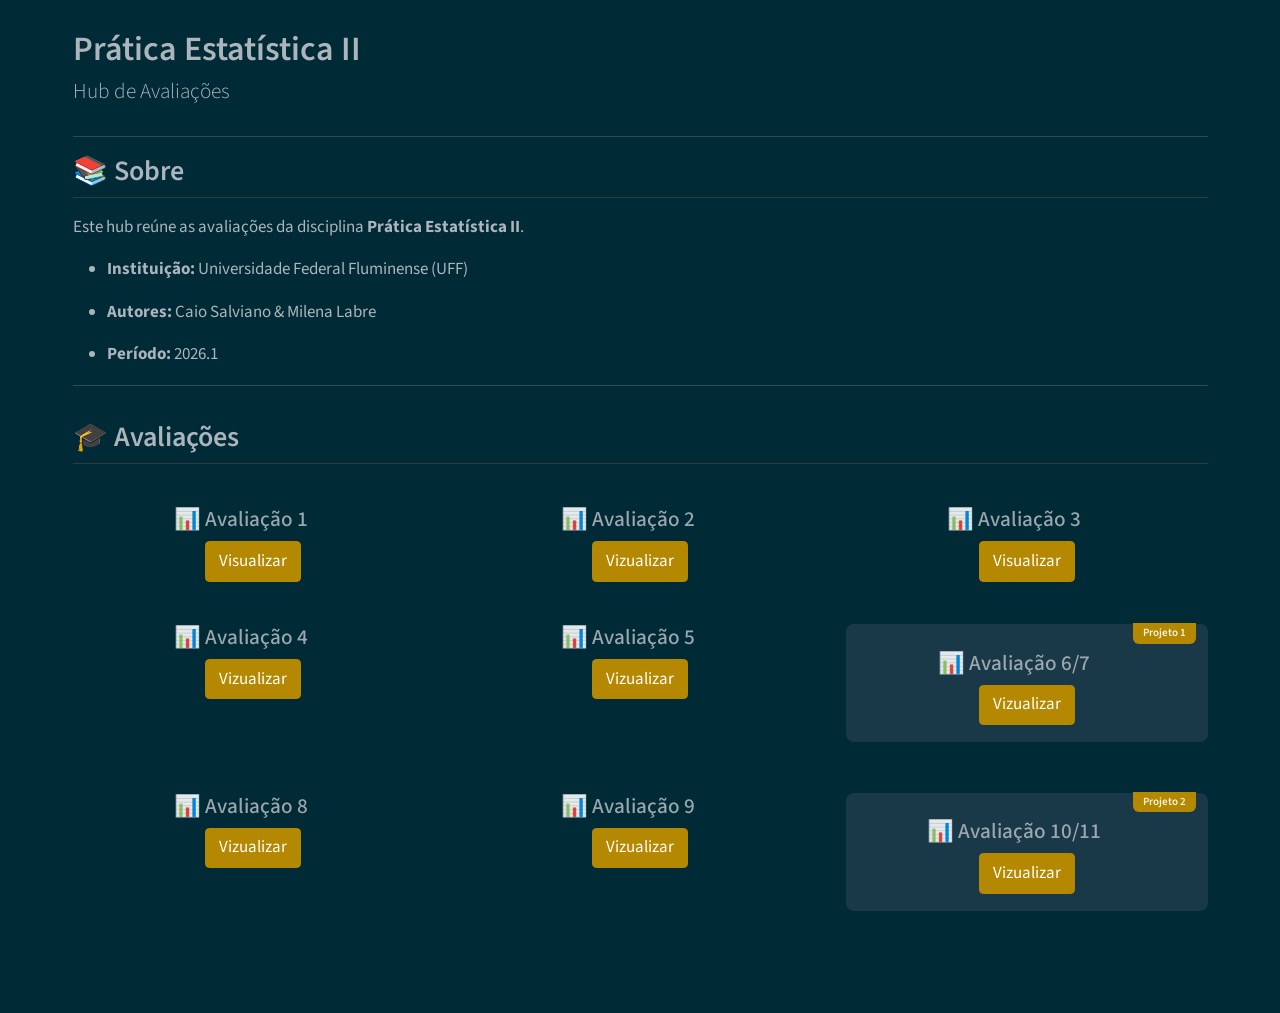
<file: docs/index.html>
<!DOCTYPE html>
<html xmlns="http://www.w3.org/1999/xhtml" lang="en" xml:lang="en"><head>

<meta charset="utf-8">
<meta name="generator" content="quarto-1.9.32">

<meta name="viewport" content="width=device-width, initial-scale=1.0, user-scalable=yes">


<title>Prática Estatística II</title>
<style>
/* Default styles provided by pandoc.
** See https://pandoc.org/MANUAL.html#variables-for-html for config info.
*/
code{white-space: pre-wrap;}
span.smallcaps{font-variant: small-caps;}
div.columns{display: flex; gap: min(4vw, 1.5em);}
div.column{flex: auto; overflow-x: auto;}
div.hanging-indent{margin-left: 1.5em; text-indent: -1.5em;}
ul.task-list{list-style: none;}
ul.task-list li input[type="checkbox"] {
  width: 0.8em;
  margin: 0 0.8em 0.2em -1em; /* quarto-specific, see https://github.com/quarto-dev/quarto-cli/issues/4556 */ 
  vertical-align: middle;
}
</style>


<script src="site_libs/quarto-nav/quarto-nav.js"></script>
<script src="site_libs/clipboard/clipboard.min.js"></script>
<script src="site_libs/quarto-search/autocomplete.umd.js"></script>
<script src="site_libs/quarto-search/fuse.min.js"></script>
<script src="site_libs/quarto-search/quarto-search.js"></script>
<meta name="quarto:offset" content="./">
<script src="site_libs/quarto-html/quarto.js" type="module"></script>
<script src="site_libs/quarto-html/tabsets/tabsets.js" type="module"></script>
<script src="site_libs/quarto-html/popper.min.js"></script>
<script src="site_libs/quarto-html/tippy.umd.min.js"></script>
<script src="site_libs/quarto-html/anchor.min.js"></script>
<link href="site_libs/quarto-html/tippy.css" rel="stylesheet">
<link href="site_libs/quarto-html/quarto-syntax-highlighting-dark-ca1cb3032aa6b9181247695f27e2facc.css" rel="stylesheet" id="quarto-text-highlighting-styles">
<script src="site_libs/bootstrap/bootstrap.min.js"></script>
<link href="site_libs/bootstrap/bootstrap-icons.css" rel="stylesheet">
<link href="site_libs/bootstrap/bootstrap-25594543a0b82430c9b0b047752f0dde.min.css" rel="stylesheet" append-hash="true" id="quarto-bootstrap" data-mode="dark">
<script id="quarto-search-options" type="application/json">{
  "location": "sidebar",
  "copy-button": false,
  "collapse-after": 3,
  "panel-placement": "start",
  "type": "textbox",
  "limit": 50,
  "keyboard-shortcut": [
    "f",
    "/",
    "s"
  ],
  "show-item-context": false,
  "language": {
    "search-no-results-text": "No results",
    "search-matching-documents-text": "matching documents",
    "search-copy-link-title": "Copy link to search",
    "search-hide-matches-text": "Hide additional matches",
    "search-more-match-text": "more match in this document",
    "search-more-matches-text": "more matches in this document",
    "search-clear-button-title": "Clear",
    "search-text-placeholder": "",
    "search-detached-cancel-button-title": "Cancel",
    "search-submit-button-title": "Submit",
    "search-label": "Search"
  }
}</script>


</head>

<body class="quarto-light">

<div id="quarto-search-results"></div>
<!-- content -->
<div id="quarto-content" class="quarto-container page-columns page-rows-contents page-layout-full">
<!-- sidebar -->
<!-- margin-sidebar -->
    
<!-- main -->
<main class="content column-page" id="quarto-document-content">

<header id="title-block-header" class="quarto-title-block default">
<div class="quarto-title">
<h1 class="title">Prática Estatística II</h1>
<p class="subtitle lead">Hub de Avaliações</p>
</div>



<div class="quarto-title-meta column-page">

    
  
    
  </div>
  


</header>


<style>
.g-col-4 {
  text-align: center;
}
.av-destaque,
.av-destaque-2 {
  position: relative;
  border-radius: 8px;
  background-color: #1a3a4a;
  margin: 1.5rem 0;
}
.av-destaque::before,
.av-destaque-2::before {
  position: absolute;
  top: -1px;
  right: 12px;
  background: #b58900;
  color: #fdf6e3;
  font-size: 0.65rem;
  font-weight: 600;
  padding: 2px 10px;
  border-radius: 0 0 6px 6px;
  z-index: 1;
}
.av-destaque::before  { content: "Projeto 1"; }
.av-destaque-2::before { content: "Projeto 2"; }
</style>
<hr>
<section id="sobre" class="level2">
<h2 class="anchored" data-anchor-id="sobre">📚 Sobre</h2>
<p>Este hub reúne as avaliações da disciplina <strong>Prática Estatística II</strong>.</p>
<ul>
<li><p><strong>Instituição:</strong> Universidade Federal Fluminense (UFF)</p></li>
<li><p><strong>Autores:</strong> Caio Salviano &amp; Milena Labre</p></li>
<li><p><strong>Período:</strong> 2026.1</p></li>
</ul>
<hr>
</section>
<section id="avaliações" class="level2">
<h2 class="anchored" data-anchor-id="avaliações">🎓 Avaliações</h2>
<div class="grid">
<section id="avaliação-1" class="level4 g-col-4">
<h4 class="anchored" data-anchor-id="avaliação-1">📊 Avaliação 1</h4>
<p><a href="Avaliacao_1/" class="btn btn-primary">Visualizar</a></p>
</section>
<section id="avaliação-2" class="level4 g-col-4">
<h4 class="anchored" data-anchor-id="avaliação-2">📊 Avaliação 2</h4>
<p><a href="Avaliacao_2/" class="btn btn-primary">Vizualizar</a></p>
</section>
<section id="avaliação-3" class="level4 g-col-4">
<h4 class="anchored" data-anchor-id="avaliação-3">📊 Avaliação 3</h4>
<p><a href="Avaliacao_3/Gabarito_AV3.pdf" class="btn btn-primary">Visualizar</a></p>
</section>
</div>
<div class="grid">
<section id="avaliação-4" class="level4 g-col-4">
<h4 class="anchored" data-anchor-id="avaliação-4">📊 Avaliação 4</h4>
<p><a href="Avaliacao_4/" class="btn btn-primary">Vizualizar</a></p>
</section>
<section id="avaliação-5" class="level4 g-col-4">
<h4 class="anchored" data-anchor-id="avaliação-5">📊 Avaliação 5</h4>
<p><a href="Avaliacao_5/" class="btn btn-primary">Vizualizar</a></p>
</section>
<section id="avaliação-67" class="level4 g-col-4 av-destaque">
<h4 class="anchored" data-anchor-id="avaliação-67">📊 Avaliação 6/7</h4>
<p><a href="Avaliacao_6/" class="btn btn-primary">Vizualizar</a></p>
</section>
</div>
<div class="grid">
<section id="avaliação-8" class="level4 g-col-4">
<h4 class="anchored" data-anchor-id="avaliação-8">📊 Avaliação 8</h4>
<p><a href="Avaliacao_8/Gabarito_AV_8.pdf" class="btn btn-primary">Vizualizar</a></p>
</section>
<section id="avaliação-9" class="level4 g-col-4">
<h4 class="anchored" data-anchor-id="avaliação-9">📊 Avaliação 9</h4>
<p><a href="Avaliacao_9/" class="btn btn-primary">Vizualizar</a></p>
</section>
<section id="avaliação-1011" class="level4 g-col-4 av-destaque-2">
<h4 class="anchored" data-anchor-id="avaliação-1011">📊 Avaliação 10/11</h4>
<p><a href="https://caiovaos-cancer-de-estomago.share.connect.posit.cloud/" class="btn btn-primary">Vizualizar</a></p>
</section>
</div>


</section>

</main> <!-- /main -->
<script id="quarto-html-after-body" type="application/javascript">
  window.document.addEventListener("DOMContentLoaded", function (event) {
    const icon = "";
    const anchorJS = new window.AnchorJS();
    anchorJS.options = {
      placement: 'right',
      icon: icon
    };
    anchorJS.add('.anchored');
    const isCodeAnnotation = (el) => {
      for (const clz of el.classList) {
        if (clz.startsWith('code-annotation-')) {                     
          return true;
        }
      }
      return false;
    }
    const onCopySuccess = function(e) {
      // button target
      const button = e.trigger;
      // don't keep focus
      button.blur();
      // flash "checked"
      button.classList.add('code-copy-button-checked');
      var currentTitle = button.getAttribute("title");
      button.setAttribute("title", "Copied!");
      let tooltip;
      if (window.bootstrap) {
        button.setAttribute("data-bs-toggle", "tooltip");
        button.setAttribute("data-bs-placement", "left");
        button.setAttribute("data-bs-title", "Copied!");
        tooltip = new bootstrap.Tooltip(button, 
          { trigger: "manual", 
            customClass: "code-copy-button-tooltip",
            offset: [0, -8]});
        tooltip.show();    
      }
      setTimeout(function() {
        if (tooltip) {
          tooltip.hide();
          button.removeAttribute("data-bs-title");
          button.removeAttribute("data-bs-toggle");
          button.removeAttribute("data-bs-placement");
        }
        button.setAttribute("title", currentTitle);
        button.classList.remove('code-copy-button-checked');
      }, 1000);
      // clear code selection
      e.clearSelection();
    }
    const getTextToCopy = function(trigger) {
      const outerScaffold = trigger.parentElement.cloneNode(true);
      const codeEl = outerScaffold.querySelector('code');
      for (const childEl of codeEl.children) {
        if (isCodeAnnotation(childEl)) {
          childEl.remove();
        }
      }
      return codeEl.innerText;
    }
    const clipboard = new window.ClipboardJS('.code-copy-button:not([data-in-quarto-modal])', {
      text: getTextToCopy
    });
    clipboard.on('success', onCopySuccess);
    if (window.document.getElementById('quarto-embedded-source-code-modal')) {
      const clipboardModal = new window.ClipboardJS('.code-copy-button[data-in-quarto-modal]', {
        text: getTextToCopy,
        container: window.document.getElementById('quarto-embedded-source-code-modal')
      });
      clipboardModal.on('success', onCopySuccess);
    }
      var localhostRegex = new RegExp(/^(?:http|https):\/\/localhost\:?[0-9]*\//);
      var mailtoRegex = new RegExp(/^mailto:/);
        var filterRegex = new RegExp('/' + window.location.host + '/');
      var isInternal = (href) => {
          return filterRegex.test(href) || localhostRegex.test(href) || mailtoRegex.test(href);
      }
      // Inspect non-navigation links and adorn them if external
     var links = window.document.querySelectorAll('a[href]:not(.nav-link):not(.navbar-brand):not(.toc-action):not(.sidebar-link):not(.sidebar-item-toggle):not(.pagination-link):not(.no-external):not([aria-hidden]):not(.dropdown-item):not(.quarto-navigation-tool):not(.about-link)');
      for (var i=0; i<links.length; i++) {
        const link = links[i];
        if (!isInternal(link.href)) {
          // undo the damage that might have been done by quarto-nav.js in the case of
          // links that we want to consider external
          if (link.dataset.originalHref !== undefined) {
            link.href = link.dataset.originalHref;
          }
        }
      }
    function tippyHover(el, contentFn, onTriggerFn, onUntriggerFn) {
      const config = {
        allowHTML: true,
        maxWidth: 500,
        delay: 100,
        arrow: false,
        appendTo: function(el) {
            return el.parentElement;
        },
        interactive: true,
        interactiveBorder: 10,
        theme: 'quarto',
        placement: 'bottom-start',
      };
      if (contentFn) {
        config.content = contentFn;
      }
      if (onTriggerFn) {
        config.onTrigger = onTriggerFn;
      }
      if (onUntriggerFn) {
        config.onUntrigger = onUntriggerFn;
      }
      window.tippy(el, config); 
    }
    const noterefs = window.document.querySelectorAll('a[role="doc-noteref"]');
    for (var i=0; i<noterefs.length; i++) {
      const ref = noterefs[i];
      tippyHover(ref, function() {
        // use id or data attribute instead here
        let href = ref.getAttribute('data-footnote-href') || ref.getAttribute('href');
        try { href = new URL(href).hash; } catch {}
        const id = href.replace(/^#\/?/, "");
        const note = window.document.getElementById(id);
        if (note) {
          return note.innerHTML;
        } else {
          return "";
        }
      });
    }
    const xrefs = window.document.querySelectorAll('a.quarto-xref');
    const processXRef = (id, note) => {
      // Strip column container classes
      const stripColumnClz = (el) => {
        el.classList.remove("page-full", "page-columns");
        if (el.children) {
          for (const child of el.children) {
            stripColumnClz(child);
          }
        }
      }
      stripColumnClz(note)
      if (id === null || id.startsWith('sec-')) {
        // Special case sections, only their first couple elements
        const container = document.createElement("div");
        if (note.children && note.children.length > 2) {
          container.appendChild(note.children[0].cloneNode(true));
          for (let i = 1; i < note.children.length; i++) {
            const child = note.children[i];
            if (child.tagName === "P" && child.innerText === "") {
              continue;
            } else {
              container.appendChild(child.cloneNode(true));
              break;
            }
          }
          if (window.Quarto?.typesetMath) {
            window.Quarto.typesetMath(container);
          }
          return container.innerHTML
        } else {
          if (window.Quarto?.typesetMath) {
            window.Quarto.typesetMath(note);
          }
          return note.innerHTML;
        }
      } else {
        // Remove any anchor links if they are present
        const anchorLink = note.querySelector('a.anchorjs-link');
        if (anchorLink) {
          anchorLink.remove();
        }
        if (window.Quarto?.typesetMath) {
          window.Quarto.typesetMath(note);
        }
        if (note.classList.contains("callout")) {
          return note.outerHTML;
        } else {
          return note.innerHTML;
        }
      }
    }
    for (var i=0; i<xrefs.length; i++) {
      const xref = xrefs[i];
      tippyHover(xref, undefined, function(instance) {
        instance.disable();
        let url = xref.getAttribute('href');
        let hash = undefined; 
        if (url.startsWith('#')) {
          hash = url;
        } else {
          try { hash = new URL(url).hash; } catch {}
        }
        if (hash) {
          const id = hash.replace(/^#\/?/, "");
          const note = window.document.getElementById(id);
          if (note !== null) {
            try {
              const html = processXRef(id, note.cloneNode(true));
              instance.setContent(html);
            } finally {
              instance.enable();
              instance.show();
            }
          } else {
            // See if we can fetch this
            fetch(url.split('#')[0])
            .then(res => res.text())
            .then(html => {
              const parser = new DOMParser();
              const htmlDoc = parser.parseFromString(html, "text/html");
              const note = htmlDoc.getElementById(id);
              if (note !== null) {
                const html = processXRef(id, note);
                instance.setContent(html);
              } 
            }).finally(() => {
              instance.enable();
              instance.show();
            });
          }
        } else {
          // See if we can fetch a full url (with no hash to target)
          // This is a special case and we should probably do some content thinning / targeting
          fetch(url)
          .then(res => res.text())
          .then(html => {
            const parser = new DOMParser();
            const htmlDoc = parser.parseFromString(html, "text/html");
            const note = htmlDoc.querySelector('main.content');
            if (note !== null) {
              // This should only happen for chapter cross references
              // (since there is no id in the URL)
              // remove the first header
              if (note.children.length > 0 && note.children[0].tagName === "HEADER") {
                note.children[0].remove();
              }
              const html = processXRef(null, note);
              instance.setContent(html);
            } 
          }).finally(() => {
            instance.enable();
            instance.show();
          });
        }
      }, function(instance) {
      });
    }
        let selectedAnnoteEl;
        const selectorForAnnotation = ( cell, annotation) => {
          let cellAttr = 'data-code-cell="' + cell + '"';
          let lineAttr = 'data-code-annotation="' +  annotation + '"';
          const selector = 'span[' + cellAttr + '][' + lineAttr + ']';
          return selector;
        }
        const selectCodeLines = (annoteEl) => {
          const doc = window.document;
          const targetCell = annoteEl.getAttribute("data-target-cell");
          const targetAnnotation = annoteEl.getAttribute("data-target-annotation");
          const annoteSpan = window.document.querySelector(selectorForAnnotation(targetCell, targetAnnotation));
          const lines = annoteSpan.getAttribute("data-code-lines").split(",");
          const lineIds = lines.map((line) => {
            return targetCell + "-" + line;
          })
          let top = null;
          let height = null;
          let parent = null;
          if (lineIds.length > 0) {
              //compute the position of the single el (top and bottom and make a div)
              const el = window.document.getElementById(lineIds[0]);
              top = el.offsetTop;
              height = el.offsetHeight;
              parent = el.parentElement.parentElement;
            if (lineIds.length > 1) {
              const lastEl = window.document.getElementById(lineIds[lineIds.length - 1]);
              const bottom = lastEl.offsetTop + lastEl.offsetHeight;
              height = bottom - top;
            }
            if (top !== null && height !== null && parent !== null) {
              // cook up a div (if necessary) and position it 
              let div = window.document.getElementById("code-annotation-line-highlight");
              if (div === null) {
                div = window.document.createElement("div");
                div.setAttribute("id", "code-annotation-line-highlight");
                div.style.position = 'absolute';
                parent.appendChild(div);
              }
              div.style.top = top - 2 + "px";
              div.style.height = height + 4 + "px";
              div.style.left = 0;
              let gutterDiv = window.document.getElementById("code-annotation-line-highlight-gutter");
              if (gutterDiv === null) {
                gutterDiv = window.document.createElement("div");
                gutterDiv.setAttribute("id", "code-annotation-line-highlight-gutter");
                gutterDiv.style.position = 'absolute';
                const codeCell = window.document.getElementById(targetCell);
                const gutter = codeCell.querySelector('.code-annotation-gutter');
                gutter.appendChild(gutterDiv);
              }
              gutterDiv.style.top = top - 2 + "px";
              gutterDiv.style.height = height + 4 + "px";
            }
            selectedAnnoteEl = annoteEl;
          }
        };
        const unselectCodeLines = () => {
          const elementsIds = ["code-annotation-line-highlight", "code-annotation-line-highlight-gutter"];
          elementsIds.forEach((elId) => {
            const div = window.document.getElementById(elId);
            if (div) {
              div.remove();
            }
          });
          selectedAnnoteEl = undefined;
        };
          // Handle positioning of the toggle
      window.addEventListener(
        "resize",
        throttle(() => {
          elRect = undefined;
          if (selectedAnnoteEl) {
            selectCodeLines(selectedAnnoteEl);
          }
        }, 10)
      );
      function throttle(fn, ms) {
      let throttle = false;
      let timer;
        return (...args) => {
          if(!throttle) { // first call gets through
              fn.apply(this, args);
              throttle = true;
          } else { // all the others get throttled
              if(timer) clearTimeout(timer); // cancel #2
              timer = setTimeout(() => {
                fn.apply(this, args);
                timer = throttle = false;
              }, ms);
          }
        };
      }
        // Attach click handler to the DT
        const annoteDls = window.document.querySelectorAll('dt[data-target-cell]');
        for (const annoteDlNode of annoteDls) {
          annoteDlNode.addEventListener('click', (event) => {
            const clickedEl = event.target;
            if (clickedEl !== selectedAnnoteEl) {
              unselectCodeLines();
              const activeEl = window.document.querySelector('dt[data-target-cell].code-annotation-active');
              if (activeEl) {
                activeEl.classList.remove('code-annotation-active');
              }
              selectCodeLines(clickedEl);
              clickedEl.classList.add('code-annotation-active');
            } else {
              // Unselect the line
              unselectCodeLines();
              clickedEl.classList.remove('code-annotation-active');
            }
          });
        }
    const findCites = (el) => {
      const parentEl = el.parentElement;
      if (parentEl) {
        const cites = parentEl.dataset.cites;
        if (cites) {
          return {
            el,
            cites: cites.split(' ')
          };
        } else {
          return findCites(el.parentElement)
        }
      } else {
        return undefined;
      }
    };
    var bibliorefs = window.document.querySelectorAll('a[role="doc-biblioref"]');
    for (var i=0; i<bibliorefs.length; i++) {
      const ref = bibliorefs[i];
      const citeInfo = findCites(ref);
      if (citeInfo) {
        tippyHover(citeInfo.el, function() {
          var popup = window.document.createElement('div');
          citeInfo.cites.forEach(function(cite) {
            var citeDiv = window.document.createElement('div');
            citeDiv.classList.add('hanging-indent');
            citeDiv.classList.add('csl-entry');
            var biblioDiv = window.document.getElementById('ref-' + cite);
            if (biblioDiv) {
              citeDiv.innerHTML = biblioDiv.innerHTML;
            }
            popup.appendChild(citeDiv);
          });
          return popup.innerHTML;
        });
      }
    }
  });
  </script>
</div> <!-- /content -->




</body></html>
</file>
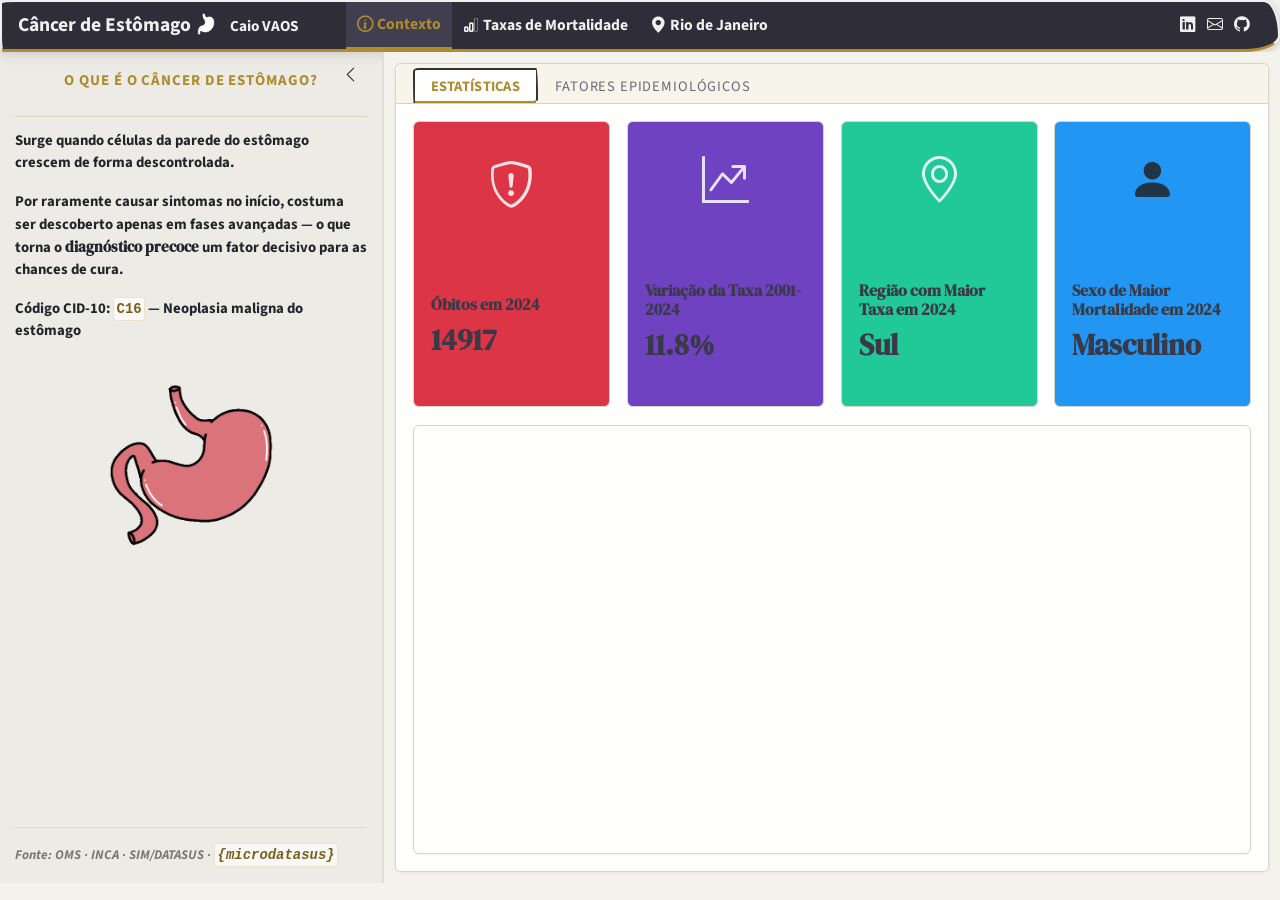
<file: Dashboard/Dashboard.html>
<!DOCTYPE html>
<html xmlns="http://www.w3.org/1999/xhtml" lang="en" xml:lang="en"><head>

<meta charset="utf-8">
<meta name="generator" content="quarto-1.9.32">

<meta name="viewport" content="width=device-width, initial-scale=1.0, user-scalable=yes">

<meta name="author" content="Caio VAOS">

<title>Câncer de Estômago </title>
<style>
/* Default styles provided by pandoc.
** See https://pandoc.org/MANUAL.html#variables-for-html for config info.
*/
code{white-space: pre-wrap;}
span.smallcaps{font-variant: small-caps;}
div.columns{display: flex; gap: min(4vw, 1.5em);}
div.column{flex: auto; overflow-x: auto;}
div.hanging-indent{margin-left: 1.5em; text-indent: -1.5em;}
ul.task-list{list-style: none;}
ul.task-list li input[type="checkbox"] {
  width: 0.8em;
  margin: 0 0.8em 0.2em -1em; /* quarto-specific, see https://github.com/quarto-dev/quarto-cli/issues/4556 */ 
  vertical-align: middle;
}
</style>


<script src="Dashboard_files/libs/clipboard/clipboard.min.js"></script>
<script src="Dashboard_files/libs/quarto-html/quarto.js" type="module"></script>
<script src="Dashboard_files/libs/quarto-html/tabsets/tabsets.js" type="module"></script>
<script src="Dashboard_files/libs/quarto-html/popper.min.js"></script>
<script src="Dashboard_files/libs/quarto-html/tippy.umd.min.js"></script>
<script src="Dashboard_files/libs/quarto-html/anchor.min.js"></script>
<link href="Dashboard_files/libs/quarto-html/tippy.css" rel="stylesheet">
<link href="Dashboard_files/libs/quarto-html/quarto-syntax-highlighting-067f8ab80d092ae3595f7402c2c9b667.css" rel="stylesheet" class="quarto-color-scheme" id="quarto-text-highlighting-styles">
<link href="Dashboard_files/libs/quarto-html/quarto-syntax-highlighting-dark-ca1cb3032aa6b9181247695f27e2facc.css" rel="stylesheet" class="quarto-color-scheme quarto-color-alternate" id="quarto-text-highlighting-styles">
<link href="Dashboard_files/libs/quarto-html/quarto-syntax-highlighting-067f8ab80d092ae3595f7402c2c9b667.css" rel="stylesheet" class="quarto-color-scheme-extra" id="quarto-text-highlighting-styles">
<script src="Dashboard_files/libs/bootstrap/bootstrap.min.js"></script>
<link href="Dashboard_files/libs/bootstrap/bootstrap-icons.css" rel="stylesheet">
<link href="Dashboard_files/libs/bootstrap/bootstrap-9334a28db1dec2f47e37dc3e45262247.min.css" rel="stylesheet" append-hash="true" class="quarto-color-scheme" id="quarto-bootstrap" data-mode="light">
<link href="Dashboard_files/libs/bootstrap/bootstrap-dark-9334a28db1dec2f47e37dc3e45262247.min.css" rel="stylesheet" append-hash="true" class="quarto-color-scheme quarto-color-alternate" id="quarto-bootstrap" data-mode="light">
<link href="Dashboard_files/libs/bootstrap/bootstrap-9334a28db1dec2f47e37dc3e45262247.min.css" rel="stylesheet" append-hash="true" class="quarto-color-scheme-extra" id="quarto-bootstrap" data-mode="light">
<script src="Dashboard_files/libs/quarto-dashboard/quarto-dashboard.js"></script>
<script src="Dashboard_files/libs/quarto-dashboard/stickythead.js"></script>



<script src="Dashboard_files/libs/quarto-dashboard/web-components.js" type="module"></script>
<script src="Dashboard_files/libs/quarto-dashboard/components.js"></script>



</head>

<body class="quarto-dashboard dashboard-fill dashboard-sidebar fullcontent quarto-light">

<header id="quarto-dashboard-header">
<nav class="navbar navbar-expand-md slim" data-bs-theme="dark">
  <div class="navbar-container container-fluid">
    <button class="navbar-toggler" type="button" data-bs-toggle="collapse" data-bs-target="#dashboard-collapse" aria-controls="dashboard-collapse" aria-expanded="false" aria-label="Toggle navigation">
      <span class="navbar-toggler-icon"></span>
    </button>    


    <div class="navbar-brand-container">


      <div class="navbar-title">
        <div class="navbar-title-text"><a href="#">Câncer de Estômago <img src="media/stomach-icon.png" height="22px" style="vertical-align:middle; margin-right:6px; margin-bottom:3px;"></a></div>
        
        <div class="navbar-author">Caio VAOS</div>
      </div>
    </div>
<div id="dashboard-collapse" class="navbar-collapse collapse"><ul class="navbar-nav navbar-nav-scroll me-auto" role="tablist"><li class="nav-item" role="presentation"><a id="tab-contexto" class="nav-link active" data-bs-toggle="tab" role="tab" data-bs-target="#contexto" data-scrolling="false" href="#contexto" aria-controls="contexto" aria-selected="true"><span class="nav-link-text">Contexto</span></a></li><li class="nav-item" role="presentation"><a id="tab-taxas-de-mortalidade" class="nav-link" data-bs-toggle="tab" role="tab" data-bs-target="#taxas-de-mortalidade" data-scrolling="false" href="#taxas-de-mortalidade" aria-controls="taxas-de-mortalidade" aria-selected="false"><span class="nav-link-text">Taxas de Mortalidade</span></a></li><li class="nav-item" role="presentation"><a id="tab-rio-de-janeiro" class="nav-link" data-bs-toggle="tab" role="tab" data-bs-target="#rio-de-janeiro" data-scrolling="false" href="#rio-de-janeiro" aria-controls="rio-de-janeiro" aria-selected="false"><span class="nav-link-text">Rio de Janeiro</span></a></li></ul><div class="quarto-dashboard-links"><a class="quarto-dashboard-link" href="https://www.linkedin.com/in/caio-salviano-310403265/"><i class="bi bi-linkedin"></i></a><a class="quarto-dashboard-link" href="mailto:caiosalviano@id.uff.br"><i class="bi bi-envelope"></i></a><a class="quarto-dashboard-link" href="https://github.com/CaioVaos"><i class="bi bi-github"></i></a></div></div></div>
</nav>
</header>
<div class="page-layout-custom quarto-dashboard-content bslib-gap-spacing html-fill-container bslib-page-fill quarto-dashboard-pages">  

<div class="bslib-grid-item html-fill-item tab-content bslib-grid" data-layout="fill" style="display: grid; grid-template-columns: minmax(3em, 1fr);
grid-auto-rows: minmax(0, 1fr);">
<div id="contexto" class="dashboard-page tab-pane show active html-fill-item html-fill-container dashboard-sidebar-container" data-orientation="columns" aria-labelledby="tab-contexto">
<div class="bslib-sidebar-layout html-fill-item html-fill-container" data-bslib-sidebar-open="desktop" data-bslib-sidebar-init="true" style=" --bslib-sidebar-width: 30%" data-bslib-sidebar-border="false" data-bslib-sidebar-border-radius="false"><div class="main html-fill-container html-fill-item"><div class="sidebar-content html-fill-item html-fill-container">
<div class="html-fill-item html-fill-container bslib-grid" style="display: grid; grid-template-columns: minmax(3em, 1fr);
grid-auto-rows: minmax(0, 1fr);">
<div class="card tabset html-fill-item html-fill-container bslib-card" data-bslib-card-init="" data-require-bs-caller="card()">
<div class="card-header dashboard-card-no-title bslib-navs-card-title">

<ul class="nav nav-tabs card-header-tabs" role="tablist" data-tabsetid="card-tabset-1"><li class="nav-item" role="presentation"><a href="#card-tabset-1-1" role="tab" data-toggle="tab" data-bs-toggle="tab" data-value="Estatísticas" aria-selected="true" class="nav-link active">Estatísticas</a></li><li class="nav-item" role="presentation"><a href="#card-tabset-1-2" role="tab" data-toggle="tab" data-bs-toggle="tab" data-value="Fatores Epidemiológicos" aria-selected="false" class="nav-link">Fatores Epidemiológicos</a></li></ul></div>


<div class="tab-content html-fill-item html-fill-container" data-tabset-id="card-tabset-1"><div class="tab-pane active show html-fill-item html-fill-container" role="tabpanel" id="card-tabset-1-1"><div class="card-body html-fill-item html-fill-container" data-title="Estatísticas">
<div class="html-fill-item html-fill-container bslib-grid" style="display: grid; grid-template-rows: minmax(3em, 40fr) minmax(3em, 60fr); grid-auto-columns: minmax(0, 1fr);">
<div class="html-fill-item html-fill-container bslib-grid" style="display: grid; grid-template-columns: minmax(3em, 1fr) minmax(3em, 1fr) minmax(3em, 1fr) minmax(3em, 1fr);
grid-auto-rows: minmax(0, 1fr);">
<div class="card valuebox cell html-fill-item html-fill-container bslib-card bslib-value-box bg-red showcase-left-center" data-bslib-card-init="" data-require-bs-caller="card()">
<div class="card-body html-fill-item html-fill-container">
<div data-icon="shield-exclamation" class="html-fill-item html-fill-container value-box-grid">
<div class="value-box-showcase html-fill-item html-fill-container">

<i class="bi bi-shield-exclamation"></i></div>
<div class="value-box-area">
<p class="value-box-title">
Óbitos em 2024
</p>
<p class="value-box-value">
14917
</p>
</div>
</div>
</div>
<script data-bslib-card-init="">bslib.Card.initializeAllCards();</script></div><div class="card valuebox cell html-fill-item html-fill-container bslib-card bslib-value-box bg-purple showcase-left-center" data-bslib-card-init="" data-require-bs-caller="card()">
<div class="card-body html-fill-item html-fill-container">
<div data-icon="graph-up-arrow" class="html-fill-item html-fill-container value-box-grid">
<div class="value-box-showcase html-fill-item html-fill-container">

<i class="bi bi-graph-up-arrow"></i></div>
<div class="value-box-area">
<p class="value-box-title">
Variação da Taxa 2001-2024
</p>
<p class="value-box-value">
11.8%
</p>
</div>
</div>
</div>
<script data-bslib-card-init="">bslib.Card.initializeAllCards();</script></div><div class="card valuebox cell html-fill-item html-fill-container bslib-card bslib-value-box bg-teal showcase-left-center" data-bslib-card-init="" data-require-bs-caller="card()">
<div class="card-body html-fill-item html-fill-container">
<div data-icon="geo-alt" class="html-fill-item html-fill-container value-box-grid">
<div class="value-box-showcase html-fill-item html-fill-container">

<i class="bi bi-geo-alt"></i></div>
<div class="value-box-area">
<p class="value-box-title">
Região com Maior Taxa em 2024
</p>
<p class="value-box-value">
Sul
</p>
</div>
</div>
</div>
<script data-bslib-card-init="">bslib.Card.initializeAllCards();</script></div><div class="card valuebox cell html-fill-item html-fill-container bslib-card bslib-value-box showcase-left-center" data-bslib-card-init="" data-require-bs-caller="card()" style=" background: #2196F3;">
<div class="card-body html-fill-item html-fill-container">
<div data-icon="person-fill" class="html-fill-item html-fill-container value-box-grid">
<div class="value-box-showcase html-fill-item html-fill-container">

<i class="bi bi-person-fill"></i></div>
<div class="value-box-area">
<p class="value-box-title">
Sexo de Maior Mortalidade em 2024
</p>
<p class="value-box-value">
Masculino
</p>
</div>
</div>
</div>
<script data-bslib-card-init="">bslib.Card.initializeAllCards();</script></div>
</div>
<div class="html-fill-item html-fill-container bslib-grid" style="display: grid; grid-template-columns: minmax(3em, 1fr);
grid-auto-rows: minmax(0, 1fr);">
<div class="card cell html-fill-item html-fill-container bslib-card" data-bslib-card-init="" data-require-bs-caller="card()" data-full-screen="false">
<div class="card-body html-fill-item html-fill-container">
<div class="cell-output-display html-fill-item html-fill-container">
<div class="shiny-plot-output html-fill-item html-fill-container" id="serie_br" style="width:100%;height:400px;"></div>
</div>
</div>
<bslib-tooltip placement="auto" bsoptions="[]" data-require-bs-version="5" data-require-bs-caller="tooltip()">
    <template>Expand</template>
    <span class="bslib-full-screen-enter badge rounded-pill">
        <svg xmlns="http://www.w3.org/2000/svg" viewbox="0 0 24 24" style="height:1em;width:1em;" aria-hidden="true" role="img"><path d="M20 5C20 4.4 19.6 4 19 4H13C12.4 4 12 3.6 12 3C12 2.4 12.4 2 13 2H21C21.6 2 22 2.4 22 3V11C22 11.6 21.6 12 21 12C20.4 12 20 11.6 20 11V5ZM4 19C4 19.6 4.4 20 5 20H11C11.6 20 12 20.4 12 21C12 21.6 11.6 22 11 22H3C2.4 22 2 21.6 2 21V13C2 12.4 2.4 12 3 12C3.6 12 4 12.4 4 13V19Z"></path></svg>
    </span>
</bslib-tooltip><script data-bslib-card-init="">bslib.Card.initializeAllCards();</script></div>
</div>
</div>
</div></div><div class="tab-pane html-fill-item html-fill-container" role="tabpanel" id="card-tabset-1-2"><div class="card-body html-fill-item html-fill-container" data-title="Fatores Epidemiológicos">
<div class="html-fill-item html-fill-container bslib-grid" style="display: grid; grid-template-rows: minmax(3em, 40fr) minmax(3em, 60fr); grid-auto-columns: minmax(0, 1fr);">
<div class="html-fill-item html-fill-container bslib-grid" style="display: grid; grid-template-columns: minmax(3em, 50fr) minmax(3em, 50fr);
grid-auto-rows: minmax(0, 1fr);">
<div class="html-fill-item html-fill-container bslib-grid" style="display: grid; grid-template-rows: minmax(3em, max-content); grid-auto-columns: minmax(0, 1fr);">
<div class="card html-fill-item html-fill-container bslib-card" data-fill="false" data-bslib-card-init="" data-require-bs-caller="card()">
<div class="card-body html-fill-item html-fill-container">
<div style="text-align: center; border-bottom: 1px solid #ae8b2d44; padding-bottom: 0.4rem; margin-bottom: 0.75rem;" class="html-fill-item html-fill-container">
<span style="font-size: 0.78rem; font-weight: 700; text-transform: uppercase; letter-spacing: 0.08em; color: #ae8b2d !important;">Onde o tumor se desenvolve</span>
</div>
<div style="border-left: 3px solid #ae8b2d; padding-left: 0.75rem; margin-bottom: 0.5rem; font-size: 0.86rem;" class="html-fill-item html-fill-container">
<p><strong>Parede interna do estômago</strong> — onde o tumor tem origem</p>
</div>
<div style="border-left: 3px solid #c0392b; padding-left: 0.75rem; margin-bottom: 0.5rem; font-size: 0.86rem;" class="html-fill-item html-fill-container">
<p><strong>Gânglios linfáticos</strong> — primeira via de espalhamento</p>
</div>
<div style="border-left: 3px solid #52515e; padding-left: 0.75rem; margin-bottom: 0.5rem; font-size: 0.86rem;" class="html-fill-item html-fill-container">
<p><strong>Fígado · Peritônio · Pulmões</strong> — órgãos atingidos em estágios avançados</p>
</div>
</div>
<script data-bslib-card-init="">bslib.Card.initializeAllCards();</script></div>
</div><div class="html-fill-item html-fill-container bslib-grid" style="display: grid; grid-template-rows: minmax(3em, max-content); grid-auto-columns: minmax(0, 1fr);">
<div class="card html-fill-item html-fill-container bslib-card" data-fill="false" data-bslib-card-init="" data-require-bs-caller="card()">
<div class="card-body html-fill-item html-fill-container">
<div style="text-align: center; border-bottom: 1px solid #ae8b2d44; padding-bottom: 0.4rem; margin-bottom: 0.75rem;" class="html-fill-item html-fill-container">
<span style="font-size: 0.78rem; font-weight: 700; text-transform: uppercase; letter-spacing: 0.08em; color: #ae8b2d !important;">Sinais de alerta</span>
</div>
<div style="display: grid; grid-template-columns: 1fr 1fr; gap: 0.4rem;" class="html-fill-item html-fill-container">
<div style="background: #f7f6f2; border-radius: 5px; padding: 0.4rem 0.7rem; font-size: 0.83rem; border-left: 2px solid #ae8b2d44;" class="html-fill-item html-fill-container">
<p>Dor no estômago</p>
</div>
<div style="background: #f7f6f2; border-radius: 5px; padding: 0.4rem 0.7rem; font-size: 0.83rem; border-left: 2px solid #ae8b2d44;" class="html-fill-item html-fill-container">
<p>Estômago cheio</p>
</div>
<div style="background: #f7f6f2; border-radius: 5px; padding: 0.4rem 0.7rem; font-size: 0.83rem; border-left: 2px solid #ae8b2d44;" class="html-fill-item html-fill-container">
<p>Perda de peso</p>
</div>
<div style="background: #f7f6f2; border-radius: 5px; padding: 0.4rem 0.7rem; font-size: 0.83rem; border-left: 2px solid #ae8b2d44;" class="html-fill-item html-fill-container">
<p>Náuseas frequentes</p>
</div>
<div style="background: #f7f6f2; border-radius: 5px; padding: 0.4rem 0.7rem; font-size: 0.83rem; border-left: 2px solid #ae8b2d44;" class="html-fill-item html-fill-container">
<p>Dificuldade de engolir</p>
</div>
<div style="background: #f7f6f2; border-radius: 5px; padding: 0.4rem 0.7rem; font-size: 0.83rem; border-left: 2px solid #ae8b2d44;" class="html-fill-item html-fill-container">
<p>Sangramento digestivo</p>
</div>
</div>
</div>
<script data-bslib-card-init="">bslib.Card.initializeAllCards();</script></div>
</div>
</div>
<div class="html-fill-item html-fill-container bslib-grid" style="display: grid; grid-template-columns: minmax(3em, 50fr) minmax(3em, 50fr);
grid-auto-rows: minmax(0, 1fr);">
<div class="html-fill-item html-fill-container bslib-grid" style="display: grid; grid-template-rows: minmax(3em, max-content); grid-auto-columns: minmax(0, 1fr);">
<div class="card html-fill-item html-fill-container bslib-card" data-fill="false" data-bslib-card-init="" data-require-bs-caller="card()">
<div class="card-body html-fill-item html-fill-container">
<div style="text-align: center; border-bottom: 1px solid #ae8b2d44; padding-bottom: 0.4rem; margin-bottom: 0.75rem;" class="html-fill-item html-fill-container">
<span style="font-size: 0.78rem; font-weight: 700; text-transform: uppercase; letter-spacing: 0.08em; color: #ae8b2d !important;">O que aumenta o risco</span>
</div>
<ul>
<li><strong>Bactéria <em>H. pylori</em></strong> — principal causa conhecida</li>
<li><strong>Dieta</strong> — excesso de sal, alimentos defumados e embutidos</li>
<li><strong>Tabagismo</strong> — eleva o risco em cerca de 60%</li>
<li><strong>Álcool</strong> — associação moderada com o desenvolvimento</li>
<li><strong>Histórico familiar</strong> — parentes de primeiro grau com a doença</li>
</ul>
</div>
<script data-bslib-card-init="">bslib.Card.initializeAllCards();</script></div>
</div><div class="html-fill-item html-fill-container bslib-grid" style="display: grid; grid-template-rows: minmax(3em, max-content); grid-auto-columns: minmax(0, 1fr);">
<div class="card html-fill-item html-fill-container bslib-card" data-fill="false" data-bslib-card-init="" data-require-bs-caller="card()">
<div class="card-body html-fill-item html-fill-container">
<div style="text-align: center; border-bottom: 1px solid #ae8b2d44; padding-bottom: 0.4rem; margin-bottom: 0.75rem;" class="html-fill-item html-fill-container">
<span style="font-size: 0.78rem; font-weight: 700; text-transform: uppercase; letter-spacing: 0.08em; color: #ae8b2d !important;">Como se proteger</span>
</div>
<div style="display: grid; grid-template-columns: 1fr 1fr; gap: 0.6rem;" class="html-fill-item html-fill-container">
<div style="background: #f0f7f0; border-left: 3px solid #27ae60; border-radius: 0 5px 5px 0; padding: 0.6rem 0.9rem; font-size: 0.86rem;" class="html-fill-item html-fill-container">
<span style="display: block; text-align: center;"><strong>Prevenção</strong></span>
<p>· Tratar a bactéria <em>H. pylori</em><br>
· Reduzir sal e defumados<br>
· Parar de fumar</p>
</div>
<div style="background: #f0f4f7; border-left: 3px solid #2980b9; border-radius: 0 5px 5px 0; padding: 0.6rem 0.9rem; font-size: 0.86rem;" class="html-fill-item html-fill-container">
<span style="display: block; text-align: center;"><strong>Detecção precoce</strong></span>
<p>· Endoscopia para grupos de risco<br>
· Acompanhamento com histórico familiar<br>
· Brasil <strong>ainda não tem</strong> rastreamento nacional</p>
</div>
</div>
</div>
<script data-bslib-card-init="">bslib.Card.initializeAllCards();</script></div>
</div>
</div>
</div>
</div></div></div><script data-bslib-card-init="">bslib.Card.initializeAllCards();</script></div>
</div>
</div></div><aside id="bslib-sidebar-1" class="sidebar html-fill-container html-fill-item"><div class="html-fill-item html-fill-container">
<div style="text-align: center; font-size: 0.88rem; font-weight: 700; text-transform: uppercase; letter-spacing: 0.06em; color: #ae8b2d; border-bottom: 1px solid #ae8b2d44; padding-bottom: 0.4rem; margin-bottom: 0.75rem;">
<p>O que é o Câncer de Estômago?</p>
</div>
<p>Surge quando células da parede do estômago crescem de forma descontrolada.</p>
<p>Por raramente causar sintomas no início, costuma ser descoberto apenas em fases avançadas — o que torna o <strong>diagnóstico precoce</strong> um fator decisivo para as chances de cura.</p>
<p>Código CID-10: <code>C16</code> — Neoplasia maligna do estômago</p>
<div style="text-align: center;">
<p><img src="media/estomago.gif" class="img-fluid" style="width:60.0%"></p>
</div>
<div class="sidebar-footer">
<p>Fonte: OMS · INCA · SIM/DATASUS · <code>{microdatasus}</code></p>
</div>
</div></aside>
<button class="collapse-toggle" type="button" title="Toggle sidebar" aria-expanded="true" aria-controls="bslib-sidebar-1">
    <svg xmlns="http://www.w3.org/2000/svg" viewbox="0 0 16 16" class="bi bi-chevron-left collapse-icon" style="fill:currentColor;" aria-hidden="true" role="img">
      <path fill-rule="evenodd" d="M11.354 1.646a.5.5 0 0 1 0 .708L5.707 8l5.647 5.646a.5.5 0 0 1-.708.708l-6-6a.5.5 0 0 1 0-.708l6-6a.5.5 0 0 1 .708 0z"></path>
    </svg>
</button>
<script data-bslib-sidebar-init="">
bslib.Sidebar.initCollapsibleAll()
</script>
</div>
</div><div id="taxas-de-mortalidade" class="dashboard-page tab-pane grid-skip html-fill-item html-fill-container dashboard-sidebar-container" data-orientation="columns" aria-labelledby="tab-taxas-de-mortalidade">
<div class="bslib-sidebar-layout html-fill-item html-fill-container" data-bslib-sidebar-open="desktop" data-bslib-sidebar-init="true" style=" --bslib-sidebar-width: 20%"><div class="main html-fill-container html-fill-item"><div class="sidebar-content html-fill-item html-fill-container">
<div class="html-fill-item html-fill-container bslib-grid" style="display: grid; grid-template-columns: minmax(3em, 1fr);
grid-auto-rows: minmax(0, 1fr);">
<div class="card tabset html-fill-item html-fill-container bslib-card" data-bslib-card-init="" data-require-bs-caller="card()">
<div class="card-header dashboard-card-no-title bslib-navs-card-title">

<ul class="nav nav-tabs card-header-tabs" role="tablist" data-tabsetid="card-tabset-11"><li class="nav-item" role="presentation"><a href="#card-tabset-11-1" role="tab" data-toggle="tab" data-bs-toggle="tab" data-value="Espacial" aria-selected="true" class="nav-link active">Espacial</a></li><li class="nav-item" role="presentation"><a href="#card-tabset-11-2" role="tab" data-toggle="tab" data-bs-toggle="tab" data-value="Etário" aria-selected="false" class="nav-link">Etário</a></li></ul></div>


<div class="tab-content html-fill-item html-fill-container" data-tabset-id="card-tabset-11"><div class="tab-pane active show html-fill-item html-fill-container" role="tabpanel" id="card-tabset-11-1"><div class="card-body html-fill-item html-fill-container" data-title="Espacial">
<div class="html-fill-item html-fill-container bslib-grid" style="display: grid; grid-template-rows: minmax(3em, 50fr) minmax(3em, 50fr); grid-auto-columns: minmax(0, 1fr);">
<div class="html-fill-item html-fill-container bslib-grid" style="display: grid; grid-template-columns: minmax(3em, 50fr) minmax(3em, 50fr);
grid-auto-rows: minmax(0, 1fr);">
<div class="html-fill-item html-fill-container bslib-grid" style="display: grid; grid-template-rows: minmax(3em, 1fr); grid-auto-columns: minmax(0, 1fr);">
<div class="card cell html-fill-item html-fill-container bslib-card" data-bslib-card-init="" data-require-bs-caller="card()" data-full-screen="false">
<div class="card-body html-fill-item html-fill-container">
<div class="cell-output-display html-fill-item html-fill-container">
<div class="shiny-plot-output html-fill-item html-fill-container" id="barras" style="width:100%;height:400px;"></div>
</div>
</div>
<bslib-tooltip placement="auto" bsoptions="[]" data-require-bs-version="5" data-require-bs-caller="tooltip()">
    <template>Expand</template>
    <span class="bslib-full-screen-enter badge rounded-pill">
        <svg xmlns="http://www.w3.org/2000/svg" viewbox="0 0 24 24" style="height:1em;width:1em;" aria-hidden="true" role="img"><path d="M20 5C20 4.4 19.6 4 19 4H13C12.4 4 12 3.6 12 3C12 2.4 12.4 2 13 2H21C21.6 2 22 2.4 22 3V11C22 11.6 21.6 12 21 12C20.4 12 20 11.6 20 11V5ZM4 19C4 19.6 4.4 20 5 20H11C11.6 20 12 20.4 12 21C12 21.6 11.6 22 11 22H3C2.4 22 2 21.6 2 21V13C2 12.4 2.4 12 3 12C3.6 12 4 12.4 4 13V19Z"></path></svg>
    </span>
</bslib-tooltip><script data-bslib-card-init="">bslib.Card.initializeAllCards();</script></div>
</div><div class="html-fill-item html-fill-container bslib-grid" style="display: grid; grid-template-rows: minmax(3em, 1fr); grid-auto-columns: minmax(0, 1fr);">
<div class="card cell html-fill-item html-fill-container bslib-card" data-bslib-card-init="" data-require-bs-caller="card()">
<div class="card-body html-fill-item html-fill-container" style="padding: 0;">
<div class="cell-output-display html-fill-item html-fill-container">
<div class="shiny-plot-output html-fill-item html-fill-container" id="mapa_br" style="width:100%;height:100%;"></div>
</div>
</div>
<script data-bslib-card-init="">bslib.Card.initializeAllCards();</script></div>
</div>
</div>
<div class="html-fill-item html-fill-container bslib-grid" style="display: grid; grid-template-columns: minmax(3em, 1fr);
grid-auto-rows: minmax(0, 1fr);">
<div class="card cell html-fill-item html-fill-container bslib-card" data-bslib-card-init="" data-require-bs-caller="card()" data-full-screen="false">
<div class="card-body html-fill-item html-fill-container">
<div class="cell-output-display html-fill-item html-fill-container">
<div class="plotly html-widget html-widget-output shiny-report-size shiny-report-theme html-fill-item html-fill-container" id="serie" style="width:100%;height:400px;"></div>
</div>
</div>
<bslib-tooltip placement="auto" bsoptions="[]" data-require-bs-version="5" data-require-bs-caller="tooltip()">
    <template>Expand</template>
    <span class="bslib-full-screen-enter badge rounded-pill">
        <svg xmlns="http://www.w3.org/2000/svg" viewbox="0 0 24 24" style="height:1em;width:1em;" aria-hidden="true" role="img"><path d="M20 5C20 4.4 19.6 4 19 4H13C12.4 4 12 3.6 12 3C12 2.4 12.4 2 13 2H21C21.6 2 22 2.4 22 3V11C22 11.6 21.6 12 21 12C20.4 12 20 11.6 20 11V5ZM4 19C4 19.6 4.4 20 5 20H11C11.6 20 12 20.4 12 21C12 21.6 11.6 22 11 22H3C2.4 22 2 21.6 2 21V13C2 12.4 2.4 12 3 12C3.6 12 4 12.4 4 13V19Z"></path></svg>
    </span>
</bslib-tooltip><script data-bslib-card-init="">bslib.Card.initializeAllCards();</script></div>
</div>
</div>
</div></div><div class="tab-pane html-fill-item html-fill-container" role="tabpanel" id="card-tabset-11-2"><div class="card-body html-fill-item html-fill-container" data-title="Etário">
<div class="html-fill-item html-fill-container bslib-grid" style="display: grid; grid-template-rows: minmax(3em, 1fr); grid-auto-columns: minmax(0, 1fr);">
<div class="card cell html-fill-item html-fill-container bslib-card" data-bslib-card-init="" data-require-bs-caller="card()" data-full-screen="false">
<div class="card-body html-fill-item html-fill-container">
<div class="cell-output-display html-fill-item html-fill-container">
<div class="shiny-plot-output html-fill-item html-fill-container" id="piramide" style="width:100%;height:400px;"></div>
</div>
</div>
<bslib-tooltip placement="auto" bsoptions="[]" data-require-bs-version="5" data-require-bs-caller="tooltip()">
    <template>Expand</template>
    <span class="bslib-full-screen-enter badge rounded-pill">
        <svg xmlns="http://www.w3.org/2000/svg" viewbox="0 0 24 24" style="height:1em;width:1em;" aria-hidden="true" role="img"><path d="M20 5C20 4.4 19.6 4 19 4H13C12.4 4 12 3.6 12 3C12 2.4 12.4 2 13 2H21C21.6 2 22 2.4 22 3V11C22 11.6 21.6 12 21 12C20.4 12 20 11.6 20 11V5ZM4 19C4 19.6 4.4 20 5 20H11C11.6 20 12 20.4 12 21C12 21.6 11.6 22 11 22H3C2.4 22 2 21.6 2 21V13C2 12.4 2.4 12 3 12C3.6 12 4 12.4 4 13V19Z"></path></svg>
    </span>
</bslib-tooltip><script data-bslib-card-init="">bslib.Card.initializeAllCards();</script></div>
</div>
</div></div></div><script data-bslib-card-init="">bslib.Card.initializeAllCards();</script></div>
</div>
</div></div><aside id="bslib-sidebar-2" class="sidebar html-fill-container html-fill-item"><div class="html-fill-item html-fill-container">
<div style="display: flex; align-items: center; justify-content: center; text-align: center; font-size: 0.78rem; font-weight: 700; text-transform: uppercase; letter-spacing: 0.08em; color: #ae8b2d; border-top: 1px solid #ae8b2d44; border-bottom: 1px solid #ae8b2d44; padding: 0.6rem 0; margin-bottom: 1rem;">
<p>Painel de Seleção</p>
</div>
<div class="cell-output-display no-overflow-x">
<div class="form-group shiny-input-container">
<label class="control-label" id="territorio-label" for="territorio">Nível Geográfico:</label>
<div>
<select id="territorio" class="shiny-input-select"><option value="Brasil" selected="">Brasil</option>
<option value="Regional">Regional</option>
<option value="Estadual">Estadual</option></select>
<script type="application/json" data-for="territorio" data-nonempty="">{"plugins":["selectize-plugin-a11y"]}</script>
</div>
</div>
</div>
<hr>
<div class="cell-output-display">
<div class="form-group shiny-input-container no-baseline" style="width:100%;">
<label class="control-label" id="ano-label" for="ano">Ano:</label>
<input class="js-range-slider" id="ano" data-skin="shiny" data-min="2001" data-max="2024" data-from="2024" data-step="1" data-grid="true" data-grid-num="7.66666666666667" data-grid-snap="false" data-prettify-separator="" data-prettify-enabled="false" data-keyboard="true" data-data-type="number">
</div>
</div>
<div class="cell-output-display">
<button id="play" type="button" class="btn btn-default action-button" style="width:100%; margin-top:4px;"><span class="action-icon"><i class="fas fa-play" role="presentation" aria-label="play icon"></i></span></button>
</div>
<hr>
<p>Pirâmide Etária</p>
<div class="cell-output-display no-overflow-x">
<div class="form-group shiny-input-container">
<label class="control-label" id="local-label" for="local">Local:</label>
<div>
<select id="local" class="shiny-input-select"><option value="Brasil" selected="">Brasil</option>
<option value="Norte">Norte</option>
<option value="Nordeste">Nordeste</option>
<option value="Centro-Oeste">Centro-Oeste</option>
<option value="Sudeste">Sudeste</option>
<option value="Sul">Sul</option></select>
<script type="application/json" data-for="local" data-nonempty="">{"plugins":["selectize-plugin-a11y"]}</script>
</div>
</div>
</div>
<div class="sidebar-footer">
<p>Fonte: SIM/DATASUS · <code>{microdatasus}</code></p>
</div>
</div></aside>
<button class="collapse-toggle" type="button" title="Toggle sidebar" aria-expanded="true" aria-controls="bslib-sidebar-2">
    <svg xmlns="http://www.w3.org/2000/svg" viewbox="0 0 16 16" class="bi bi-chevron-left collapse-icon" style="fill:currentColor;" aria-hidden="true" role="img">
      <path fill-rule="evenodd" d="M11.354 1.646a.5.5 0 0 1 0 .708L5.707 8l5.647 5.646a.5.5 0 0 1-.708.708l-6-6a.5.5 0 0 1 0-.708l6-6a.5.5 0 0 1 .708 0z"></path>
    </svg>
</button>
<script data-bslib-sidebar-init="">
bslib.Sidebar.initCollapsibleAll()
</script>
</div>
</div><div id="rio-de-janeiro" class="dashboard-page tab-pane grid-skip html-fill-item html-fill-container dashboard-sidebar-container" data-orientation="columns" aria-labelledby="tab-rio-de-janeiro">
<div class="bslib-sidebar-layout html-fill-item html-fill-container" data-bslib-sidebar-open="desktop" data-bslib-sidebar-init="true" style=" --bslib-sidebar-width: 20%"><div class="main html-fill-container html-fill-item"><div class="sidebar-content html-fill-item html-fill-container">
<div class="html-fill-item html-fill-container bslib-grid" style="display: grid; grid-template-columns: minmax(3em, 80fr);
grid-auto-rows: minmax(0, 1fr);">
<div class="html-fill-item html-fill-container bslib-grid" style="display: grid; grid-template-rows: minmax(3em, 50fr) minmax(3em, 50fr); grid-auto-columns: minmax(0, 1fr);">
<div class="html-fill-item html-fill-container bslib-grid" style="display: grid; grid-template-columns: minmax(3em, 25fr) minmax(3em, 25fr) minmax(3em, 50fr);
grid-auto-rows: minmax(0, 1fr);">
<div class="html-fill-item html-fill-container bslib-grid" data-height="50%" style="display: grid; grid-template-rows: minmax(3em, 1fr) minmax(3em, 1fr); grid-auto-columns: minmax(0, 1fr);">
<div class="card cell html-fill-item html-fill-container bslib-card" data-bslib-card-init="" data-require-bs-caller="card()">
<div class="card-body html-fill-item html-fill-container">
<div class="cell-output-display html-fill-item html-fill-container no-overflow-x">
<div id="vbox_obitos_rj" class="shiny-html-output html-fill-item html-fill-container"></div>
</div>
</div>
<script data-bslib-card-init="">bslib.Card.initializeAllCards();</script></div>
<div class="card cell html-fill-item html-fill-container bslib-card" data-bslib-card-init="" data-require-bs-caller="card()">
<div class="card-body html-fill-item html-fill-container">
<div class="cell-output-display html-fill-item html-fill-container no-overflow-x">
<div id="vbox_masc_rj" class="shiny-html-output html-fill-item html-fill-container"></div>
</div>
</div>
<script data-bslib-card-init="">bslib.Card.initializeAllCards();</script></div>
</div><div class="html-fill-item html-fill-container bslib-grid" data-height="50%" style="display: grid; grid-template-rows: minmax(3em, 1fr) minmax(3em, 1fr); grid-auto-columns: minmax(0, 1fr);">
<div class="card cell html-fill-item html-fill-container bslib-card" data-bslib-card-init="" data-require-bs-caller="card()">
<div class="card-body html-fill-item html-fill-container">
<div class="cell-output-display html-fill-item html-fill-container no-overflow-x">
<div id="vbox_pop_rj" class="shiny-html-output html-fill-item html-fill-container"></div>
</div>
</div>
<script data-bslib-card-init="">bslib.Card.initializeAllCards();</script></div>
<div class="card cell html-fill-item html-fill-container bslib-card" data-bslib-card-init="" data-require-bs-caller="card()">
<div class="card-body html-fill-item html-fill-container">
<div class="cell-output-display html-fill-item html-fill-container no-overflow-x">
<div id="vbox_fem_rj" class="shiny-html-output html-fill-item html-fill-container"></div>
</div>
</div>
<script data-bslib-card-init="">bslib.Card.initializeAllCards();</script></div>
</div><div class="html-fill-item html-fill-container bslib-grid" style="display: grid; grid-template-columns: minmax(3em, 1fr);
grid-auto-rows: minmax(0, 1fr);">
<div class="card cell html-fill-item html-fill-container bslib-card" data-bslib-card-init="" data-require-bs-caller="card()">
<div class="card-body html-fill-item html-fill-container" style="padding: 0;">
<div class="cell-output-display html-fill-item html-fill-container">
<div class="girafe html-widget html-widget-output shiny-report-size html-fill-item html-fill-container" id="mapa_rj" style="width:100%;height:100vh;"></div>
</div>
</div>
<script data-bslib-card-init="">bslib.Card.initializeAllCards();</script></div>
</div>
</div>
<div class="html-fill-item html-fill-container bslib-grid" style="display: grid; grid-template-rows: minmax(3em, 1fr); grid-auto-columns: minmax(0, 1fr);">
<div class="card cell html-fill-item html-fill-container bslib-card" data-bslib-card-init="" data-require-bs-caller="card()" data-full-screen="false">
<div class="card-body html-fill-item html-fill-container">
<div class="cell-output-display html-fill-item html-fill-container">
<div class="shiny-plot-output html-fill-item html-fill-container" id="serie_rj" style="width:100%;height:400px;"></div>
</div>
</div>
<bslib-tooltip placement="auto" bsoptions="[]" data-require-bs-version="5" data-require-bs-caller="tooltip()">
    <template>Expand</template>
    <span class="bslib-full-screen-enter badge rounded-pill">
        <svg xmlns="http://www.w3.org/2000/svg" viewbox="0 0 24 24" style="height:1em;width:1em;" aria-hidden="true" role="img"><path d="M20 5C20 4.4 19.6 4 19 4H13C12.4 4 12 3.6 12 3C12 2.4 12.4 2 13 2H21C21.6 2 22 2.4 22 3V11C22 11.6 21.6 12 21 12C20.4 12 20 11.6 20 11V5ZM4 19C4 19.6 4.4 20 5 20H11C11.6 20 12 20.4 12 21C12 21.6 11.6 22 11 22H3C2.4 22 2 21.6 2 21V13C2 12.4 2.4 12 3 12C3.6 12 4 12.4 4 13V19Z"></path></svg>
    </span>
</bslib-tooltip><script data-bslib-card-init="">bslib.Card.initializeAllCards();</script></div>
<div id="3ade8a4a-fb1d-4a6c-8409-ac45482d5fc9" class="hidden html-fill-item html-fill-container">

</div>
</div>
</div>
</div>
</div></div><aside id="bslib-sidebar-3" class="sidebar html-fill-container html-fill-item"><div class="html-fill-item html-fill-container">
<div style="display: flex; align-items: center; justify-content: center; text-align: center; font-size: 0.78rem; font-weight: 700; text-transform: uppercase; letter-spacing: 0.08em; color: #ae8b2d; border-top: 1px solid #ae8b2d44; border-bottom: 1px solid #ae8b2d44; padding: 0.6rem 0; margin-bottom: 1rem;">
<p>Painel de Seleção</p>
</div>
<div class="cell-output-display no-overflow-x">
<div class="form-group shiny-input-container">
<label class="control-label" id="muni-label" for="muni">Município:</label>
<div>
<select id="muni" class="shiny-input-select"><optgroup label="Estado">
<option value="Rio de Janeiro (Estado)" selected="">Rio de Janeiro (Estado)</option>
</optgroup>
<optgroup label="Municípios">
<option value="Angra dos Reis">Angra dos Reis</option>
<option value="Aperibé">Aperibé</option>
<option value="Araruama">Araruama</option>
<option value="Areal">Areal</option>
<option value="Armação dos Búzios">Armação dos Búzios</option>
<option value="Arraial do Cabo">Arraial do Cabo</option>
<option value="Barra do Piraí">Barra do Piraí</option>
<option value="Barra Mansa">Barra Mansa</option>
<option value="Belford Roxo">Belford Roxo</option>
<option value="Bom Jardim">Bom Jardim</option>
<option value="Bom Jesus do Itabapoana">Bom Jesus do Itabapoana</option>
<option value="Cabo Frio">Cabo Frio</option>
<option value="Cachoeiras de Macacu">Cachoeiras de Macacu</option>
<option value="Cambuci">Cambuci</option>
<option value="Carapebus">Carapebus</option>
<option value="Comendador Levy Gasparian">Comendador Levy Gasparian</option>
<option value="Campos dos Goytacazes">Campos dos Goytacazes</option>
<option value="Cantagalo">Cantagalo</option>
<option value="Cardoso Moreira">Cardoso Moreira</option>
<option value="Carmo">Carmo</option>
<option value="Casimiro de Abreu">Casimiro de Abreu</option>
<option value="Conceição de Macabu">Conceição de Macabu</option>
<option value="Cordeiro">Cordeiro</option>
<option value="Duas Barras">Duas Barras</option>
<option value="Duque de Caxias">Duque de Caxias</option>
<option value="Engenheiro Paulo de Frontin">Engenheiro Paulo de Frontin</option>
<option value="Guapimirim">Guapimirim</option>
<option value="Iguaba Grande">Iguaba Grande</option>
<option value="Itaboraí">Itaboraí</option>
<option value="Itaguaí">Itaguaí</option>
<option value="Italva">Italva</option>
<option value="Itaocara">Itaocara</option>
<option value="Itaperuna">Itaperuna</option>
<option value="Itatiaia">Itatiaia</option>
<option value="Japeri">Japeri</option>
<option value="Laje do Muriaé">Laje do Muriaé</option>
<option value="Macaé">Macaé</option>
<option value="Macuco">Macuco</option>
<option value="Magé">Magé</option>
<option value="Mangaratiba">Mangaratiba</option>
<option value="Maricá">Maricá</option>
<option value="Mendes">Mendes</option>
<option value="Mesquita">Mesquita</option>
<option value="Miguel Pereira">Miguel Pereira</option>
<option value="Miracema">Miracema</option>
<option value="Natividade">Natividade</option>
<option value="Nilópolis">Nilópolis</option>
<option value="Niterói">Niterói</option>
<option value="Nova Friburgo">Nova Friburgo</option>
<option value="Nova Iguaçu">Nova Iguaçu</option>
<option value="Paracambi">Paracambi</option>
<option value="Paraíba do Sul">Paraíba do Sul</option>
<option value="Paraty">Paraty</option>
<option value="Paty do Alferes">Paty do Alferes</option>
<option value="Petrópolis">Petrópolis</option>
<option value="Pinheiral">Pinheiral</option>
<option value="Piraí">Piraí</option>
<option value="Porciúncula">Porciúncula</option>
<option value="Porto Real">Porto Real</option>
<option value="Quatis">Quatis</option>
<option value="Queimados">Queimados</option>
<option value="Quissamã">Quissamã</option>
<option value="Resende">Resende</option>
<option value="Rio Bonito">Rio Bonito</option>
<option value="Rio Claro">Rio Claro</option>
<option value="Rio das Flores">Rio das Flores</option>
<option value="Rio das Ostras">Rio das Ostras</option>
<option value="Rio de Janeiro (Município)">Rio de Janeiro (Município)</option>
<option value="Santa Maria Madalena">Santa Maria Madalena</option>
<option value="Santo Antônio de Pádua">Santo Antônio de Pádua</option>
<option value="São Francisco de Itabapoana">São Francisco de Itabapoana</option>
<option value="São Fidélis">São Fidélis</option>
<option value="São Gonçalo">São Gonçalo</option>
<option value="São João da Barra">São João da Barra</option>
<option value="São João de Meriti">São João de Meriti</option>
<option value="São José de Ubá">São José de Ubá</option>
<option value="São José do Vale do Rio Preto">São José do Vale do Rio Preto</option>
<option value="São Pedro da Aldeia">São Pedro da Aldeia</option>
<option value="São Sebastião do Alto">São Sebastião do Alto</option>
<option value="Sapucaia">Sapucaia</option>
<option value="Saquarema">Saquarema</option>
<option value="Seropédica">Seropédica</option>
<option value="Silva Jardim">Silva Jardim</option>
<option value="Sumidouro">Sumidouro</option>
<option value="Tanguá">Tanguá</option>
<option value="Teresópolis">Teresópolis</option>
<option value="Trajano de Moraes">Trajano de Moraes</option>
<option value="Três Rios">Três Rios</option>
<option value="Valença">Valença</option>
<option value="Varre-Sai">Varre-Sai</option>
<option value="Vassouras">Vassouras</option>
<option value="Volta Redonda">Volta Redonda</option>
</optgroup></select>
<script type="application/json" data-for="muni" data-nonempty="">{"plugins":["selectize-plugin-a11y"]}</script>
</div>
</div>
</div>
<hr>
<div class="cell-output-display">
<div class="form-group shiny-input-container no-baseline" style="width:100%;">
<label class="control-label" id="ano_rj-label" for="ano_rj">Ano:</label>
<input class="js-range-slider" id="ano_rj" data-skin="shiny" data-min="2001" data-max="2024" data-from="2024" data-step="1" data-grid="true" data-grid-num="7.66666666666667" data-grid-snap="false" data-prettify-separator="" data-prettify-enabled="false" data-keyboard="true" data-data-type="number">
</div>
</div>
<div class="cell-output-display">
<button id="play_rj" type="button" class="btn btn-default action-button" style="width:100%; margin-top:4px;"><span class="action-icon"><i class="fas fa-play" role="presentation" aria-label="play icon"></i></span></button>
</div>
<div class="sidebar-footer">
<p>Fonte: SIM/DATASUS · <code>{microdatasus}</code></p>
</div>
</div></aside>
<button class="collapse-toggle" type="button" title="Toggle sidebar" aria-expanded="true" aria-controls="bslib-sidebar-3">
    <svg xmlns="http://www.w3.org/2000/svg" viewbox="0 0 16 16" class="bi bi-chevron-left collapse-icon" style="fill:currentColor;" aria-hidden="true" role="img">
      <path fill-rule="evenodd" d="M11.354 1.646a.5.5 0 0 1 0 .708L5.707 8l5.647 5.646a.5.5 0 0 1-.708.708l-6-6a.5.5 0 0 1 0-.708l6-6a.5.5 0 0 1 .708 0z"></path>
    </svg>
</button>
<script data-bslib-sidebar-init="">
bslib.Sidebar.initCollapsibleAll()
</script>
</div>
</div>
</div>
<p>
<script type="application/shiny-prerendered" data-context="server-start">
library(tidyverse)
library(ggplot2)
library(shadowtext)
library(colorspace)
library(ggspatial)
library(sf)
library(shiny)
library(plotly)
library(patchwork)
library(ggiraph)

shiny::addResourcePath("media", "media")

# ── Dados ──────────────────────────────────────────────────────────────────────
df <- readxl::read_xlsx("data/MortalidadeCancer.xlsx") |> 
  filter(Cancer == "Câncer de Estomago") |> 
  mutate(codigo = case_when(
    local == "Centro-Oeste" ~ 5,
    local == "Sudeste"      ~ 3,
    local == "Sul"          ~ 4,
    .default = codigo
  ))

shapes <- readRDS("data/shapes.rds")

shape_rj <- readRDS("data/shape_rj.rds")

# ── Constantes ─────────────────────────────────────────────────────────────────
ESTADOS <- c(
  "Acre", "Alagoas", "Amapá", "Amazonas", "Bahia", "Ceará",
  "Distrito Federal", "Espírito Santo", "Goiás", "Maranhão",
  "Mato Grosso", "Mato Grosso do Sul", "Minas Gerais", "Pará",
  "Paraíba", "Paraná", "Pernambuco", "Piauí", "Rio de Janeiro (Estado)",
  "Rio Grande do Norte", "Rio Grande do Sul", "Rondônia", "Roraima",
  "Santa Catarina", "São Paulo", "Sergipe", "Tocantins"
)

REGIOES <- c("Norte", "Nordeste", "Centro-Oeste", "Sudeste", "Sul")

NIVEIS_FAIXA <- c(
  "0-4 anos", "5-9 anos", "10-14 anos", "15-19 anos",
  "20-24 anos", "25-29 anos", "30-34 anos", "35-39 anos",
  "40-44 anos", "45-49 anos", "50-54 anos", "55-59 anos",
  "60-64 anos", "65-69 anos", "70-74 anos", "75-79 anos", "80-mais"
)

LABELS_FAIXA <- c(
  "0-4", "5-9", "10-14", "15-19",
  "20-24", "25-29", "30-34", "35-39",
  "40-44", "45-49", "50-54", "55-59",
  "60-64", "65-69", "70-74", "75-79", "80+"
)
</script>
 
<script type="application/shiny-prerendered" data-context="server">
output$serie_br <- renderPlot({
  df |>
    filter(
      local == "Brasil",
      faixa == "todas as idades",
      sexo == "Ambos") |>
    ggplot(aes(x = ano, y = n)) +
    geom_line(aes(color = "Observado"), linewidth = 1.2) +
    geom_point(aes(color = "Observado"), size = 2, alpha = 0.8) +
    geom_smooth(
      method   = "loess", se = FALSE,
      aes(color = "Tendência (LOESS)"),
      linetype = "dashed", linewidth = 0.8
    ) +
    annotate("rect",
      xmin = 2020, xmax = 2022, ymin = -Inf, ymax = Inf,
      alpha = 0.08, fill = "gray70"
    ) +
    annotate("text",
      x = 2021, y = 11000, label = "COVID-19",
      size = 3, color = "gray40", fontface = "italic"
    ) +
    scale_x_continuous(breaks = seq(2001, 2024, by = 3), expand = c(0, 0.5)) +
    scale_y_continuous(labels = function(x) paste0(x / 1000, "mil"))+
    scale_color_manual(
      name   = NULL,
      values = c("Observado" = "#2c3e50", "Tendência (LOESS)" = "#f39c12")
    ) +
    labs(
      title    = "Total de Óbitos no Brasil",
      subtitle = "Evolução anual (2001–2024) | Todas as idades, ambos os sexos",
      x = NULL, y = NULL
    ) +
    theme_minimal(base_size = 12) +
    theme(
      plot.title           = element_text(face = "bold", size = 15, hjust = 0.5),
      plot.subtitle        = element_text(color = "gray40", hjust = 0.5),
      plot.caption         = element_text(color = "gray50", size = 8, hjust = 1),
      panel.grid.major.y   = element_line(color = "gray90", linewidth = 0.4),
      panel.grid.major.x   = element_blank(),
      panel.grid.minor     = element_blank(),
      axis.ticks.x         = element_line(color = "gray70"),
      axis.text            = element_text(color = "gray30"),
      plot.margin          = margin(10, 15, 10, 10),
      legend.position      = c(0, 1),
      legend.justification = c(0, 1)
    )
})
</script>
 
<script type="application/shiny-prerendered" data-context="server">
# estado do botão: tocando ou pausado
playing <- reactiveVal(FALSE)

observeEvent(input$play, {
  playing(!playing())
  
  # troca o ícone
  if (playing()) {
    updateActionButton(session, "play", icon = icon("pause"))
  } else {
    updateActionButton(session, "play", icon = icon("play"))
  }
})

# timer que dispara a cada 1 segundo quando playing == TRUE
autoplay <- reactiveTimer(1000)

observe({
  autoplay()
  req(playing())
  
  ano_atual <- isolate(input$ano)
  
  if (ano_atual < 2024) {
    updateSliderInput(session, "ano", value = ano_atual + 1)
  } else {
    # chegou no fim — pausa e volta o ícone
    playing(FALSE)
    updateActionButton(session, "play", icon = icon("play"))
  }
})
</script>
 
<script type="application/shiny-prerendered" data-context="server">
output$barras <- renderPlot({

  territorio <- switch(input$territorio,
    "Estadual" = ESTADOS,
    "Regional" = REGIOES,
    "Brasil"   = "Brasil"
  )

  df_plot <- df |>
    filter(
      local %in% territorio,
      ano   == input$ano,
      sexo  == "Ambos",
      faixa == "todas as idades"
    ) |>
    mutate(
      taxa  = (n / populacao) * 100000,
      local = reorder(local, taxa)
    )

  taxa_max <- max(df_plot$taxa)

  ggplot(df_plot, aes(x = local, y = taxa, fill = taxa)) +
    geom_col(width = 0.7) +
    shadowtext::geom_shadowtext(
      aes(label = round(taxa, 1), y = taxa - taxa_max * 0.02),
      hjust      = 1.15,
      color      = "white",
      bg.color   = "#1e293b",
      bg.r       = 0.1,
      fontface   = "bold",
      size       = 3.2
    ) +
    scale_fill_gradientn(
      colors   = c("#fff1f1", "#fca5a5", "#ef4444", "#b91c1c", "#7f1d1d"),
      name     = "Taxa por\n100 mil hab."
    ) +
    scale_y_continuous(
      expand = expansion(mult = c(0, 0.08)),
      labels = scales::number_format(accuracy = 0.1)
    ) +
    coord_flip(clip = "off") +
    labs(
      title = glue::glue("{input$territorio} · {input$ano}"),
      x     = NULL,
      y     = "Taxa por 100 mil habitantes"
    ) +
    theme_minimal(base_size = 11) +
    theme(
      plot.title          = element_text(face = "bold", size = 11,
                                         color = "#1e293b", hjust = 0.5,
                                         margin = margin(b = 8)),
      plot.title.position = "plot",
      plot.margin         = margin(8, 16, 8, 8),
      panel.grid.major.y  = element_blank(),
      panel.grid.major.x  = element_line(color = "#e2e8f0", linewidth = 0.5),
      panel.grid.minor    = element_blank(),
      axis.text.y         = element_text(size = 9, color = "#334155",
                                         face = "bold"),
      axis.text.x         = element_text(size = 8, color = "#64748b"),
      axis.title.x        = element_text(size = 8, color = "#64748b",
                                         margin = margin(t = 6)),
      axis.ticks          = element_blank(),
      legend.position     = "none"
    )
})
</script>
 
<script type="application/shiny-prerendered" data-context="server">
output$mapa_br <- renderPlot({

  territorio <- switch(input$territorio,
    "Estadual" = ESTADOS,
    "Regional" = REGIOES,
    "Brasil"   = "Brasil"
  )

  codigos_contorno <- switch(input$territorio,
    "Brasil"   = integer(0),
    "Regional" = 1:5,
    "Estadual" = unique(shapes$codigo[!shapes$codigo %in% 0:5])
  )

  df_mapa <- shapes |>
    right_join(
      df |>
        filter(
          local %in% territorio,
          ano   == input$ano,
          sexo  == "Ambos",
          faixa == "todas as idades"
        ) |>
        mutate(taxa = (n / populacao) * 100000),
      by = "codigo"
    )

  ggplot() +
    geom_sf(
      data  = df_mapa,
      aes(fill = taxa, geometry = geometry),
      color = "white", linewidth = 0.15
    ) +
    geom_sf(
      data = shapes |> filter(codigo %in% codigos_contorno),
      fill = NA, color = "#94a3b8", linewidth = 0.3
    ) +
    geom_sf(
      data = shapes |> filter(codigo == 0),
      fill = NA, color = "#1e293b", linewidth = 0.8
    ) +
    scale_fill_gradientn(
      colors   = c("#fff1f1", "#fca5a5", "#ef4444", "#b91c1c", "#7f1d1d"),
      na.value = "#e2e8f0",
      name     = "Taxa por\n100 mil hab.",
      guide    = guide_colorbar(
        barwidth        = unit(0.35, "cm"),
        barheight       = unit(4, "cm"),
        ticks           = FALSE,
        frame.colour    = "#cbd5e1",
        frame.linewidth = 0.4,
        title.hjust     = 0.5,
        title.theme     = element_text(size = 6.5, color = "#334155",
                                       face = "bold", lineheight = 1.4),
        label.theme     = element_text(size = 6.5, color = "#64748b")
      )
    ) +
    annotation_north_arrow(
      location    = "bl", which_north = "true",
      pad_x = unit(0.4, "cm"), pad_y = unit(0.4, "cm"),
      style = north_arrow_fancy_orienteering(
        text_col  = "#334155", line_col = "#334155",
        fill      = c("#b91c1c", "#f8fafc"), text_size = 6
      ),
      height = unit(1.0, "cm"), width = unit(1.0, "cm")
    ) +
    annotation_scale(
      location = "br", width_hint = 0.2,
      text_cex = 0.5, line_width = 0.5,
      text_col = "#64748b", line_col = "#94a3b8"
    ) +
    labs(title = glue::glue("{input$territorio} · {input$ano}")) +
    theme_void(base_size = 11) +
    theme(
      plot.title.position  = "plot",
      plot.title           = element_text(face = "bold", size = 10,
                                          color = "#1e293b", hjust = 0.5,
                                          margin = margin(b = 4)),
      plot.margin          = margin(8, 48, 8, 8),
      legend.position      = "right",
      legend.justification = "center",
      legend.margin        = margin(0, 0, 0, 4)
    )
})
</script>
 
<script type="application/shiny-prerendered" data-context="server">
output$serie <- renderPlotly({

  territorio <- switch(input$territorio,
    "Estadual" = ESTADOS,
    "Regional" = REGIOES,
    "Brasil"   = "Brasil"
  )

  df_plot <- df |>
    filter(
      local %in% territorio,
      faixa == "todas as idades",
      sexo  == "Ambos"
    ) |>
    mutate(taxa = (n / populacao) * 100000)

  # ── Cores base por região ───────────────────────────────────────────────────
  COR_REGIAO <- c(
    "Norte"        = "#2e7d32",
    "Nordeste"     = "#e65100",
    "Centro-Oeste" = "#6a1b9a",
    "Sudeste"      = "#1565c0",
    "Sul"          = "#ad1457"
  )

  ESTADO_REGIAO <- c(
    "Acre"                    = "Norte",
    "Amapá"                   = "Norte",
    "Amazonas"                = "Norte",
    "Pará"                    = "Norte",
    "Rondônia"                = "Norte",
    "Roraima"                 = "Norte",
    "Tocantins"               = "Norte",
    "Alagoas"                 = "Nordeste",
    "Bahia"                   = "Nordeste",
    "Ceará"                   = "Nordeste",
    "Maranhão"                = "Nordeste",
    "Paraíba"                 = "Nordeste",
    "Pernambuco"              = "Nordeste",
    "Piauí"                   = "Nordeste",
    "Rio Grande do Norte"     = "Nordeste",
    "Sergipe"                 = "Nordeste",
    "Distrito Federal"        = "Centro-Oeste",
    "Goiás"                   = "Centro-Oeste",
    "Mato Grosso"             = "Centro-Oeste",
    "Mato Grosso do Sul"      = "Centro-Oeste",
    "Espírito Santo"          = "Sudeste",
    "Minas Gerais"            = "Sudeste",
    "Rio de Janeiro (Estado)" = "Sudeste",
    "São Paulo"               = "Sudeste",
    "Paraná"                  = "Sul",
    "Rio Grande do Sul"       = "Sul",
    "Santa Catarina"          = "Sul"
  )

  # ── Gera paleta ─────────────────────────────────────────────────────────────
  cores_locais <- if (input$territorio == "Brasil") {

    c("Brasil" = "#1e293b")

  } else if (input$territorio == "Regional") {

    COR_REGIAO[names(COR_REGIAO) %in% unique(df_plot$local)]

  } else {
    locais <- unique(df_plot$local)
    unlist(lapply(names(COR_REGIAO), function(reg) {
      estados_reg <- locais[ESTADO_REGIAO[locais] == reg]
      if (length(estados_reg) == 0) return(NULL)
      tons <- colorRampPalette(c(COR_REGIAO[reg], colorspace::lighten(COR_REGIAO[reg], 0.65)))(length(estados_reg))
      setNames(tons, estados_reg)
    }))
  }

  # ── Reordena local por região para a legenda ─────────────────────────────────
  if (input$territorio == "Estadual") {
    ordem <- unlist(lapply(names(COR_REGIAO), function(reg) {
      sort(names(ESTADO_REGIAO)[ESTADO_REGIAO == reg])
    }))
    # mantém só os que estão no df
    ordem <- ordem[ordem %in% unique(df_plot$local)]

    df_plot <- df_plot |>
      mutate(local = factor(local, levels = ordem))

  } else if (input$territorio == "Regional") {
    df_plot <- df_plot |>
      mutate(local = factor(local, levels = names(COR_REGIAO)))
  }

  n_locais <- n_distinct(df_plot$local)

  p <- ggplot(df_plot, aes(x = ano, y = taxa, color = local, group = local)) +
    geom_line(linewidth = 1.1, alpha = 0.9) +
    geom_point(size = 1.8, alpha = 0.75) +
    geom_smooth(
      method   = "loess", se = FALSE,
      linetype = "dashed", linewidth = 0.7, alpha = 0.6
    ) +
    annotate("rect",
      xmin = 2020, xmax = 2022, ymin = -Inf, ymax = Inf,
      alpha = 0.08, fill = "gray70"
    ) +
    annotate("text",
      x = 2021, y = Inf, label = "COVID-19",
      vjust = 1.5, size = 3, color = "gray40", fontface = "italic"
    ) +
    geom_vline(
      xintercept = input$ano,
      color = "#ae8b2d", linewidth = 0.8, linetype = "dashed", alpha = 0.7
    ) +
    annotate("text",
      x     = input$ano, y = Inf,
      label = input$ano,
      vjust = 2.5, size = 3,
      color = "#ae8b2d", fontface = "bold"
    ) +
    scale_x_continuous(breaks = seq(2001, 2024, by = 3), expand = c(0, 0.5)) +
    scale_y_continuous(labels = scales::comma) +
    scale_color_manual(values = cores_locais, name = NULL) +
    labs(
      title = "Taxa de Mortalidade por 100 mil habitantes",
      x = NULL, y = NULL
    ) +
    theme_minimal(base_size = 12) +
    theme(
      plot.title         = element_text(hjust = 0.5),
      panel.grid.major.y = element_line(color = "gray90", linewidth = 0.4),
      panel.grid.major.x = element_blank(),
      panel.grid.minor   = element_blank(),
      axis.ticks.x       = element_line(color = "gray70"),
      axis.text          = element_text(color = "gray30"),
      plot.margin        = margin(10, 15, 10, 10),
      legend.position    = if (n_locais == 1) "none" else "right",
      legend.text        = element_text(size = 9)
    )

  plotly::ggplotly(p)
})
</script>
 
<script type="application/shiny-prerendered" data-context="server">
output$piramide <- renderPlot({

  df_plot <- df |>
    filter(
      local  == input$local,
      ano    == input$ano,
      faixa  != "todas as idades",
      sexo   != "Ambos"
    ) |>
    mutate(
      idade_rotulada = factor(
        faixa, levels = NIVEIS_FAIXA, labels = LABELS_FAIXA
      ),
      taxa = (n/populacao) * 100000
    )

  lim_x <- df |>
    filter(
      local  == input$local,
      faixa  != "todas as idades",
      sexo   != "Ambos"
    ) |>
    mutate(taxa = (n / populacao) * 100000) |>
    summarise(max_taxa = max(taxa, na.rm = TRUE)) |>
    pull(max_taxa) * 1.08

  breaks_x <- pretty(c(0, lim_x), n = 5)

  theme_piramide <- theme_minimal(base_size = 12) +
    theme(
      axis.text.y        = element_blank(),
      axis.ticks.y       = element_blank(),
      axis.text.x        = element_text(color = "gray50", size = 9),
      panel.grid.major.y = element_blank(),
      panel.grid.minor   = element_blank()
    )

  p_masc <- df_plot |>
    filter(sexo == "Masculino") |>
    ggplot(aes(x = taxa, y = idade_rotulada)) +
    geom_bar(stat = "identity", width = 0.75, fill = "#2196F3", alpha = 0.92) +
    geom_text(aes(label = round(taxa, 1)), hjust = 1.25, size = 2.8,
          color = "white", fontface = "bold") +
    geom_text(
      aes(x = taxa, label = round(taxa, 1)),
      hjust    = 1.4,
      size     = 2.6,
      color    = "gray60",
      fontface = "plain"
    ) +
    scale_x_reverse(
      breaks = breaks_x, labels = breaks_x,
      limits = c(lim_x, 0),
      expand = expansion(mult = c(0.02, 0))
    ) +
    labs(title = "Masculino", x = NULL, y = NULL) +
    theme_piramide +
    theme(
      plot.title  = element_text(face = "bold", hjust = 0.5,
                                 color = "#2196F3", size = 13),
      plot.margin = margin(5, 0, 5, 10)
    )

  p_centro <- distinct(df_plot, idade_rotulada) |>
    ggplot(aes(x = 0.5, y = idade_rotulada)) +
    geom_text(aes(label = idade_rotulada),
              color = "#333333", size = 2.9, fontface = "bold") +
    scale_x_continuous(limits = c(0, 1), expand = c(0, 0)) +
    labs(title = "Idade", x = NULL, y = NULL) +
    theme_void() +
    theme(
      plot.title  = element_text(face = "bold", hjust = 0.5,
                                 color = "gray40", size = 13),
      plot.margin = margin(5, 2, 5, 2)
    )

  p_fem <- df_plot |>
    filter(sexo == "Feminino") |>
    ggplot(aes(x = taxa, y = idade_rotulada)) +
    geom_bar(stat = "identity", width = 0.75, fill = "#E91E63", alpha = 0.92) +
    geom_text(aes(label = round(taxa, 1)), hjust = -0.25, size = 2.8,
          color = "white", fontface = "bold") +
    geom_text(
      aes(x = taxa, label = round(taxa, 1)),
      hjust    = -0.4,
      size     = 2.6,
      color    = "gray60",
      fontface = "plain"
    ) +
    scale_x_continuous(
      breaks = breaks_x, labels = breaks_x,
      limits = c(0, lim_x),
      expand = expansion(mult = c(0, 0.02))
    ) +
    labs(title = "Feminino", x = NULL, y = NULL) +
    theme_piramide +
    theme(
      plot.title  = element_text(face = "bold", hjust = 0.5,
                                 color = "#E91E63", size = 13),
      plot.margin = margin(5, 10, 5, 0)
    )

  (p_masc | p_centro | p_fem) +
    plot_annotation(
      title    = "Taxa de Mortalidade por 100 mil Habitantes",
      subtitle = glue::glue("{input$local} · {input$ano}"),
      theme    = theme(
        plot.title    = element_text(face = "bold", hjust = 0.5, size = 17),
        plot.subtitle = element_text(hjust = 0.5, color = "gray50", size = 10)
      )
    ) +
    plot_layout(widths = c(5, 1.3, 5))
})
</script>
 
<script type="application/shiny-prerendered" data-context="server">
playing_rj <- reactiveVal(FALSE)

observeEvent(input$play_rj, {
  playing_rj(!playing_rj())
  
  if (playing_rj()) {
    updateActionButton(session, "play_rj", icon = icon("pause"))
  } else {
    updateActionButton(session, "play_rj", icon = icon("play"))
  }
})

autoplay_rj <- reactiveTimer(1000)

observe({
  autoplay_rj()
  req(playing_rj())
  
  ano_atual <- isolate(input$ano_rj)
  
  if (ano_atual < 2024) {
    updateSliderInput(session, "ano_rj", value = ano_atual + 1)
  } else {
    playing_rj(FALSE)
    updateActionButton(session, "play_rj", icon = icon("play"))
  }
})
</script>
 
<script type="application/shiny-prerendered" data-context="server">
card_style <- function(bg) {
  glue::glue(
    "background:{bg}; color:white; border-radius:8px;
     padding:12px 16px; height:100%; display:flex;
     flex-direction:column; justify-content:center;"
  )
}

output$vbox_obitos_rj <- renderUI({
  total <- df |>
    filter(local == input$muni, ano == input$ano_rj,
           faixa == "todas as idades", sexo == "Ambos") |>
    pull(n)

  div(style = card_style("#dc2626"),
    div(style = "font-size:0.85rem; opacity:0.9; margin-bottom:4px;",
        bsicons::bs_icon("shield-exclamation"), " Óbitos"),
    div(style = "font-size:1.8rem; font-weight:bold; line-height:1.2;",
        scales::number(total, big.mark = ".", decimal.mark = ",")),
    div(style = "font-size:0.72rem; opacity:0.75; margin-top:4px;",
    "Ambos os sexos · todas as idades")
  )
})

output$vbox_masc_rj <- renderUI({
  total <- df |>
    filter(local == input$muni, ano == input$ano_rj,
           faixa == "todas as idades", sexo == "Masculino") |>
    pull(n)

  div(style = card_style("#2196F3"),
    div(style = "font-size:0.85rem; opacity:0.9; margin-bottom:4px;",
        bsicons::bs_icon("person-fill"), " Óbitos Masculinos"),
    div(style = "font-size:1.8rem; font-weight:bold; line-height:1.2;",
        scales::number(total, big.mark = ".", decimal.mark = ",")),
    div(style = "font-size:0.72rem; opacity:0.75; margin-top:4px;",
    "todas as idades")
  )
})

output$vbox_pop_rj <- renderUI({
  total <- df |>
    filter(local == input$muni, ano == input$ano_rj,
           faixa == "todas as idades", sexo == "Ambos") |>
    pull(populacao)

  div(style = card_style("#0e7490"),
    div(style = "font-size:0.85rem; opacity:0.9; margin-bottom:4px;",
        bsicons::bs_icon("people-fill"), " População"),
    div(style = "font-size:1.8rem; font-weight:bold; line-height:1.2;",
        scales::number(total, big.mark = ".", decimal.mark = ",")),
    div(style = "font-size:0.72rem; opacity:0.75; margin-top:4px;",
        "Ambos os sexos · todas as idades")
  )
})

output$vbox_fem_rj <- renderUI({
  total <- df |>
    filter(local == input$muni, ano == input$ano_rj,
           faixa == "todas as idades", sexo == "Feminino") |>
    pull(n)

  div(style = card_style("#E91E63"),
    div(style = "font-size:0.85rem; opacity:0.9; margin-bottom:4px;",
        bsicons::bs_icon("person-fill"), " Óbitos Femininos"),
    div(style = "font-size:1.8rem; font-weight:bold; line-height:1.2;",
        scales::number(total, big.mark = ".", decimal.mark = ",")),
    div(style = "font-size:0.72rem; opacity:0.75; margin-top:4px;",
        "todas as idades")
  )
})
</script>
 
<script type="application/shiny-prerendered" data-context="server">
output$mapa_rj <- renderGirafe({
  df_mapa_rj <- shape_rj |>
    left_join(
      df |>
        filter(
          ano   == input$ano_rj,
          sexo  == "Ambos",
          faixa == "todas as idades"
        ) |>
        mutate(taxa = (n / populacao) * 100000),
      by = "codigo"
    )

  plot_mapa_rj <- ggplot() +
    geom_sf_interactive(
      data = df_mapa_rj,
      aes(
        fill    = taxa,
        geometry = geometry,
        tooltip = paste0("<b>", local, "<\u002fb><br>Taxa: ", round(taxa, 1), " por 100 mil"),
        data_id = codigo
      ),
      color = "white", linewidth = 0.15
    ) +
    geom_sf(
      data = shape_rj,
      fill = NA, color = "#94a3b8", linewidth = 0.3
    ) +
    geom_sf(
      data = shapes |> filter(codigo == 33),
      fill = NA, color = "#1e293b", linewidth = 0.8
    ) +
    scale_fill_gradientn(
      colors   = c("#fff1f1", "#fca5a5", "#ef4444", "#b91c1c", "#7f1d1d"),
      na.value = "#e2e8f0",
      name     = "Taxa por\n100 mil hab.",
      guide    = guide_colorbar(
        barwidth        = unit(0.5, "cm"),
        barheight       = unit(7, "cm"),
        ticks           = FALSE,
        frame.colour    = "#cbd5e1",
        frame.linewidth = 0.4,
        title.hjust     = 0.5,
        title.theme     = element_text(size = 9, color = "#334155",
                                      face = "bold", lineheight = 1.4),
        label.theme     = element_text(size = 12, color = "#64748b")
      )
    ) +
    annotation_north_arrow(
      location    = "tl", which_north = "true",
      pad_x = unit(0.4, "cm"), pad_y = unit(0.4, "cm"),
      style = north_arrow_fancy_orienteering(
        text_col  = "#334155", line_col = "#334155",
        fill      = c("#b91c1c", "#f8fafc"), text_size = 6
      ),
      height = unit(2.0, "cm"), width = unit(2.0, "cm")
    ) +
    annotation_scale(
      location = "br", width_hint = 0.2,
      text_cex = 0.5, line_width = 0.5,
      text_col = "#64748b", line_col = "#94a3b8"
    ) +
    labs(title = glue::glue("Rio de Janeiro · {input$ano_rj}")) +
    theme_void(base_size = 11) +
    theme(
      plot.title.position  = "plot",
      plot.title           = element_text(face = "bold", size = 10,
                                          color = "#1e293b", hjust = 0.5,
                                          margin = margin(b = 4)),
      plot.margin          = margin(4, 8, 4, 4),
      legend.position      = "right",
      legend.justification = "center",
      legend.margin        = margin(0, 0, 0, 2)
    )

  girafe(
    ggobj      = plot_mapa_rj,
    width_svg  = 9,
    height_svg = 9,
    options = list(
      opts_hover(css = "fill-opacity:0.75; stroke:#1e293b; stroke-width:1.5px;"),
      opts_hover_inv(css = "fill-opacity:0.2;"),
      opts_tooltip(
        css       = "background:#1e293b; color:white; padding:6px 10px;
                    border-radius:5px; font-size:12px; line-height:1.5;",
        use_fill  = FALSE,
        delay_mouseout = 500
      ),
      opts_sizing(rescale = TRUE, width = 1)
    )
  )
})
</script>
 
<script type="application/shiny-prerendered" data-context="server">
output$serie_rj <- renderPlot({

  df_serie_rj <- df |>
    filter(
      local %in% input$muni,
      faixa == "todas as idades",
      sexo  == "Ambos"
    ) |>
    mutate(taxa = (n / populacao) * 100000)

  ggplot(df_serie_rj, aes(x = ano, y = taxa)) +
    geom_line(aes(color = "Observado"), linewidth = 1.2) +
    geom_point(aes(color = "Observado"), size = 2, alpha = 0.8) +
    geom_smooth(
      method   = "loess", se = FALSE,
      aes(color = "Tendência (LOESS)"),
      linetype = "dashed", linewidth = 0.8
    ) +
    annotate("rect",
      xmin = 2020, xmax = 2022, ymin = -Inf, ymax = Inf,
      alpha = 0.08, fill = "gray70"
    ) +
    annotate("text",
      x = 2021, y = Inf, label = "COVID-19",
      vjust = 1.5, size = 3, color = "gray40", fontface = "italic"
    ) +
    scale_x_continuous(breaks = seq(2001, 2024, by = 3), expand = c(0, 0.5)) +
    scale_y_continuous(labels = scales::number_format(big.mark = "")) +
    scale_color_manual(
      name   = NULL,
      values = c("Observado" = "#2c3e50", "Tendência (LOESS)" = "#f39c12")
    ) +
    labs(
      title    = glue::glue("Taxa de Mortalidade · {input$muni}"),
      subtitle = "Evolução anual (2001–2024) | Todas as idades, ambos os sexos",
      x = NULL, y = NULL
    ) +
    geom_vline(
      xintercept = input$ano_rj,
      color = "#ae8b2d", linewidth = 0.8, linetype = "dashed", alpha = 0.7
    ) +
    annotate("text",
      x     = input$ano_rj, y = Inf,
      label = input$ano_rj,
      vjust = 2.5, size = 3,
      color = "#ae8b2d", fontface = "bold"
    ) +
    geom_label(
      data = df_serie_rj |> filter(ano == input$ano_rj),
      aes(
        x = ano,
        y = taxa,
        label = sprintf("%.1f", taxa)
      ),
      vjust = -0.8,
      size = 3.5,
      fontface = "bold",
      fill = "#ae8b2d",
      color = "#2c3e50",
      label.size = 0.4,
      label.padding = unit(0.15, "lines")
    ) +
    theme_minimal(base_size = 12) +
    theme(
      plot.title           = element_text(face = "bold", size = 15, hjust = 0.5),
      plot.subtitle        = element_text(color = "gray40", hjust = 0.5),
      panel.grid.major.y   = element_line(color = "gray90", linewidth = 0.4),
      panel.grid.major.x   = element_blank(),
      panel.grid.minor     = element_blank(),
      axis.ticks.x         = element_line(color = "gray70"),
      axis.text            = element_text(color = "gray30"),
      plot.margin          = margin(10, 15, 10, 10),
      legend.position      = "right",
      legend.justification = "center",
    )
})
</script>
 
<script type="application/shiny-prerendered" data-context="server-extras">
ojs_define <- function(..., .session = shiny::getDefaultReactiveDomain()) {
  quos <- rlang::enquos(...)
  vars <- rlang::list2(...)
  nm <- names(vars)
  if (is.null(nm)) {
    nm <- rep_len("", length(vars))
  }
  mapply(
    function(q, nm, val) {
      # Infer name, if possible
      if (nm == "") {
        tryCatch(
          {
            nm <- rlang::as_name(q)
          },
          error = function(e) {
            code <- paste(collapse = "\n", deparse(rlang::f_rhs(q)))
            stop(
              "ojs_define() could not create a name for the argument: ",
              code
            )
          }
        )
      }
      .session$output[[nm]] <- val
      outputOptions(.session$output, nm, suspendWhenHidden = FALSE)
      .session$sendCustomMessage("ojs-export", list(name = nm))
      NULL
    },
    quos,
    nm,
    vars,
    SIMPLIFY = FALSE,
    USE.NAMES = FALSE
  )
  invisible()
}
</script>
</p>
<!--html_preserve-->
<script type="application/shiny-prerendered" data-context="dependencies">
{"type":"list","attributes":{},"value":[{"type":"list","attributes":{"names":{"type":"character","attributes":{},"value":["name","version","src","meta","script","stylesheet","head","attachment","package","all_files","pkgVersion"]},"class":{"type":"character","attributes":{},"value":["html_dependency"]}},"value":[{"type":"character","attributes":{},"value":["htmltools-fill"]},{"type":"character","attributes":{},"value":["0.5.9"]},{"type":"list","attributes":{"names":{"type":"character","attributes":{},"value":["file"]}},"value":[{"type":"character","attributes":{},"value":["fill"]}]},{"type":"NULL"},{"type":"NULL"},{"type":"character","attributes":{},"value":["fill.css"]},{"type":"NULL"},{"type":"NULL"},{"type":"character","attributes":{},"value":["htmltools"]},{"type":"logical","attributes":{},"value":[true]},{"type":"character","attributes":{},"value":["0.5.9"]}]},{"type":"list","attributes":{"names":{"type":"character","attributes":{},"value":["name","version","src","meta","script","stylesheet","head","attachment","package","all_files","pkgVersion"]},"class":{"type":"character","attributes":{},"value":["html_dependency"]}},"value":[{"type":"character","attributes":{},"value":["selectize"]},{"type":"character","attributes":{},"value":["0.15.2"]},{"type":"list","attributes":{"names":{"type":"character","attributes":{},"value":["file"]}},"value":[{"type":"character","attributes":{},"value":["www/shared/selectize"]}]},{"type":"NULL"},{"type":"character","attributes":{},"value":["js/selectize.min.js","accessibility/js/selectize-plugin-a11y.min.js"]},{"type":"character","attributes":{},"value":["css/selectize.bootstrap3.css"]},{"type":"NULL"},{"type":"NULL"},{"type":"character","attributes":{},"value":["shiny"]},{"type":"logical","attributes":{},"value":[true]},{"type":"character","attributes":{},"value":["1.13.0"]}]},{"type":"list","attributes":{"names":{"type":"character","attributes":{},"value":["name","version","src","meta","script","stylesheet","head","attachment","package","all_files","pkgVersion"]},"class":{"type":"character","attributes":{},"value":["html_dependency"]}},"value":[{"type":"character","attributes":{},"value":["ionrangeslider-javascript"]},{"type":"character","attributes":{},"value":["2.3.1"]},{"type":"list","attributes":{"names":{"type":"character","attributes":{},"value":["file"]}},"value":[{"type":"character","attributes":{},"value":["www/shared/ionrangeslider"]}]},{"type":"NULL"},{"type":"character","attributes":{},"value":["js/ion.rangeSlider.min.js"]},{"type":"NULL"},{"type":"NULL"},{"type":"NULL"},{"type":"character","attributes":{},"value":["shiny"]},{"type":"logical","attributes":{},"value":[true]},{"type":"character","attributes":{},"value":["1.13.0"]}]},{"type":"list","attributes":{"names":{"type":"character","attributes":{},"value":["name","version","src","meta","script","stylesheet","head","attachment","package","all_files","pkgVersion"]},"class":{"type":"character","attributes":{},"value":["html_dependency"]}},"value":[{"type":"character","attributes":{},"value":["strftime"]},{"type":"character","attributes":{},"value":["0.9.2"]},{"type":"list","attributes":{"names":{"type":"character","attributes":{},"value":["file"]}},"value":[{"type":"character","attributes":{},"value":["www/shared/strftime"]}]},{"type":"NULL"},{"type":"character","attributes":{},"value":["strftime-min.js"]},{"type":"NULL"},{"type":"NULL"},{"type":"NULL"},{"type":"character","attributes":{},"value":["shiny"]},{"type":"logical","attributes":{},"value":[true]},{"type":"character","attributes":{},"value":["1.13.0"]}]},{"type":"list","attributes":{"names":{"type":"character","attributes":{},"value":["name","version","src","meta","script","stylesheet","head","attachment","package","all_files","pkgVersion"]},"class":{"type":"character","attributes":{},"value":["html_dependency"]}},"value":[{"type":"character","attributes":{},"value":["ionrangeslider-css"]},{"type":"character","attributes":{},"value":["2.3.1"]},{"type":"list","attributes":{"names":{"type":"character","attributes":{},"value":["file"]}},"value":[{"type":"character","attributes":{},"value":["www/shared/ionrangeslider"]}]},{"type":"NULL"},{"type":"NULL"},{"type":"character","attributes":{},"value":["css/ion.rangeSlider.css"]},{"type":"NULL"},{"type":"NULL"},{"type":"character","attributes":{},"value":["shiny"]},{"type":"logical","attributes":{},"value":[true]},{"type":"character","attributes":{},"value":["1.13.0"]}]},{"type":"list","attributes":{"names":{"type":"character","attributes":{},"value":["name","version","src","meta","script","stylesheet","head","attachment","package","all_files","pkgVersion"]},"class":{"type":"character","attributes":{},"value":["html_dependency"]}},"value":[{"type":"character","attributes":{},"value":["font-awesome"]},{"type":"character","attributes":{},"value":["6.5.2"]},{"type":"list","attributes":{"names":{"type":"character","attributes":{},"value":["file"]}},"value":[{"type":"character","attributes":{},"value":["fontawesome"]}]},{"type":"NULL"},{"type":"NULL"},{"type":"character","attributes":{},"value":["css/all.min.css","css/v4-shims.min.css"]},{"type":"NULL"},{"type":"NULL"},{"type":"character","attributes":{},"value":["fontawesome"]},{"type":"logical","attributes":{},"value":[true]},{"type":"character","attributes":{},"value":["0.5.3"]}]},{"type":"list","attributes":{"names":{"type":"character","attributes":{},"value":["name","version","src","meta","script","stylesheet","head","attachment","package","all_files","pkgVersion"]},"class":{"type":"character","attributes":{},"value":["html_dependency"]}},"value":[{"type":"character","attributes":{},"value":["selectize"]},{"type":"character","attributes":{},"value":["0.15.2"]},{"type":"list","attributes":{"names":{"type":"character","attributes":{},"value":["file"]}},"value":[{"type":"character","attributes":{},"value":["www/shared/selectize"]}]},{"type":"NULL"},{"type":"character","attributes":{},"value":["js/selectize.min.js","accessibility/js/selectize-plugin-a11y.min.js"]},{"type":"character","attributes":{},"value":["css/selectize.bootstrap3.css"]},{"type":"NULL"},{"type":"NULL"},{"type":"character","attributes":{},"value":["shiny"]},{"type":"logical","attributes":{},"value":[true]},{"type":"character","attributes":{},"value":["1.13.0"]}]},{"type":"list","attributes":{"names":{"type":"character","attributes":{},"value":["name","version","src","meta","script","stylesheet","head","attachment","package","all_files","pkgVersion"]},"class":{"type":"character","attributes":{},"value":["html_dependency"]}},"value":[{"type":"character","attributes":{},"value":["htmltools-fill"]},{"type":"character","attributes":{},"value":["0.5.9"]},{"type":"list","attributes":{"names":{"type":"character","attributes":{},"value":["file"]}},"value":[{"type":"character","attributes":{},"value":["fill"]}]},{"type":"NULL"},{"type":"NULL"},{"type":"character","attributes":{},"value":["fill.css"]},{"type":"NULL"},{"type":"NULL"},{"type":"character","attributes":{},"value":["htmltools"]},{"type":"logical","attributes":{},"value":[true]},{"type":"character","attributes":{},"value":["0.5.9"]}]},{"type":"list","attributes":{"names":{"type":"character","attributes":{},"value":["name","version","src","meta","script","stylesheet","head","attachment","package","all_files","pkgVersion"]},"class":{"type":"character","attributes":{},"value":["html_dependency"]}},"value":[{"type":"character","attributes":{},"value":["htmltools-fill"]},{"type":"character","attributes":{},"value":["0.5.9"]},{"type":"list","attributes":{"names":{"type":"character","attributes":{},"value":["file"]}},"value":[{"type":"character","attributes":{},"value":["fill"]}]},{"type":"NULL"},{"type":"NULL"},{"type":"character","attributes":{},"value":["fill.css"]},{"type":"NULL"},{"type":"NULL"},{"type":"character","attributes":{},"value":["htmltools"]},{"type":"logical","attributes":{},"value":[true]},{"type":"character","attributes":{},"value":["0.5.9"]}]},{"type":"list","attributes":{"names":{"type":"character","attributes":{},"value":["name","version","src","meta","script","stylesheet","head","attachment","package","all_files","pkgVersion"]},"class":{"type":"character","attributes":{},"value":["html_dependency"]}},"value":[{"type":"character","attributes":{},"value":["htmltools-fill"]},{"type":"character","attributes":{},"value":["0.5.9"]},{"type":"list","attributes":{"names":{"type":"character","attributes":{},"value":["file"]}},"value":[{"type":"character","attributes":{},"value":["fill"]}]},{"type":"NULL"},{"type":"NULL"},{"type":"character","attributes":{},"value":["fill.css"]},{"type":"NULL"},{"type":"NULL"},{"type":"character","attributes":{},"value":["htmltools"]},{"type":"logical","attributes":{},"value":[true]},{"type":"character","attributes":{},"value":["0.5.9"]}]},{"type":"list","attributes":{"names":{"type":"character","attributes":{},"value":["name","version","src","meta","script","stylesheet","head","attachment","package","all_files","pkgVersion"]},"class":{"type":"character","attributes":{},"value":["html_dependency"]}},"value":[{"type":"character","attributes":{},"value":["htmlwidgets"]},{"type":"character","attributes":{},"value":["1.6.4"]},{"type":"list","attributes":{"names":{"type":"character","attributes":{},"value":["file"]}},"value":[{"type":"character","attributes":{},"value":["www"]}]},{"type":"NULL"},{"type":"character","attributes":{},"value":["htmlwidgets.js"]},{"type":"NULL"},{"type":"NULL"},{"type":"NULL"},{"type":"character","attributes":{},"value":["htmlwidgets"]},{"type":"logical","attributes":{},"value":[true]},{"type":"character","attributes":{},"value":["1.6.4"]}]},{"type":"list","attributes":{"names":{"type":"character","attributes":{},"value":["name","version","src","meta","script","stylesheet","head","attachment","package","all_files","pkgVersion"]},"class":{"type":"character","attributes":{},"value":["html_dependency"]}},"value":[{"type":"character","attributes":{},"value":["plotly-binding"]},{"type":"character","attributes":{},"value":["4.12.0"]},{"type":"list","attributes":{"names":{"type":"character","attributes":{},"value":["file"]}},"value":[{"type":"character","attributes":{},"value":["htmlwidgets"]}]},{"type":"NULL"},{"type":"character","attributes":{},"value":["plotly.js"]},{"type":"NULL"},{"type":"NULL"},{"type":"NULL"},{"type":"character","attributes":{},"value":["plotly"]},{"type":"logical","attributes":{},"value":[false]},{"type":"character","attributes":{},"value":["4.12.0"]}]},{"type":"list","attributes":{"names":{"type":"character","attributes":{},"value":["name","version","src","meta","script","stylesheet","head","attachment","package","all_files","pkgVersion"]},"class":{"type":"character","attributes":{},"value":["html_dependency"]}},"value":[{"type":"character","attributes":{},"value":["htmltools-fill"]},{"type":"character","attributes":{},"value":["0.5.9"]},{"type":"list","attributes":{"names":{"type":"character","attributes":{},"value":["file"]}},"value":[{"type":"character","attributes":{},"value":["fill"]}]},{"type":"NULL"},{"type":"NULL"},{"type":"character","attributes":{},"value":["fill.css"]},{"type":"NULL"},{"type":"NULL"},{"type":"character","attributes":{},"value":["htmltools"]},{"type":"logical","attributes":{},"value":[true]},{"type":"character","attributes":{},"value":["0.5.9"]}]},{"type":"list","attributes":{"names":{"type":"character","attributes":{},"value":["name","version","src","meta","script","stylesheet","head","attachment","package","all_files","pkgVersion"]},"class":{"type":"character","attributes":{},"value":["html_dependency"]}},"value":[{"type":"character","attributes":{},"value":["selectize"]},{"type":"character","attributes":{},"value":["0.15.2"]},{"type":"list","attributes":{"names":{"type":"character","attributes":{},"value":["file"]}},"value":[{"type":"character","attributes":{},"value":["www/shared/selectize"]}]},{"type":"NULL"},{"type":"character","attributes":{},"value":["js/selectize.min.js","accessibility/js/selectize-plugin-a11y.min.js"]},{"type":"character","attributes":{},"value":["css/selectize.bootstrap3.css"]},{"type":"NULL"},{"type":"NULL"},{"type":"character","attributes":{},"value":["shiny"]},{"type":"logical","attributes":{},"value":[true]},{"type":"character","attributes":{},"value":["1.13.0"]}]},{"type":"list","attributes":{"names":{"type":"character","attributes":{},"value":["name","version","src","meta","script","stylesheet","head","attachment","package","all_files","pkgVersion"]},"class":{"type":"character","attributes":{},"value":["html_dependency"]}},"value":[{"type":"character","attributes":{},"value":["ionrangeslider-javascript"]},{"type":"character","attributes":{},"value":["2.3.1"]},{"type":"list","attributes":{"names":{"type":"character","attributes":{},"value":["file"]}},"value":[{"type":"character","attributes":{},"value":["www/shared/ionrangeslider"]}]},{"type":"NULL"},{"type":"character","attributes":{},"value":["js/ion.rangeSlider.min.js"]},{"type":"NULL"},{"type":"NULL"},{"type":"NULL"},{"type":"character","attributes":{},"value":["shiny"]},{"type":"logical","attributes":{},"value":[true]},{"type":"character","attributes":{},"value":["1.13.0"]}]},{"type":"list","attributes":{"names":{"type":"character","attributes":{},"value":["name","version","src","meta","script","stylesheet","head","attachment","package","all_files","pkgVersion"]},"class":{"type":"character","attributes":{},"value":["html_dependency"]}},"value":[{"type":"character","attributes":{},"value":["strftime"]},{"type":"character","attributes":{},"value":["0.9.2"]},{"type":"list","attributes":{"names":{"type":"character","attributes":{},"value":["file"]}},"value":[{"type":"character","attributes":{},"value":["www/shared/strftime"]}]},{"type":"NULL"},{"type":"character","attributes":{},"value":["strftime-min.js"]},{"type":"NULL"},{"type":"NULL"},{"type":"NULL"},{"type":"character","attributes":{},"value":["shiny"]},{"type":"logical","attributes":{},"value":[true]},{"type":"character","attributes":{},"value":["1.13.0"]}]},{"type":"list","attributes":{"names":{"type":"character","attributes":{},"value":["name","version","src","meta","script","stylesheet","head","attachment","package","all_files","pkgVersion"]},"class":{"type":"character","attributes":{},"value":["html_dependency"]}},"value":[{"type":"character","attributes":{},"value":["ionrangeslider-css"]},{"type":"character","attributes":{},"value":["2.3.1"]},{"type":"list","attributes":{"names":{"type":"character","attributes":{},"value":["file"]}},"value":[{"type":"character","attributes":{},"value":["www/shared/ionrangeslider"]}]},{"type":"NULL"},{"type":"NULL"},{"type":"character","attributes":{},"value":["css/ion.rangeSlider.css"]},{"type":"NULL"},{"type":"NULL"},{"type":"character","attributes":{},"value":["shiny"]},{"type":"logical","attributes":{},"value":[true]},{"type":"character","attributes":{},"value":["1.13.0"]}]},{"type":"list","attributes":{"names":{"type":"character","attributes":{},"value":["name","version","src","meta","script","stylesheet","head","attachment","package","all_files","pkgVersion"]},"class":{"type":"character","attributes":{},"value":["html_dependency"]}},"value":[{"type":"character","attributes":{},"value":["font-awesome"]},{"type":"character","attributes":{},"value":["6.5.2"]},{"type":"list","attributes":{"names":{"type":"character","attributes":{},"value":["file"]}},"value":[{"type":"character","attributes":{},"value":["fontawesome"]}]},{"type":"NULL"},{"type":"NULL"},{"type":"character","attributes":{},"value":["css/all.min.css","css/v4-shims.min.css"]},{"type":"NULL"},{"type":"NULL"},{"type":"character","attributes":{},"value":["fontawesome"]},{"type":"logical","attributes":{},"value":[true]},{"type":"character","attributes":{},"value":["0.5.3"]}]},{"type":"list","attributes":{"names":{"type":"character","attributes":{},"value":["name","version","src","meta","script","stylesheet","head","attachment","package","all_files","pkgVersion"]},"class":{"type":"character","attributes":{},"value":["html_dependency"]}},"value":[{"type":"character","attributes":{},"value":["htmltools-fill"]},{"type":"character","attributes":{},"value":["0.5.9"]},{"type":"list","attributes":{"names":{"type":"character","attributes":{},"value":["file"]}},"value":[{"type":"character","attributes":{},"value":["fill"]}]},{"type":"NULL"},{"type":"NULL"},{"type":"character","attributes":{},"value":["fill.css"]},{"type":"NULL"},{"type":"NULL"},{"type":"character","attributes":{},"value":["htmltools"]},{"type":"logical","attributes":{},"value":[true]},{"type":"character","attributes":{},"value":["0.5.9"]}]},{"type":"list","attributes":{"names":{"type":"character","attributes":{},"value":["name","version","src","meta","script","stylesheet","head","attachment","package","all_files","pkgVersion"]},"class":{"type":"character","attributes":{},"value":["html_dependency"]}},"value":[{"type":"character","attributes":{},"value":["htmlwidgets"]},{"type":"character","attributes":{},"value":["1.6.4"]},{"type":"list","attributes":{"names":{"type":"character","attributes":{},"value":["file"]}},"value":[{"type":"character","attributes":{},"value":["www"]}]},{"type":"NULL"},{"type":"character","attributes":{},"value":["htmlwidgets.js"]},{"type":"NULL"},{"type":"NULL"},{"type":"NULL"},{"type":"character","attributes":{},"value":["htmlwidgets"]},{"type":"logical","attributes":{},"value":[true]},{"type":"character","attributes":{},"value":["1.6.4"]}]},{"type":"list","attributes":{"names":{"type":"character","attributes":{},"value":["name","version","src","meta","script","stylesheet","head","attachment","package","all_files","pkgVersion"]},"class":{"type":"character","attributes":{},"value":["html_dependency"]}},"value":[{"type":"character","attributes":{},"value":["ggiraphjs"]},{"type":"character","attributes":{},"value":["0.9.4"]},{"type":"list","attributes":{"names":{"type":"character","attributes":{},"value":["file"]}},"value":[{"type":"character","attributes":{},"value":["htmlwidgets"]}]},{"type":"NULL"},{"type":"character","attributes":{},"value":["girafe.js"]},{"type":"character","attributes":{},"value":["girafe.css"]},{"type":"NULL"},{"type":"NULL"},{"type":"character","attributes":{},"value":["ggiraph"]},{"type":"logical","attributes":{},"value":[true]},{"type":"character","attributes":{},"value":["0.9.6"]}]},{"type":"list","attributes":{"names":{"type":"character","attributes":{},"value":["name","version","src","meta","script","stylesheet","head","attachment","package","all_files","pkgVersion"]},"class":{"type":"character","attributes":{},"value":["html_dependency"]}},"value":[{"type":"character","attributes":{},"value":["girafe-binding"]},{"type":"character","attributes":{},"value":["0.9.6"]},{"type":"list","attributes":{"names":{"type":"character","attributes":{},"value":["file"]}},"value":[{"type":"character","attributes":{},"value":["htmlwidgets"]}]},{"type":"NULL"},{"type":"character","attributes":{},"value":["girafe.js"]},{"type":"NULL"},{"type":"NULL"},{"type":"NULL"},{"type":"character","attributes":{},"value":["ggiraph"]},{"type":"logical","attributes":{},"value":[false]},{"type":"character","attributes":{},"value":["0.9.6"]}]},{"type":"list","attributes":{"names":{"type":"character","attributes":{},"value":["name","version","src","meta","script","stylesheet","head","attachment","package","all_files","pkgVersion"]},"class":{"type":"character","attributes":{},"value":["html_dependency"]}},"value":[{"type":"character","attributes":{},"value":["htmltools-fill"]},{"type":"character","attributes":{},"value":["0.5.9"]},{"type":"list","attributes":{"names":{"type":"character","attributes":{},"value":["file"]}},"value":[{"type":"character","attributes":{},"value":["fill"]}]},{"type":"NULL"},{"type":"NULL"},{"type":"character","attributes":{},"value":["fill.css"]},{"type":"NULL"},{"type":"NULL"},{"type":"character","attributes":{},"value":["htmltools"]},{"type":"logical","attributes":{},"value":[true]},{"type":"character","attributes":{},"value":["0.5.9"]}]}]}
</script>
<!--/html_preserve-->
<!--html_preserve-->
<script type="application/shiny-prerendered" data-context="execution_dependencies">
{"type":"list","attributes":{"names":{"type":"character","attributes":{},"value":["packages"]}},"value":[{"type":"list","attributes":{"names":{"type":"character","attributes":{},"value":["packages","version"]},"class":{"type":"character","attributes":{},"value":["data.frame"]},"row.names":{"type":"integer","attributes":{},"value":[1,2,3,4,5,6,7,8,9,10,11,12,13,14,15,16,17,18,19,20,21,22,23,24,25,26,27,28,29,30,31,32,33,34,35,36,37,38,39,40,41,42,43,44,45,46,47,48,49,50,51,52,53,54,55,56,57,58,59,60,61,62,63,64,65,66,67,68,69,70,71,72,73,74,75,76,77,78,79,80,81,82,83,84,85,86,87,88,89,90,91,92]}},"value":[{"type":"character","attributes":{},"value":["base","bslib","cachem","cellranger","class","classInt","cli","colorspace","compiler","data.table","datasets","DBI","dichromat","digest","dplyr","e1071","evaluate","farver","fastmap","fontawesome","fontBitstreamVera","fontLiberation","fontquiver","forcats","gdtools","generics","ggiraph","ggplot2","ggspatial","glue","graphics","grDevices","grid","gtable","hms","htmltools","htmlwidgets","httpuv","httr","jquerylib","jsonlite","KernSmooth","knitr","later","lazyeval","lifecycle","lubridate","magrittr","MASS","memoise","methods","mime","otel","patchwork","pillar","pkgconfig","plotly","promises","proxy","purrr","R6","RColorBrewer","Rcpp","readr","readxl","rlang","rmarkdown","S7","sass","scales","sf","shadowtext","shiny","stats","stringi","stringr","systemfonts","tibble","tidyr","tidyselect","tidyverse","timechange","tools","tzdb","units","utils","vctrs","viridisLite","withr","xfun","xtable","yaml"]},{"type":"character","attributes":{},"value":["4.5.2","0.10.0","1.1.0","1.1.0","7.3-23","0.4-11","3.6.6","2.1-2","4.5.2","1.18.2.1","4.5.2","1.3.0","2.0-0.1","0.6.39","1.2.1","1.7-17","1.0.5","2.1.2","1.2.0","0.5.3","0.1.1","0.1.0","0.2.1","1.0.1","0.5.1","0.1.4","0.9.6","4.0.3","1.1.10","1.8.1","4.5.2","4.5.2","4.5.2","0.3.6","1.1.4","0.5.9","1.6.4","1.6.17","1.4.8","0.1.4","2.0.0","2.23-26","1.51","1.4.8","0.2.3","1.0.5","1.9.5","2.0.5","7.3-65","2.0.1","4.5.2","0.13","0.2.0","1.3.2","1.11.1","2.0.3","4.12.0","1.5.0","0.4-29","1.2.2","2.6.1","1.1-3","1.1.1-1.1","2.2.0","1.4.5","1.2.0","2.30","0.2.2","0.4.10","1.4.0","1.1-1","0.1.6","1.13.0","4.5.2","1.8.7","1.6.0","1.3.2","3.3.1","1.3.2","1.2.1","2.0.0","0.4.0","4.5.2","0.5.0","1.0-1","4.5.2","0.7.3","0.4.3","3.0.2","0.56","1.8-8","2.3.12"]}]}]}
</script>
<!--/html_preserve-->


<script id="quarto-html-after-body" type="application/javascript">
  window.document.addEventListener("DOMContentLoaded", function (event) {
    const icon = "";
    const anchorJS = new window.AnchorJS();
    anchorJS.options = {
      placement: 'right',
      icon: icon
    };
    anchorJS.add('.anchored');
    const isCodeAnnotation = (el) => {
      for (const clz of el.classList) {
        if (clz.startsWith('code-annotation-')) {                     
          return true;
        }
      }
      return false;
    }
    const onCopySuccess = function(e) {
      // button target
      const button = e.trigger;
      // don't keep focus
      button.blur();
      // flash "checked"
      button.classList.add('code-copy-button-checked');
      var currentTitle = button.getAttribute("title");
      button.setAttribute("title", "Copied!");
      let tooltip;
      if (window.bootstrap) {
        button.setAttribute("data-bs-toggle", "tooltip");
        button.setAttribute("data-bs-placement", "left");
        button.setAttribute("data-bs-title", "Copied!");
        tooltip = new bootstrap.Tooltip(button, 
          { trigger: "manual", 
            customClass: "code-copy-button-tooltip",
            offset: [0, -8]});
        tooltip.show();    
      }
      setTimeout(function() {
        if (tooltip) {
          tooltip.hide();
          button.removeAttribute("data-bs-title");
          button.removeAttribute("data-bs-toggle");
          button.removeAttribute("data-bs-placement");
        }
        button.setAttribute("title", currentTitle);
        button.classList.remove('code-copy-button-checked');
      }, 1000);
      // clear code selection
      e.clearSelection();
    }
    const getTextToCopy = function(trigger) {
      const outerScaffold = trigger.parentElement.cloneNode(true);
      const codeEl = outerScaffold.querySelector('code');
      for (const childEl of codeEl.children) {
        if (isCodeAnnotation(childEl)) {
          childEl.remove();
        }
      }
      return codeEl.innerText;
    }
    const clipboard = new window.ClipboardJS('.code-copy-button:not([data-in-quarto-modal])', {
      text: getTextToCopy
    });
    clipboard.on('success', onCopySuccess);
    if (window.document.getElementById('quarto-embedded-source-code-modal')) {
      const clipboardModal = new window.ClipboardJS('.code-copy-button[data-in-quarto-modal]', {
        text: getTextToCopy,
        container: window.document.getElementById('quarto-embedded-source-code-modal')
      });
      clipboardModal.on('success', onCopySuccess);
    }
      var localhostRegex = new RegExp(/^(?:http|https):\/\/localhost\:?[0-9]*\//);
      var mailtoRegex = new RegExp(/^mailto:/);
        var filterRegex = new RegExp('/' + window.location.host + '/');
      var isInternal = (href) => {
          return filterRegex.test(href) || localhostRegex.test(href) || mailtoRegex.test(href);
      }
      // Inspect non-navigation links and adorn them if external
     var links = window.document.querySelectorAll('a[href]:not(.nav-link):not(.navbar-brand):not(.toc-action):not(.sidebar-link):not(.sidebar-item-toggle):not(.pagination-link):not(.no-external):not([aria-hidden]):not(.dropdown-item):not(.quarto-navigation-tool):not(.about-link)');
      for (var i=0; i<links.length; i++) {
        const link = links[i];
        if (!isInternal(link.href)) {
          // undo the damage that might have been done by quarto-nav.js in the case of
          // links that we want to consider external
          if (link.dataset.originalHref !== undefined) {
            link.href = link.dataset.originalHref;
          }
        }
      }
    function tippyHover(el, contentFn, onTriggerFn, onUntriggerFn) {
      const config = {
        allowHTML: true,
        maxWidth: 500,
        delay: 100,
        arrow: false,
        appendTo: function(el) {
            return el.parentElement;
        },
        interactive: true,
        interactiveBorder: 10,
        theme: 'quarto',
        placement: 'bottom-start',
      };
      if (contentFn) {
        config.content = contentFn;
      }
      if (onTriggerFn) {
        config.onTrigger = onTriggerFn;
      }
      if (onUntriggerFn) {
        config.onUntrigger = onUntriggerFn;
      }
      window.tippy(el, config); 
    }
    const noterefs = window.document.querySelectorAll('a[role="doc-noteref"]');
    for (var i=0; i<noterefs.length; i++) {
      const ref = noterefs[i];
      tippyHover(ref, function() {
        // use id or data attribute instead here
        let href = ref.getAttribute('data-footnote-href') || ref.getAttribute('href');
        try { href = new URL(href).hash; } catch {}
        const id = href.replace(/^#\/?/, "");
        const note = window.document.getElementById(id);
        if (note) {
          return note.innerHTML;
        } else {
          return "";
        }
      });
    }
    const xrefs = window.document.querySelectorAll('a.quarto-xref');
    const processXRef = (id, note) => {
      // Strip column container classes
      const stripColumnClz = (el) => {
        el.classList.remove("page-full", "page-columns");
        if (el.children) {
          for (const child of el.children) {
            stripColumnClz(child);
          }
        }
      }
      stripColumnClz(note)
      if (id === null || id.startsWith('sec-')) {
        // Special case sections, only their first couple elements
        const container = document.createElement("div");
        if (note.children && note.children.length > 2) {
          container.appendChild(note.children[0].cloneNode(true));
          for (let i = 1; i < note.children.length; i++) {
            const child = note.children[i];
            if (child.tagName === "P" && child.innerText === "") {
              continue;
            } else {
              container.appendChild(child.cloneNode(true));
              break;
            }
          }
          if (window.Quarto?.typesetMath) {
            window.Quarto.typesetMath(container);
          }
          return container.innerHTML
        } else {
          if (window.Quarto?.typesetMath) {
            window.Quarto.typesetMath(note);
          }
          return note.innerHTML;
        }
      } else {
        // Remove any anchor links if they are present
        const anchorLink = note.querySelector('a.anchorjs-link');
        if (anchorLink) {
          anchorLink.remove();
        }
        if (window.Quarto?.typesetMath) {
          window.Quarto.typesetMath(note);
        }
        if (note.classList.contains("callout")) {
          return note.outerHTML;
        } else {
          return note.innerHTML;
        }
      }
    }
    for (var i=0; i<xrefs.length; i++) {
      const xref = xrefs[i];
      tippyHover(xref, undefined, function(instance) {
        instance.disable();
        let url = xref.getAttribute('href');
        let hash = undefined; 
        if (url.startsWith('#')) {
          hash = url;
        } else {
          try { hash = new URL(url).hash; } catch {}
        }
        if (hash) {
          const id = hash.replace(/^#\/?/, "");
          const note = window.document.getElementById(id);
          if (note !== null) {
            try {
              const html = processXRef(id, note.cloneNode(true));
              instance.setContent(html);
            } finally {
              instance.enable();
              instance.show();
            }
          } else {
            // See if we can fetch this
            fetch(url.split('#')[0])
            .then(res => res.text())
            .then(html => {
              const parser = new DOMParser();
              const htmlDoc = parser.parseFromString(html, "text/html");
              const note = htmlDoc.getElementById(id);
              if (note !== null) {
                const html = processXRef(id, note);
                instance.setContent(html);
              } 
            }).finally(() => {
              instance.enable();
              instance.show();
            });
          }
        } else {
          // See if we can fetch a full url (with no hash to target)
          // This is a special case and we should probably do some content thinning / targeting
          fetch(url)
          .then(res => res.text())
          .then(html => {
            const parser = new DOMParser();
            const htmlDoc = parser.parseFromString(html, "text/html");
            const note = htmlDoc.querySelector('main.content');
            if (note !== null) {
              // This should only happen for chapter cross references
              // (since there is no id in the URL)
              // remove the first header
              if (note.children.length > 0 && note.children[0].tagName === "HEADER") {
                note.children[0].remove();
              }
              const html = processXRef(null, note);
              instance.setContent(html);
            } 
          }).finally(() => {
            instance.enable();
            instance.show();
          });
        }
      }, function(instance) {
      });
    }
        let selectedAnnoteEl;
        const selectorForAnnotation = ( cell, annotation) => {
          let cellAttr = 'data-code-cell="' + cell + '"';
          let lineAttr = 'data-code-annotation="' +  annotation + '"';
          const selector = 'span[' + cellAttr + '][' + lineAttr + ']';
          return selector;
        }
        const selectCodeLines = (annoteEl) => {
          const doc = window.document;
          const targetCell = annoteEl.getAttribute("data-target-cell");
          const targetAnnotation = annoteEl.getAttribute("data-target-annotation");
          const annoteSpan = window.document.querySelector(selectorForAnnotation(targetCell, targetAnnotation));
          const lines = annoteSpan.getAttribute("data-code-lines").split(",");
          const lineIds = lines.map((line) => {
            return targetCell + "-" + line;
          })
          let top = null;
          let height = null;
          let parent = null;
          if (lineIds.length > 0) {
              //compute the position of the single el (top and bottom and make a div)
              const el = window.document.getElementById(lineIds[0]);
              top = el.offsetTop;
              height = el.offsetHeight;
              parent = el.parentElement.parentElement;
            if (lineIds.length > 1) {
              const lastEl = window.document.getElementById(lineIds[lineIds.length - 1]);
              const bottom = lastEl.offsetTop + lastEl.offsetHeight;
              height = bottom - top;
            }
            if (top !== null && height !== null && parent !== null) {
              // cook up a div (if necessary) and position it 
              let div = window.document.getElementById("code-annotation-line-highlight");
              if (div === null) {
                div = window.document.createElement("div");
                div.setAttribute("id", "code-annotation-line-highlight");
                div.style.position = 'absolute';
                parent.appendChild(div);
              }
              div.style.top = top - 2 + "px";
              div.style.height = height + 4 + "px";
              div.style.left = 0;
              let gutterDiv = window.document.getElementById("code-annotation-line-highlight-gutter");
              if (gutterDiv === null) {
                gutterDiv = window.document.createElement("div");
                gutterDiv.setAttribute("id", "code-annotation-line-highlight-gutter");
                gutterDiv.style.position = 'absolute';
                const codeCell = window.document.getElementById(targetCell);
                const gutter = codeCell.querySelector('.code-annotation-gutter');
                gutter.appendChild(gutterDiv);
              }
              gutterDiv.style.top = top - 2 + "px";
              gutterDiv.style.height = height + 4 + "px";
            }
            selectedAnnoteEl = annoteEl;
          }
        };
        const unselectCodeLines = () => {
          const elementsIds = ["code-annotation-line-highlight", "code-annotation-line-highlight-gutter"];
          elementsIds.forEach((elId) => {
            const div = window.document.getElementById(elId);
            if (div) {
              div.remove();
            }
          });
          selectedAnnoteEl = undefined;
        };
          // Handle positioning of the toggle
      window.addEventListener(
        "resize",
        throttle(() => {
          elRect = undefined;
          if (selectedAnnoteEl) {
            selectCodeLines(selectedAnnoteEl);
          }
        }, 10)
      );
      function throttle(fn, ms) {
      let throttle = false;
      let timer;
        return (...args) => {
          if(!throttle) { // first call gets through
              fn.apply(this, args);
              throttle = true;
          } else { // all the others get throttled
              if(timer) clearTimeout(timer); // cancel #2
              timer = setTimeout(() => {
                fn.apply(this, args);
                timer = throttle = false;
              }, ms);
          }
        };
      }
        // Attach click handler to the DT
        const annoteDls = window.document.querySelectorAll('dt[data-target-cell]');
        for (const annoteDlNode of annoteDls) {
          annoteDlNode.addEventListener('click', (event) => {
            const clickedEl = event.target;
            if (clickedEl !== selectedAnnoteEl) {
              unselectCodeLines();
              const activeEl = window.document.querySelector('dt[data-target-cell].code-annotation-active');
              if (activeEl) {
                activeEl.classList.remove('code-annotation-active');
              }
              selectCodeLines(clickedEl);
              clickedEl.classList.add('code-annotation-active');
            } else {
              // Unselect the line
              unselectCodeLines();
              clickedEl.classList.remove('code-annotation-active');
            }
          });
        }
    const findCites = (el) => {
      const parentEl = el.parentElement;
      if (parentEl) {
        const cites = parentEl.dataset.cites;
        if (cites) {
          return {
            el,
            cites: cites.split(' ')
          };
        } else {
          return findCites(el.parentElement)
        }
      } else {
        return undefined;
      }
    };
    var bibliorefs = window.document.querySelectorAll('a[role="doc-biblioref"]');
    for (var i=0; i<bibliorefs.length; i++) {
      const ref = bibliorefs[i];
      const citeInfo = findCites(ref);
      if (citeInfo) {
        tippyHover(citeInfo.el, function() {
          var popup = window.document.createElement('div');
          citeInfo.cites.forEach(function(cite) {
            var citeDiv = window.document.createElement('div');
            citeDiv.classList.add('hanging-indent');
            citeDiv.classList.add('csl-entry');
            var biblioDiv = window.document.getElementById('ref-' + cite);
            if (biblioDiv) {
              citeDiv.innerHTML = biblioDiv.innerHTML;
            }
            popup.appendChild(citeDiv);
          });
          return popup.innerHTML;
        });
      }
    }
  });
  </script>
</div> <!-- /container fluid -->

<script type="application/javascript">
window.document.addEventListener("DOMContentLoaded", function (_event) {
  if (window.bslib.Card) {
    window.bslib.Card.initializeAllCards();
  }
}); 
</script>
  



</body></html>
</file>
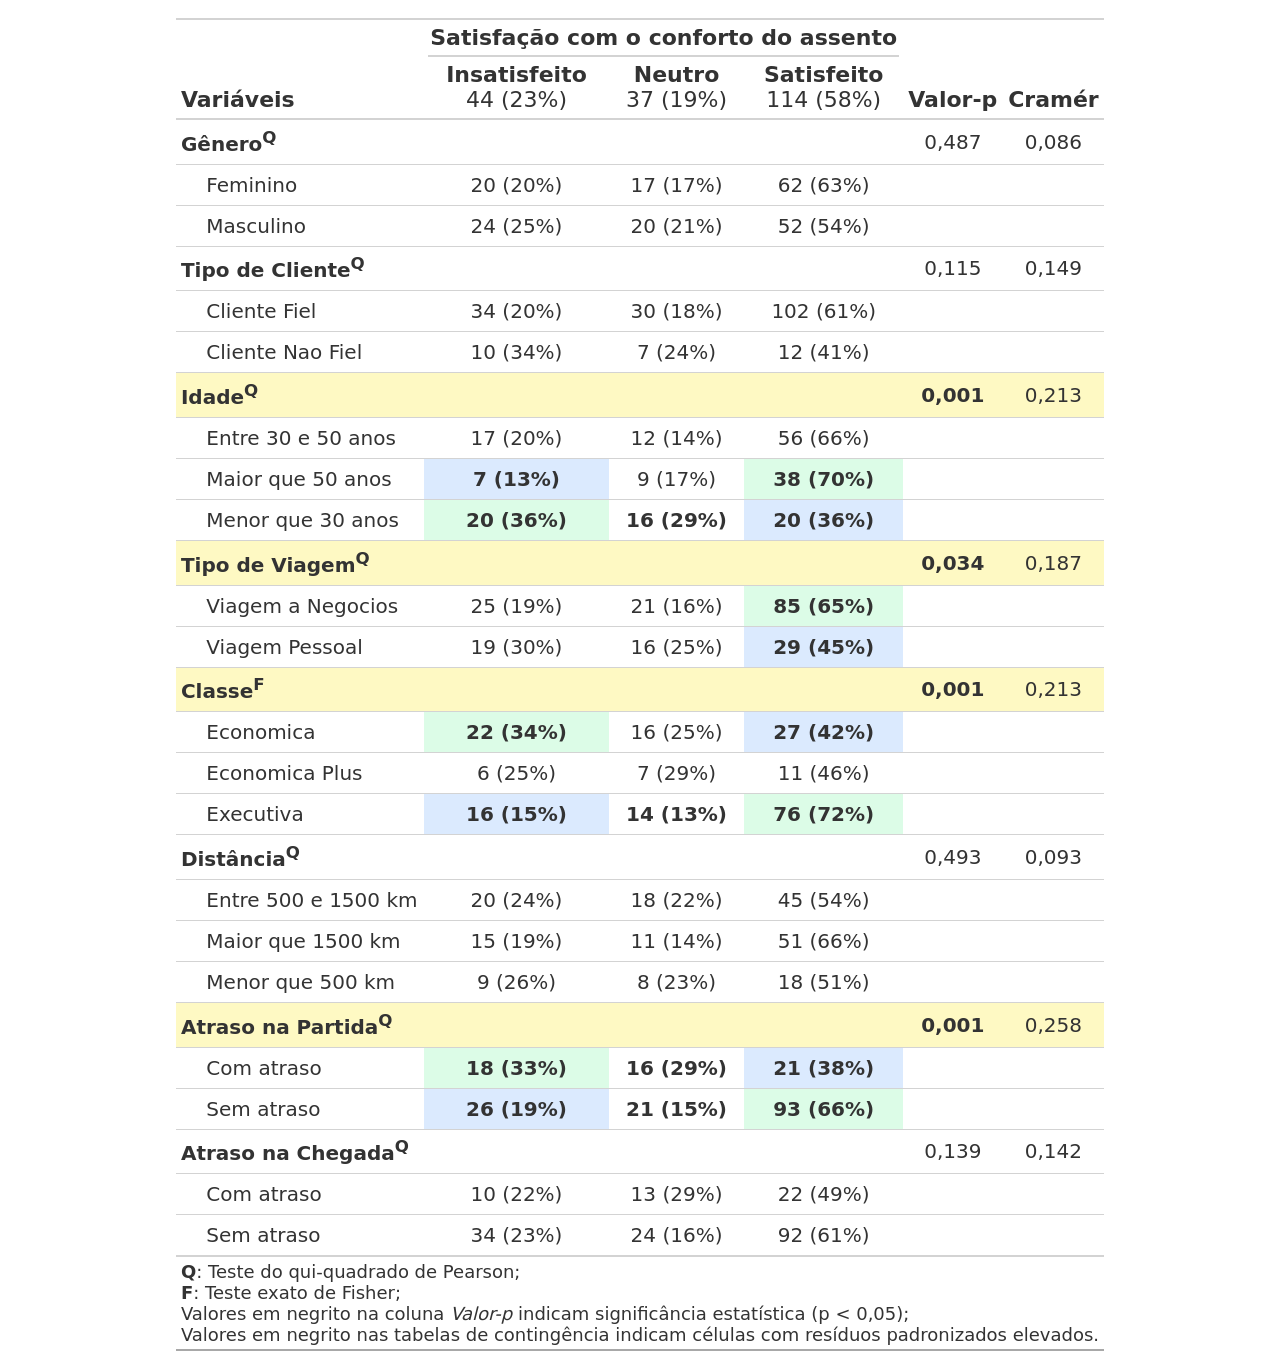
<file: Avaliacao_2/media/tabela.html>
<!DOCTYPE html>
<html lang="en">
<head>
<meta charset="utf-8"/>
<style>body{background-color:white;}</style>


</head>
<body>
<div id="zvhmnhbpuj" style="padding-left:0px;padding-right:0px;padding-top:10px;padding-bottom:10px;overflow-x:auto;overflow-y:auto;width:auto;height:auto;">
  <style>#zvhmnhbpuj table {
  font-family: system-ui, 'Segoe UI', Roboto, Helvetica, Arial, sans-serif, 'Apple Color Emoji', 'Segoe UI Emoji', 'Segoe UI Symbol', 'Noto Color Emoji';
  -webkit-font-smoothing: antialiased;
  -moz-osx-font-smoothing: grayscale;
}

#zvhmnhbpuj thead, #zvhmnhbpuj tbody, #zvhmnhbpuj tfoot, #zvhmnhbpuj tr, #zvhmnhbpuj td, #zvhmnhbpuj th {
  border-style: none;
}

#zvhmnhbpuj p {
  margin: 0;
  padding: 0;
}

#zvhmnhbpuj .gt_table {
  display: table;
  border-collapse: collapse;
  line-height: normal;
  margin-left: auto;
  margin-right: auto;
  color: #333333;
  font-size: 20px;
  font-weight: normal;
  font-style: normal;
  background-color: #FFFFFF;
  width: auto;
  border-top-style: solid;
  border-top-width: 2px;
  border-top-color: #A8A8A8;
  border-right-style: none;
  border-right-width: 2px;
  border-right-color: #D3D3D3;
  border-bottom-style: solid;
  border-bottom-width: 2px;
  border-bottom-color: #A8A8A8;
  border-left-style: none;
  border-left-width: 2px;
  border-left-color: #D3D3D3;
}

#zvhmnhbpuj .gt_caption {
  padding-top: 4px;
  padding-bottom: 4px;
}

#zvhmnhbpuj .gt_title {
  color: #333333;
  font-size: 26px;
  font-weight: initial;
  padding-top: 4px;
  padding-bottom: 4px;
  padding-left: 5px;
  padding-right: 5px;
  border-bottom-color: #FFFFFF;
  border-bottom-width: 0;
}

#zvhmnhbpuj .gt_subtitle {
  color: #333333;
  font-size: 85%;
  font-weight: initial;
  padding-top: 3px;
  padding-bottom: 5px;
  padding-left: 5px;
  padding-right: 5px;
  border-top-color: #FFFFFF;
  border-top-width: 0;
}

#zvhmnhbpuj .gt_heading {
  background-color: #FFFFFF;
  text-align: center;
  border-bottom-color: #FFFFFF;
  border-left-style: none;
  border-left-width: 1px;
  border-left-color: #D3D3D3;
  border-right-style: none;
  border-right-width: 1px;
  border-right-color: #D3D3D3;
}

#zvhmnhbpuj .gt_bottom_border {
  border-bottom-style: solid;
  border-bottom-width: 2px;
  border-bottom-color: #D3D3D3;
}

#zvhmnhbpuj .gt_col_headings {
  border-top-style: solid;
  border-top-width: 2px;
  border-top-color: #D3D3D3;
  border-bottom-style: solid;
  border-bottom-width: 2px;
  border-bottom-color: #D3D3D3;
  border-left-style: none;
  border-left-width: 1px;
  border-left-color: #D3D3D3;
  border-right-style: none;
  border-right-width: 1px;
  border-right-color: #D3D3D3;
}

#zvhmnhbpuj .gt_col_heading {
  color: #333333;
  background-color: #FFFFFF;
  font-size: 22px;
  font-weight: normal;
  text-transform: inherit;
  border-left-style: none;
  border-left-width: 1px;
  border-left-color: #D3D3D3;
  border-right-style: none;
  border-right-width: 1px;
  border-right-color: #D3D3D3;
  vertical-align: bottom;
  padding-top: 5px;
  padding-bottom: 6px;
  padding-left: 5px;
  padding-right: 5px;
  overflow-x: hidden;
}

#zvhmnhbpuj .gt_column_spanner_outer {
  color: #333333;
  background-color: #FFFFFF;
  font-size: 22px;
  font-weight: normal;
  text-transform: inherit;
  padding-top: 0;
  padding-bottom: 0;
  padding-left: 4px;
  padding-right: 4px;
}

#zvhmnhbpuj .gt_column_spanner_outer:first-child {
  padding-left: 0;
}

#zvhmnhbpuj .gt_column_spanner_outer:last-child {
  padding-right: 0;
}

#zvhmnhbpuj .gt_column_spanner {
  border-bottom-style: solid;
  border-bottom-width: 2px;
  border-bottom-color: #D3D3D3;
  vertical-align: bottom;
  padding-top: 5px;
  padding-bottom: 5px;
  overflow-x: hidden;
  display: inline-block;
  width: 100%;
}

#zvhmnhbpuj .gt_spanner_row {
  border-bottom-style: hidden;
}

#zvhmnhbpuj .gt_group_heading {
  padding-top: 8px;
  padding-bottom: 8px;
  padding-left: 5px;
  padding-right: 5px;
  color: #333333;
  background-color: #FFFFFF;
  font-size: 100%;
  font-weight: initial;
  text-transform: inherit;
  border-top-style: solid;
  border-top-width: 2px;
  border-top-color: #D3D3D3;
  border-bottom-style: solid;
  border-bottom-width: 2px;
  border-bottom-color: #D3D3D3;
  border-left-style: none;
  border-left-width: 1px;
  border-left-color: #D3D3D3;
  border-right-style: none;
  border-right-width: 1px;
  border-right-color: #D3D3D3;
  vertical-align: middle;
  text-align: left;
}

#zvhmnhbpuj .gt_empty_group_heading {
  padding: 0.5px;
  color: #333333;
  background-color: #FFFFFF;
  font-size: 100%;
  font-weight: initial;
  border-top-style: solid;
  border-top-width: 2px;
  border-top-color: #D3D3D3;
  border-bottom-style: solid;
  border-bottom-width: 2px;
  border-bottom-color: #D3D3D3;
  vertical-align: middle;
}

#zvhmnhbpuj .gt_from_md > :first-child {
  margin-top: 0;
}

#zvhmnhbpuj .gt_from_md > :last-child {
  margin-bottom: 0;
}

#zvhmnhbpuj .gt_row {
  padding-top: 8px;
  padding-bottom: 8px;
  padding-left: 5px;
  padding-right: 5px;
  margin: 10px;
  border-top-style: solid;
  border-top-width: 1px;
  border-top-color: #D3D3D3;
  border-left-style: none;
  border-left-width: 1px;
  border-left-color: #D3D3D3;
  border-right-style: none;
  border-right-width: 1px;
  border-right-color: #D3D3D3;
  vertical-align: middle;
  overflow-x: hidden;
}

#zvhmnhbpuj .gt_stub {
  color: #333333;
  background-color: #FFFFFF;
  font-size: 100%;
  font-weight: initial;
  text-transform: inherit;
  border-right-style: solid;
  border-right-width: 2px;
  border-right-color: #D3D3D3;
  padding-left: 5px;
  padding-right: 5px;
}

#zvhmnhbpuj .gt_stub_row_group {
  color: #333333;
  background-color: #FFFFFF;
  font-size: 100%;
  font-weight: initial;
  text-transform: inherit;
  border-right-style: solid;
  border-right-width: 2px;
  border-right-color: #D3D3D3;
  padding-left: 5px;
  padding-right: 5px;
  vertical-align: top;
}

#zvhmnhbpuj .gt_row_group_first td {
  border-top-width: 2px;
}

#zvhmnhbpuj .gt_row_group_first th {
  border-top-width: 2px;
}

#zvhmnhbpuj .gt_summary_row {
  color: #333333;
  background-color: #FFFFFF;
  text-transform: inherit;
  padding-top: 8px;
  padding-bottom: 8px;
  padding-left: 5px;
  padding-right: 5px;
}

#zvhmnhbpuj .gt_first_summary_row {
  border-top-style: solid;
  border-top-color: #D3D3D3;
}

#zvhmnhbpuj .gt_first_summary_row.thick {
  border-top-width: 2px;
}

#zvhmnhbpuj .gt_last_summary_row {
  padding-top: 8px;
  padding-bottom: 8px;
  padding-left: 5px;
  padding-right: 5px;
  border-bottom-style: solid;
  border-bottom-width: 2px;
  border-bottom-color: #D3D3D3;
}

#zvhmnhbpuj .gt_grand_summary_row {
  color: #333333;
  background-color: #FFFFFF;
  text-transform: inherit;
  padding-top: 8px;
  padding-bottom: 8px;
  padding-left: 5px;
  padding-right: 5px;
}

#zvhmnhbpuj .gt_first_grand_summary_row {
  padding-top: 8px;
  padding-bottom: 8px;
  padding-left: 5px;
  padding-right: 5px;
  border-top-style: double;
  border-top-width: 6px;
  border-top-color: #D3D3D3;
}

#zvhmnhbpuj .gt_last_grand_summary_row_top {
  padding-top: 8px;
  padding-bottom: 8px;
  padding-left: 5px;
  padding-right: 5px;
  border-bottom-style: double;
  border-bottom-width: 6px;
  border-bottom-color: #D3D3D3;
}

#zvhmnhbpuj .gt_striped {
  background-color: rgba(128, 128, 128, 0.05);
}

#zvhmnhbpuj .gt_table_body {
  border-top-style: solid;
  border-top-width: 2px;
  border-top-color: #D3D3D3;
  border-bottom-style: solid;
  border-bottom-width: 2px;
  border-bottom-color: #D3D3D3;
}

#zvhmnhbpuj .gt_footnotes {
  color: #333333;
  background-color: #FFFFFF;
  border-bottom-style: none;
  border-bottom-width: 2px;
  border-bottom-color: #D3D3D3;
  border-left-style: none;
  border-left-width: 2px;
  border-left-color: #D3D3D3;
  border-right-style: none;
  border-right-width: 2px;
  border-right-color: #D3D3D3;
}

#zvhmnhbpuj .gt_footnote {
  margin: 0px;
  font-size: 90%;
  padding-top: 4px;
  padding-bottom: 4px;
  padding-left: 5px;
  padding-right: 5px;
}

#zvhmnhbpuj .gt_sourcenotes {
  color: #333333;
  background-color: #FFFFFF;
  border-bottom-style: none;
  border-bottom-width: 2px;
  border-bottom-color: #D3D3D3;
  border-left-style: none;
  border-left-width: 2px;
  border-left-color: #D3D3D3;
  border-right-style: none;
  border-right-width: 2px;
  border-right-color: #D3D3D3;
}

#zvhmnhbpuj .gt_sourcenote {
  font-size: 90%;
  padding-top: 4px;
  padding-bottom: 4px;
  padding-left: 5px;
  padding-right: 5px;
}

#zvhmnhbpuj .gt_left {
  text-align: left;
}

#zvhmnhbpuj .gt_center {
  text-align: center;
}

#zvhmnhbpuj .gt_right {
  text-align: right;
  font-variant-numeric: tabular-nums;
}

#zvhmnhbpuj .gt_font_normal {
  font-weight: normal;
}

#zvhmnhbpuj .gt_font_bold {
  font-weight: bold;
}

#zvhmnhbpuj .gt_font_italic {
  font-style: italic;
}

#zvhmnhbpuj .gt_super {
  font-size: 65%;
}

#zvhmnhbpuj .gt_footnote_marks {
  font-size: 75%;
  vertical-align: 0.4em;
  position: initial;
}

#zvhmnhbpuj .gt_asterisk {
  font-size: 100%;
  vertical-align: 0;
}

#zvhmnhbpuj .gt_indent_1 {
  text-indent: 5px;
}

#zvhmnhbpuj .gt_indent_2 {
  text-indent: 10px;
}

#zvhmnhbpuj .gt_indent_3 {
  text-indent: 15px;
}

#zvhmnhbpuj .gt_indent_4 {
  text-indent: 20px;
}

#zvhmnhbpuj .gt_indent_5 {
  text-indent: 25px;
}

#zvhmnhbpuj .katex-display {
  display: inline-flex !important;
  margin-bottom: 0.75em !important;
}

#zvhmnhbpuj div.Reactable > div.rt-table > div.rt-thead > div.rt-tr.rt-tr-group-header > div.rt-th-group:after {
  height: 0px !important;
}
</style>
  <table class="gt_table" data-quarto-disable-processing="false" data-quarto-bootstrap="false">
  <thead>
    <tr class="gt_col_headings gt_spanner_row">
      <th class="gt_col_heading gt_columns_bottom_border gt_left" rowspan="2" colspan="1" scope="col" id="label"><span class='gt_from_md'><strong>Variáveis</strong></span></th>
      <th class="gt_center gt_columns_top_border gt_column_spanner_outer" rowspan="1" colspan="3" scope="colgroup" id="level 1; stat_1">
        <div class="gt_column_spanner"><span class='gt_from_md'><strong>Satisfação com o conforto do assento</strong></span></div>
      </th>
      <th class="gt_col_heading gt_columns_bottom_border gt_center" rowspan="2" colspan="1" scope="col" id="p.value"><span class='gt_from_md'><strong>Valor-p</strong></span></th>
      <th class="gt_col_heading gt_columns_bottom_border gt_center" rowspan="2" colspan="1" scope="col" id="a**Cramér**"><span class='gt_from_md'><strong>Cramér</strong></span></th>
    </tr>
    <tr class="gt_col_headings">
      <th class="gt_col_heading gt_columns_bottom_border gt_center" rowspan="1" colspan="1" scope="col" id="stat_1"><span class='gt_from_md'><strong>Insatisfeito</strong><br>44 (23%)</span></th>
      <th class="gt_col_heading gt_columns_bottom_border gt_center" rowspan="1" colspan="1" scope="col" id="stat_2"><span class='gt_from_md'><strong>Neutro</strong><br>37 (19%)</span></th>
      <th class="gt_col_heading gt_columns_bottom_border gt_center" rowspan="1" colspan="1" scope="col" id="stat_3"><span class='gt_from_md'><strong>Satisfeito</strong><br>114 (58%)</span></th>
    </tr>
  </thead>
  <tbody class="gt_table_body">
    <tr><td headers="label" class="gt_row gt_left" style="font-weight: bold;"><span class='gt_from_md'>Gênero<sup>Q</sup></span></td>
<td headers="stat_1" class="gt_row gt_center"><br /></td>
<td headers="stat_2" class="gt_row gt_center"><br /></td>
<td headers="stat_3" class="gt_row gt_center"><br /></td>
<td headers="p.value" class="gt_row gt_center">0,487</td>
<td headers="**Cramér**" class="gt_row gt_center">0,086</td></tr>
    <tr><td headers="label" class="gt_row gt_left">    <span class='gt_from_md'>Feminino</span></td>
<td headers="stat_1" class="gt_row gt_center">20 (20%)</td>
<td headers="stat_2" class="gt_row gt_center">17 (17%)</td>
<td headers="stat_3" class="gt_row gt_center">62 (63%)</td>
<td headers="p.value" class="gt_row gt_center"><br /></td>
<td headers="**Cramér**" class="gt_row gt_center"><br /></td></tr>
    <tr><td headers="label" class="gt_row gt_left">    <span class='gt_from_md'>Masculino</span></td>
<td headers="stat_1" class="gt_row gt_center">24 (25%)</td>
<td headers="stat_2" class="gt_row gt_center">20 (21%)</td>
<td headers="stat_3" class="gt_row gt_center">52 (54%)</td>
<td headers="p.value" class="gt_row gt_center"><br /></td>
<td headers="**Cramér**" class="gt_row gt_center"><br /></td></tr>
    <tr><td headers="label" class="gt_row gt_left" style="font-weight: bold;"><span class='gt_from_md'>Tipo de Cliente<sup>Q</sup></span></td>
<td headers="stat_1" class="gt_row gt_center"><br /></td>
<td headers="stat_2" class="gt_row gt_center"><br /></td>
<td headers="stat_3" class="gt_row gt_center"><br /></td>
<td headers="p.value" class="gt_row gt_center">0,115</td>
<td headers="**Cramér**" class="gt_row gt_center">0,149</td></tr>
    <tr><td headers="label" class="gt_row gt_left">    <span class='gt_from_md'>Cliente Fiel</span></td>
<td headers="stat_1" class="gt_row gt_center">34 (20%)</td>
<td headers="stat_2" class="gt_row gt_center">30 (18%)</td>
<td headers="stat_3" class="gt_row gt_center">102 (61%)</td>
<td headers="p.value" class="gt_row gt_center"><br /></td>
<td headers="**Cramér**" class="gt_row gt_center"><br /></td></tr>
    <tr><td headers="label" class="gt_row gt_left">    <span class='gt_from_md'>Cliente Nao Fiel</span></td>
<td headers="stat_1" class="gt_row gt_center">10 (34%)</td>
<td headers="stat_2" class="gt_row gt_center">7 (24%)</td>
<td headers="stat_3" class="gt_row gt_center">12 (41%)</td>
<td headers="p.value" class="gt_row gt_center"><br /></td>
<td headers="**Cramér**" class="gt_row gt_center"><br /></td></tr>
    <tr><td headers="label" class="gt_row gt_left" style="font-weight: bold; background-color: #FEF9C3;"><span class='gt_from_md'>Idade<sup>Q</sup></span></td>
<td headers="stat_1" class="gt_row gt_center" style="background-color: #FEF9C3;"><br /></td>
<td headers="stat_2" class="gt_row gt_center" style="background-color: #FEF9C3;"><br /></td>
<td headers="stat_3" class="gt_row gt_center" style="background-color: #FEF9C3;"><br /></td>
<td headers="p.value" class="gt_row gt_center" style="font-weight: bold; background-color: #FEF9C3;">0,001</td>
<td headers="**Cramér**" class="gt_row gt_center" style="background-color: #FEF9C3;">0,213</td></tr>
    <tr><td headers="label" class="gt_row gt_left">    <span class='gt_from_md'>Entre 30 e 50 anos</span></td>
<td headers="stat_1" class="gt_row gt_center">17 (20%)</td>
<td headers="stat_2" class="gt_row gt_center">12 (14%)</td>
<td headers="stat_3" class="gt_row gt_center">56 (66%)</td>
<td headers="p.value" class="gt_row gt_center"><br /></td>
<td headers="**Cramér**" class="gt_row gt_center"><br /></td></tr>
    <tr><td headers="label" class="gt_row gt_left">    <span class='gt_from_md'>Maior que 50 anos</span></td>
<td headers="stat_1" class="gt_row gt_center" style="font-weight: bold; background-color: #DBEAFE;">7 (13%)</td>
<td headers="stat_2" class="gt_row gt_center">9 (17%)</td>
<td headers="stat_3" class="gt_row gt_center" style="font-weight: bold; background-color: #DCFCE7;">38 (70%)</td>
<td headers="p.value" class="gt_row gt_center"><br /></td>
<td headers="**Cramér**" class="gt_row gt_center"><br /></td></tr>
    <tr><td headers="label" class="gt_row gt_left">    <span class='gt_from_md'>Menor que 30 anos</span></td>
<td headers="stat_1" class="gt_row gt_center" style="font-weight: bold; background-color: #DCFCE7;">20 (36%)</td>
<td headers="stat_2" class="gt_row gt_center" style="font-weight: bold;">16 (29%)</td>
<td headers="stat_3" class="gt_row gt_center" style="font-weight: bold; background-color: #DBEAFE;">20 (36%)</td>
<td headers="p.value" class="gt_row gt_center"><br /></td>
<td headers="**Cramér**" class="gt_row gt_center"><br /></td></tr>
    <tr><td headers="label" class="gt_row gt_left" style="font-weight: bold; background-color: #FEF9C3;"><span class='gt_from_md'>Tipo de Viagem<sup>Q</sup></span></td>
<td headers="stat_1" class="gt_row gt_center" style="background-color: #FEF9C3;"><br /></td>
<td headers="stat_2" class="gt_row gt_center" style="background-color: #FEF9C3;"><br /></td>
<td headers="stat_3" class="gt_row gt_center" style="background-color: #FEF9C3;"><br /></td>
<td headers="p.value" class="gt_row gt_center" style="font-weight: bold; background-color: #FEF9C3;">0,034</td>
<td headers="**Cramér**" class="gt_row gt_center" style="background-color: #FEF9C3;">0,187</td></tr>
    <tr><td headers="label" class="gt_row gt_left">    <span class='gt_from_md'>Viagem a Negocios</span></td>
<td headers="stat_1" class="gt_row gt_center">25 (19%)</td>
<td headers="stat_2" class="gt_row gt_center">21 (16%)</td>
<td headers="stat_3" class="gt_row gt_center" style="font-weight: bold; background-color: #DCFCE7;">85 (65%)</td>
<td headers="p.value" class="gt_row gt_center"><br /></td>
<td headers="**Cramér**" class="gt_row gt_center"><br /></td></tr>
    <tr><td headers="label" class="gt_row gt_left">    <span class='gt_from_md'>Viagem Pessoal</span></td>
<td headers="stat_1" class="gt_row gt_center">19 (30%)</td>
<td headers="stat_2" class="gt_row gt_center">16 (25%)</td>
<td headers="stat_3" class="gt_row gt_center" style="font-weight: bold; background-color: #DBEAFE;">29 (45%)</td>
<td headers="p.value" class="gt_row gt_center"><br /></td>
<td headers="**Cramér**" class="gt_row gt_center"><br /></td></tr>
    <tr><td headers="label" class="gt_row gt_left" style="font-weight: bold; background-color: #FEF9C3;"><span class='gt_from_md'>Classe<sup>F</sup></span></td>
<td headers="stat_1" class="gt_row gt_center" style="background-color: #FEF9C3;"><br /></td>
<td headers="stat_2" class="gt_row gt_center" style="background-color: #FEF9C3;"><br /></td>
<td headers="stat_3" class="gt_row gt_center" style="background-color: #FEF9C3;"><br /></td>
<td headers="p.value" class="gt_row gt_center" style="font-weight: bold; background-color: #FEF9C3;">0,001</td>
<td headers="**Cramér**" class="gt_row gt_center" style="background-color: #FEF9C3;">0,213</td></tr>
    <tr><td headers="label" class="gt_row gt_left">    <span class='gt_from_md'>Economica</span></td>
<td headers="stat_1" class="gt_row gt_center" style="font-weight: bold; background-color: #DCFCE7;">22 (34%)</td>
<td headers="stat_2" class="gt_row gt_center">16 (25%)</td>
<td headers="stat_3" class="gt_row gt_center" style="font-weight: bold; background-color: #DBEAFE;">27 (42%)</td>
<td headers="p.value" class="gt_row gt_center"><br /></td>
<td headers="**Cramér**" class="gt_row gt_center"><br /></td></tr>
    <tr><td headers="label" class="gt_row gt_left">    <span class='gt_from_md'>Economica Plus</span></td>
<td headers="stat_1" class="gt_row gt_center">6 (25%)</td>
<td headers="stat_2" class="gt_row gt_center">7 (29%)</td>
<td headers="stat_3" class="gt_row gt_center">11 (46%)</td>
<td headers="p.value" class="gt_row gt_center"><br /></td>
<td headers="**Cramér**" class="gt_row gt_center"><br /></td></tr>
    <tr><td headers="label" class="gt_row gt_left">    <span class='gt_from_md'>Executiva</span></td>
<td headers="stat_1" class="gt_row gt_center" style="font-weight: bold; background-color: #DBEAFE;">16 (15%)</td>
<td headers="stat_2" class="gt_row gt_center" style="font-weight: bold;">14 (13%)</td>
<td headers="stat_3" class="gt_row gt_center" style="font-weight: bold; background-color: #DCFCE7;">76 (72%)</td>
<td headers="p.value" class="gt_row gt_center"><br /></td>
<td headers="**Cramér**" class="gt_row gt_center"><br /></td></tr>
    <tr><td headers="label" class="gt_row gt_left" style="font-weight: bold;"><span class='gt_from_md'>Distância<sup>Q</sup></span></td>
<td headers="stat_1" class="gt_row gt_center"><br /></td>
<td headers="stat_2" class="gt_row gt_center"><br /></td>
<td headers="stat_3" class="gt_row gt_center"><br /></td>
<td headers="p.value" class="gt_row gt_center">0,493</td>
<td headers="**Cramér**" class="gt_row gt_center">0,093</td></tr>
    <tr><td headers="label" class="gt_row gt_left">    <span class='gt_from_md'>Entre 500 e 1500 km</span></td>
<td headers="stat_1" class="gt_row gt_center">20 (24%)</td>
<td headers="stat_2" class="gt_row gt_center">18 (22%)</td>
<td headers="stat_3" class="gt_row gt_center">45 (54%)</td>
<td headers="p.value" class="gt_row gt_center"><br /></td>
<td headers="**Cramér**" class="gt_row gt_center"><br /></td></tr>
    <tr><td headers="label" class="gt_row gt_left">    <span class='gt_from_md'>Maior que 1500 km</span></td>
<td headers="stat_1" class="gt_row gt_center">15 (19%)</td>
<td headers="stat_2" class="gt_row gt_center">11 (14%)</td>
<td headers="stat_3" class="gt_row gt_center">51 (66%)</td>
<td headers="p.value" class="gt_row gt_center"><br /></td>
<td headers="**Cramér**" class="gt_row gt_center"><br /></td></tr>
    <tr><td headers="label" class="gt_row gt_left">    <span class='gt_from_md'>Menor que 500 km</span></td>
<td headers="stat_1" class="gt_row gt_center">9 (26%)</td>
<td headers="stat_2" class="gt_row gt_center">8 (23%)</td>
<td headers="stat_3" class="gt_row gt_center">18 (51%)</td>
<td headers="p.value" class="gt_row gt_center"><br /></td>
<td headers="**Cramér**" class="gt_row gt_center"><br /></td></tr>
    <tr><td headers="label" class="gt_row gt_left" style="font-weight: bold; background-color: #FEF9C3;"><span class='gt_from_md'>Atraso na Partida<sup>Q</sup></span></td>
<td headers="stat_1" class="gt_row gt_center" style="background-color: #FEF9C3;"><br /></td>
<td headers="stat_2" class="gt_row gt_center" style="background-color: #FEF9C3;"><br /></td>
<td headers="stat_3" class="gt_row gt_center" style="background-color: #FEF9C3;"><br /></td>
<td headers="p.value" class="gt_row gt_center" style="font-weight: bold; background-color: #FEF9C3;">0,001</td>
<td headers="**Cramér**" class="gt_row gt_center" style="background-color: #FEF9C3;">0,258</td></tr>
    <tr><td headers="label" class="gt_row gt_left">    <span class='gt_from_md'>Com atraso</span></td>
<td headers="stat_1" class="gt_row gt_center" style="font-weight: bold; background-color: #DCFCE7;">18 (33%)</td>
<td headers="stat_2" class="gt_row gt_center" style="font-weight: bold;">16 (29%)</td>
<td headers="stat_3" class="gt_row gt_center" style="font-weight: bold; background-color: #DBEAFE;">21 (38%)</td>
<td headers="p.value" class="gt_row gt_center"><br /></td>
<td headers="**Cramér**" class="gt_row gt_center"><br /></td></tr>
    <tr><td headers="label" class="gt_row gt_left">    <span class='gt_from_md'>Sem atraso</span></td>
<td headers="stat_1" class="gt_row gt_center" style="font-weight: bold; background-color: #DBEAFE;">26 (19%)</td>
<td headers="stat_2" class="gt_row gt_center" style="font-weight: bold;">21 (15%)</td>
<td headers="stat_3" class="gt_row gt_center" style="font-weight: bold; background-color: #DCFCE7;">93 (66%)</td>
<td headers="p.value" class="gt_row gt_center"><br /></td>
<td headers="**Cramér**" class="gt_row gt_center"><br /></td></tr>
    <tr><td headers="label" class="gt_row gt_left" style="font-weight: bold;"><span class='gt_from_md'>Atraso na Chegada<sup>Q</sup></span></td>
<td headers="stat_1" class="gt_row gt_center"><br /></td>
<td headers="stat_2" class="gt_row gt_center"><br /></td>
<td headers="stat_3" class="gt_row gt_center"><br /></td>
<td headers="p.value" class="gt_row gt_center">0,139</td>
<td headers="**Cramér**" class="gt_row gt_center">0,142</td></tr>
    <tr><td headers="label" class="gt_row gt_left">    <span class='gt_from_md'>Com atraso</span></td>
<td headers="stat_1" class="gt_row gt_center">10 (22%)</td>
<td headers="stat_2" class="gt_row gt_center">13 (29%)</td>
<td headers="stat_3" class="gt_row gt_center">22 (49%)</td>
<td headers="p.value" class="gt_row gt_center"><br /></td>
<td headers="**Cramér**" class="gt_row gt_center"><br /></td></tr>
    <tr><td headers="label" class="gt_row gt_left">    <span class='gt_from_md'>Sem atraso</span></td>
<td headers="stat_1" class="gt_row gt_center">34 (23%)</td>
<td headers="stat_2" class="gt_row gt_center">24 (16%)</td>
<td headers="stat_3" class="gt_row gt_center">92 (61%)</td>
<td headers="p.value" class="gt_row gt_center"><br /></td>
<td headers="**Cramér**" class="gt_row gt_center"><br /></td></tr>
  </tbody>
  <tfoot>
    <tr class="gt_sourcenotes">
      <td class="gt_sourcenote" colspan="6"><span class='gt_from_md'><strong>Q</strong>: Teste do qui-quadrado de Pearson; <br>
<strong>F</strong>: Teste exato de Fisher; <br>
Valores em negrito na coluna <em>Valor-p</em> indicam significância estatística (p &lt; 0,05); <br>
Valores em negrito nas tabelas de contingência indicam células com resíduos padronizados elevados.</span></td>
    </tr>
  </tfoot>
</table>
</div>
</body>
</html>
</file>
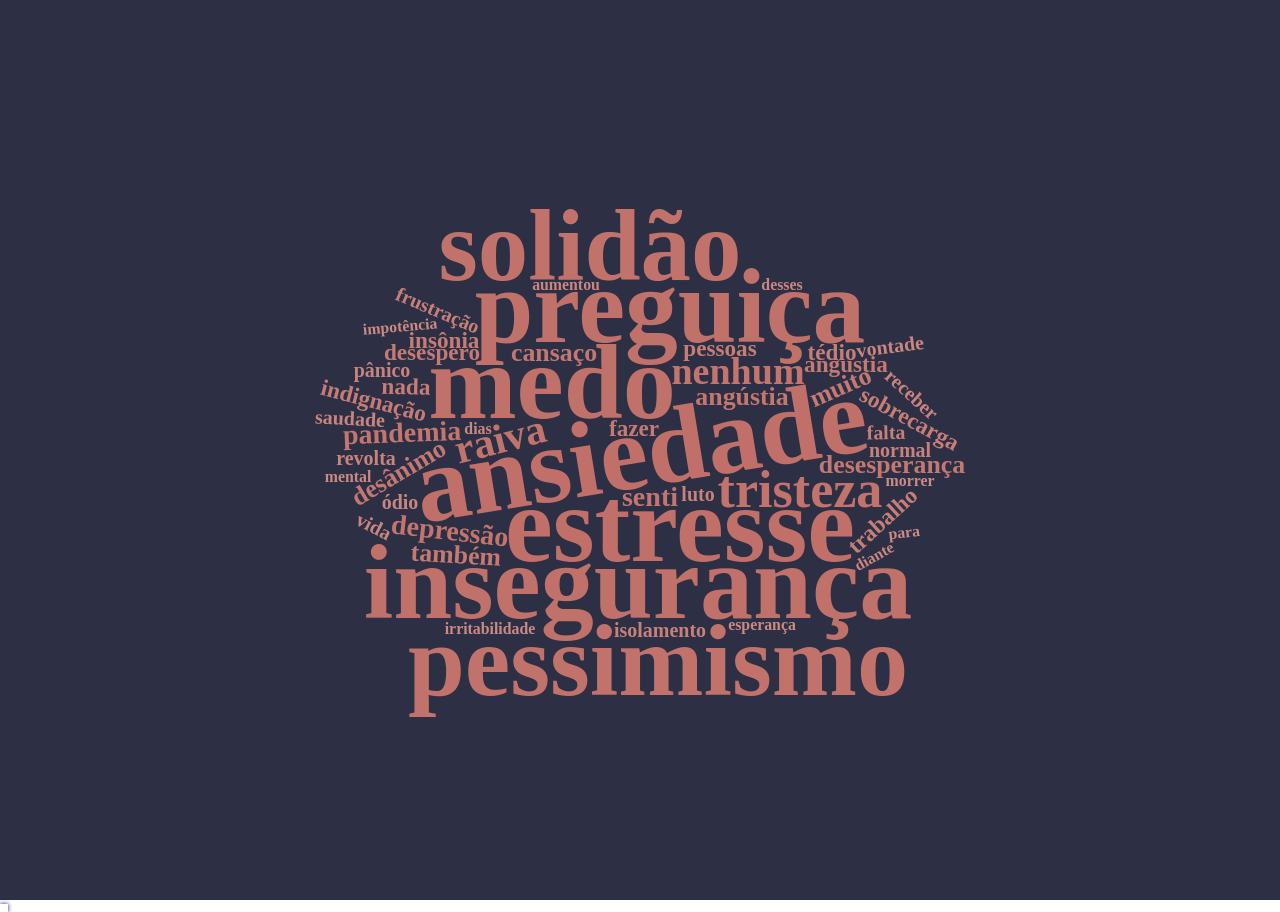
<file: Avaliacao_6/media/plot_nuvem_pandemica.html>
<!DOCTYPE html>
<html>
<head>
<meta charset="utf-8" />
<title>wordcloud2</title>
<style type="text/css">@layer htmltools {
.html-fill-container {
display: flex;
flex-direction: column;

min-height: 0;
min-width: 0;
}
.html-fill-container > .html-fill-item {

flex: 1 1 auto;
min-height: 0;
min-width: 0;
}
.html-fill-container > :not(.html-fill-item) {

flex: 0 0 auto;
}
}
</style>
<script>(function() {
  // If window.HTMLWidgets is already defined, then use it; otherwise create a
  // new object. This allows preceding code to set options that affect the
  // initialization process (though none currently exist).
  window.HTMLWidgets = window.HTMLWidgets || {};

  // See if we're running in a viewer pane. If not, we're in a web browser.
  var viewerMode = window.HTMLWidgets.viewerMode =
      /\bviewer_pane=1\b/.test(window.location);

  // See if we're running in Shiny mode. If not, it's a static document.
  // Note that static widgets can appear in both Shiny and static modes, but
  // obviously, Shiny widgets can only appear in Shiny apps/documents.
  var shinyMode = window.HTMLWidgets.shinyMode =
      typeof(window.Shiny) !== "undefined" && !!window.Shiny.outputBindings;

  // We can't count on jQuery being available, so we implement our own
  // version if necessary.
  function querySelectorAll(scope, selector) {
    if (typeof(jQuery) !== "undefined" && scope instanceof jQuery) {
      return scope.find(selector);
    }
    if (scope.querySelectorAll) {
      return scope.querySelectorAll(selector);
    }
  }

  function asArray(value) {
    if (value === null)
      return [];
    if ($.isArray(value))
      return value;
    return [value];
  }

  // Implement jQuery's extend
  function extend(target /*, ... */) {
    if (arguments.length == 1) {
      return target;
    }
    for (var i = 1; i < arguments.length; i++) {
      var source = arguments[i];
      for (var prop in source) {
        if (source.hasOwnProperty(prop)) {
          target[prop] = source[prop];
        }
      }
    }
    return target;
  }

  // IE8 doesn't support Array.forEach.
  function forEach(values, callback, thisArg) {
    if (values.forEach) {
      values.forEach(callback, thisArg);
    } else {
      for (var i = 0; i < values.length; i++) {
        callback.call(thisArg, values[i], i, values);
      }
    }
  }

  // Replaces the specified method with the return value of funcSource.
  //
  // Note that funcSource should not BE the new method, it should be a function
  // that RETURNS the new method. funcSource receives a single argument that is
  // the overridden method, it can be called from the new method. The overridden
  // method can be called like a regular function, it has the target permanently
  // bound to it so "this" will work correctly.
  function overrideMethod(target, methodName, funcSource) {
    var superFunc = target[methodName] || function() {};
    var superFuncBound = function() {
      return superFunc.apply(target, arguments);
    };
    target[methodName] = funcSource(superFuncBound);
  }

  // Add a method to delegator that, when invoked, calls
  // delegatee.methodName. If there is no such method on
  // the delegatee, but there was one on delegator before
  // delegateMethod was called, then the original version
  // is invoked instead.
  // For example:
  //
  // var a = {
  //   method1: function() { console.log('a1'); }
  //   method2: function() { console.log('a2'); }
  // };
  // var b = {
  //   method1: function() { console.log('b1'); }
  // };
  // delegateMethod(a, b, "method1");
  // delegateMethod(a, b, "method2");
  // a.method1();
  // a.method2();
  //
  // The output would be "b1", "a2".
  function delegateMethod(delegator, delegatee, methodName) {
    var inherited = delegator[methodName];
    delegator[methodName] = function() {
      var target = delegatee;
      var method = delegatee[methodName];

      // The method doesn't exist on the delegatee. Instead,
      // call the method on the delegator, if it exists.
      if (!method) {
        target = delegator;
        method = inherited;
      }

      if (method) {
        return method.apply(target, arguments);
      }
    };
  }

  // Implement a vague facsimilie of jQuery's data method
  function elementData(el, name, value) {
    if (arguments.length == 2) {
      return el["htmlwidget_data_" + name];
    } else if (arguments.length == 3) {
      el["htmlwidget_data_" + name] = value;
      return el;
    } else {
      throw new Error("Wrong number of arguments for elementData: " +
        arguments.length);
    }
  }

  // http://stackoverflow.com/questions/3446170/escape-string-for-use-in-javascript-regex
  function escapeRegExp(str) {
    return str.replace(/[\-\[\]\/\{\}\(\)\*\+\?\.\\\^\$\|]/g, "\\$&");
  }

  function hasClass(el, className) {
    var re = new RegExp("\\b" + escapeRegExp(className) + "\\b");
    return re.test(el.className);
  }

  // elements - array (or array-like object) of HTML elements
  // className - class name to test for
  // include - if true, only return elements with given className;
  //   if false, only return elements *without* given className
  function filterByClass(elements, className, include) {
    var results = [];
    for (var i = 0; i < elements.length; i++) {
      if (hasClass(elements[i], className) == include)
        results.push(elements[i]);
    }
    return results;
  }

  function on(obj, eventName, func) {
    if (obj.addEventListener) {
      obj.addEventListener(eventName, func, false);
    } else if (obj.attachEvent) {
      obj.attachEvent(eventName, func);
    }
  }

  function off(obj, eventName, func) {
    if (obj.removeEventListener)
      obj.removeEventListener(eventName, func, false);
    else if (obj.detachEvent) {
      obj.detachEvent(eventName, func);
    }
  }

  // Translate array of values to top/right/bottom/left, as usual with
  // the "padding" CSS property
  // https://developer.mozilla.org/en-US/docs/Web/CSS/padding
  function unpackPadding(value) {
    if (typeof(value) === "number")
      value = [value];
    if (value.length === 1) {
      return {top: value[0], right: value[0], bottom: value[0], left: value[0]};
    }
    if (value.length === 2) {
      return {top: value[0], right: value[1], bottom: value[0], left: value[1]};
    }
    if (value.length === 3) {
      return {top: value[0], right: value[1], bottom: value[2], left: value[1]};
    }
    if (value.length === 4) {
      return {top: value[0], right: value[1], bottom: value[2], left: value[3]};
    }
  }

  // Convert an unpacked padding object to a CSS value
  function paddingToCss(paddingObj) {
    return paddingObj.top + "px " + paddingObj.right + "px " + paddingObj.bottom + "px " + paddingObj.left + "px";
  }

  // Makes a number suitable for CSS
  function px(x) {
    if (typeof(x) === "number")
      return x + "px";
    else
      return x;
  }

  // Retrieves runtime widget sizing information for an element.
  // The return value is either null, or an object with fill, padding,
  // defaultWidth, defaultHeight fields.
  function sizingPolicy(el) {
    var sizingEl = document.querySelector("script[data-for='" + el.id + "'][type='application/htmlwidget-sizing']");
    if (!sizingEl)
      return null;
    var sp = JSON.parse(sizingEl.textContent || sizingEl.text || "{}");
    if (viewerMode) {
      return sp.viewer;
    } else {
      return sp.browser;
    }
  }

  // @param tasks Array of strings (or falsy value, in which case no-op).
  //   Each element must be a valid JavaScript expression that yields a
  //   function. Or, can be an array of objects with "code" and "data"
  //   properties; in this case, the "code" property should be a string
  //   of JS that's an expr that yields a function, and "data" should be
  //   an object that will be added as an additional argument when that
  //   function is called.
  // @param target The object that will be "this" for each function
  //   execution.
  // @param args Array of arguments to be passed to the functions. (The
  //   same arguments will be passed to all functions.)
  function evalAndRun(tasks, target, args) {
    if (tasks) {
      forEach(tasks, function(task) {
        var theseArgs = args;
        if (typeof(task) === "object") {
          theseArgs = theseArgs.concat([task.data]);
          task = task.code;
        }
        var taskFunc = tryEval(task);
        if (typeof(taskFunc) !== "function") {
          throw new Error("Task must be a function! Source:\n" + task);
        }
        taskFunc.apply(target, theseArgs);
      });
    }
  }

  // Attempt eval() both with and without enclosing in parentheses.
  // Note that enclosing coerces a function declaration into
  // an expression that eval() can parse
  // (otherwise, a SyntaxError is thrown)
  function tryEval(code) {
    var result = null;
    try {
      result = eval("(" + code + ")");
    } catch(error) {
      if (!(error instanceof SyntaxError)) {
        throw error;
      }
      try {
        result = eval(code);
      } catch(e) {
        if (e instanceof SyntaxError) {
          throw error;
        } else {
          throw e;
        }
      }
    }
    return result;
  }

  function initSizing(el) {
    var sizing = sizingPolicy(el);
    if (!sizing)
      return;

    var cel = document.getElementById("htmlwidget_container");
    if (!cel)
      return;

    if (typeof(sizing.padding) !== "undefined") {
      document.body.style.margin = "0";
      document.body.style.padding = paddingToCss(unpackPadding(sizing.padding));
    }

    if (sizing.fill) {
      document.body.style.overflow = "hidden";
      document.body.style.width = "100%";
      document.body.style.height = "100%";
      document.documentElement.style.width = "100%";
      document.documentElement.style.height = "100%";
      cel.style.position = "absolute";
      var pad = unpackPadding(sizing.padding);
      cel.style.top = pad.top + "px";
      cel.style.right = pad.right + "px";
      cel.style.bottom = pad.bottom + "px";
      cel.style.left = pad.left + "px";
      el.style.width = "100%";
      el.style.height = "100%";

      return {
        getWidth: function() { return cel.getBoundingClientRect().width; },
        getHeight: function() { return cel.getBoundingClientRect().height; }
      };

    } else {
      el.style.width = px(sizing.width);
      el.style.height = px(sizing.height);

      return {
        getWidth: function() { return cel.getBoundingClientRect().width; },
        getHeight: function() { return cel.getBoundingClientRect().height; }
      };
    }
  }

  // Default implementations for methods
  var defaults = {
    find: function(scope) {
      return querySelectorAll(scope, "." + this.name);
    },
    renderError: function(el, err) {
      var $el = $(el);

      this.clearError(el);

      // Add all these error classes, as Shiny does
      var errClass = "shiny-output-error";
      if (err.type !== null) {
        // use the classes of the error condition as CSS class names
        errClass = errClass + " " + $.map(asArray(err.type), function(type) {
          return errClass + "-" + type;
        }).join(" ");
      }
      errClass = errClass + " htmlwidgets-error";

      // Is el inline or block? If inline or inline-block, just display:none it
      // and add an inline error.
      var display = $el.css("display");
      $el.data("restore-display-mode", display);

      if (display === "inline" || display === "inline-block") {
        $el.hide();
        if (err.message !== "") {
          var errorSpan = $("<span>").addClass(errClass);
          errorSpan.text(err.message);
          $el.after(errorSpan);
        }
      } else if (display === "block") {
        // If block, add an error just after the el, set visibility:none on the
        // el, and position the error to be on top of the el.
        // Mark it with a unique ID and CSS class so we can remove it later.
        $el.css("visibility", "hidden");
        if (err.message !== "") {
          var errorDiv = $("<div>").addClass(errClass).css("position", "absolute")
            .css("top", el.offsetTop)
            .css("left", el.offsetLeft)
            // setting width can push out the page size, forcing otherwise
            // unnecessary scrollbars to appear and making it impossible for
            // the element to shrink; so use max-width instead
            .css("maxWidth", el.offsetWidth)
            .css("height", el.offsetHeight);
          errorDiv.text(err.message);
          $el.after(errorDiv);

          // Really dumb way to keep the size/position of the error in sync with
          // the parent element as the window is resized or whatever.
          var intId = setInterval(function() {
            if (!errorDiv[0].parentElement) {
              clearInterval(intId);
              return;
            }
            errorDiv
              .css("top", el.offsetTop)
              .css("left", el.offsetLeft)
              .css("maxWidth", el.offsetWidth)
              .css("height", el.offsetHeight);
          }, 500);
        }
      }
    },
    clearError: function(el) {
      var $el = $(el);
      var display = $el.data("restore-display-mode");
      $el.data("restore-display-mode", null);

      if (display === "inline" || display === "inline-block") {
        if (display)
          $el.css("display", display);
        $(el.nextSibling).filter(".htmlwidgets-error").remove();
      } else if (display === "block"){
        $el.css("visibility", "inherit");
        $(el.nextSibling).filter(".htmlwidgets-error").remove();
      }
    },
    sizing: {}
  };

  // Called by widget bindings to register a new type of widget. The definition
  // object can contain the following properties:
  // - name (required) - A string indicating the binding name, which will be
  //   used by default as the CSS classname to look for.
  // - initialize (optional) - A function(el) that will be called once per
  //   widget element; if a value is returned, it will be passed as the third
  //   value to renderValue.
  // - renderValue (required) - A function(el, data, initValue) that will be
  //   called with data. Static contexts will cause this to be called once per
  //   element; Shiny apps will cause this to be called multiple times per
  //   element, as the data changes.
  window.HTMLWidgets.widget = function(definition) {
    if (!definition.name) {
      throw new Error("Widget must have a name");
    }
    if (!definition.type) {
      throw new Error("Widget must have a type");
    }
    // Currently we only support output widgets
    if (definition.type !== "output") {
      throw new Error("Unrecognized widget type '" + definition.type + "'");
    }
    // TODO: Verify that .name is a valid CSS classname

    // Support new-style instance-bound definitions. Old-style class-bound
    // definitions have one widget "object" per widget per type/class of
    // widget; the renderValue and resize methods on such widget objects
    // take el and instance arguments, because the widget object can't
    // store them. New-style instance-bound definitions have one widget
    // object per widget instance; the definition that's passed in doesn't
    // provide renderValue or resize methods at all, just the single method
    //   factory(el, width, height)
    // which returns an object that has renderValue(x) and resize(w, h).
    // This enables a far more natural programming style for the widget
    // author, who can store per-instance state using either OO-style
    // instance fields or functional-style closure variables (I guess this
    // is in contrast to what can only be called C-style pseudo-OO which is
    // what we required before).
    if (definition.factory) {
      definition = createLegacyDefinitionAdapter(definition);
    }

    if (!definition.renderValue) {
      throw new Error("Widget must have a renderValue function");
    }

    // For static rendering (non-Shiny), use a simple widget registration
    // scheme. We also use this scheme for Shiny apps/documents that also
    // contain static widgets.
    window.HTMLWidgets.widgets = window.HTMLWidgets.widgets || [];
    // Merge defaults into the definition; don't mutate the original definition.
    var staticBinding = extend({}, defaults, definition);
    overrideMethod(staticBinding, "find", function(superfunc) {
      return function(scope) {
        var results = superfunc(scope);
        // Filter out Shiny outputs, we only want the static kind
        return filterByClass(results, "html-widget-output", false);
      };
    });
    window.HTMLWidgets.widgets.push(staticBinding);

    if (shinyMode) {
      // Shiny is running. Register the definition with an output binding.
      // The definition itself will not be the output binding, instead
      // we will make an output binding object that delegates to the
      // definition. This is because we foolishly used the same method
      // name (renderValue) for htmlwidgets definition and Shiny bindings
      // but they actually have quite different semantics (the Shiny
      // bindings receive data that includes lots of metadata that it
      // strips off before calling htmlwidgets renderValue). We can't
      // just ignore the difference because in some widgets it's helpful
      // to call this.renderValue() from inside of resize(), and if
      // we're not delegating, then that call will go to the Shiny
      // version instead of the htmlwidgets version.

      // Merge defaults with definition, without mutating either.
      var bindingDef = extend({}, defaults, definition);

      // This object will be our actual Shiny binding.
      var shinyBinding = new Shiny.OutputBinding();

      // With a few exceptions, we'll want to simply use the bindingDef's
      // version of methods if they are available, otherwise fall back to
      // Shiny's defaults. NOTE: If Shiny's output bindings gain additional
      // methods in the future, and we want them to be overrideable by
      // HTMLWidget binding definitions, then we'll need to add them to this
      // list.
      delegateMethod(shinyBinding, bindingDef, "getId");
      delegateMethod(shinyBinding, bindingDef, "onValueChange");
      delegateMethod(shinyBinding, bindingDef, "onValueError");
      delegateMethod(shinyBinding, bindingDef, "renderError");
      delegateMethod(shinyBinding, bindingDef, "clearError");
      delegateMethod(shinyBinding, bindingDef, "showProgress");

      // The find, renderValue, and resize are handled differently, because we
      // want to actually decorate the behavior of the bindingDef methods.

      shinyBinding.find = function(scope) {
        var results = bindingDef.find(scope);

        // Only return elements that are Shiny outputs, not static ones
        var dynamicResults = results.filter(".html-widget-output");

        // It's possible that whatever caused Shiny to think there might be
        // new dynamic outputs, also caused there to be new static outputs.
        // Since there might be lots of different htmlwidgets bindings, we
        // schedule execution for later--no need to staticRender multiple
        // times.
        if (results.length !== dynamicResults.length)
          scheduleStaticRender();

        return dynamicResults;
      };

      // Wrap renderValue to handle initialization, which unfortunately isn't
      // supported natively by Shiny at the time of this writing.

      shinyBinding.renderValue = function(el, data) {
        Shiny.renderDependencies(data.deps);
        // Resolve strings marked as javascript literals to objects
        if (!(data.evals instanceof Array)) data.evals = [data.evals];
        for (var i = 0; data.evals && i < data.evals.length; i++) {
          window.HTMLWidgets.evaluateStringMember(data.x, data.evals[i]);
        }
        if (!bindingDef.renderOnNullValue) {
          if (data.x === null) {
            el.style.visibility = "hidden";
            return;
          } else {
            el.style.visibility = "inherit";
          }
        }
        if (!elementData(el, "initialized")) {
          initSizing(el);

          elementData(el, "initialized", true);
          if (bindingDef.initialize) {
            var rect = el.getBoundingClientRect();
            var result = bindingDef.initialize(el, rect.width, rect.height);
            elementData(el, "init_result", result);
          }
        }
        bindingDef.renderValue(el, data.x, elementData(el, "init_result"));
        evalAndRun(data.jsHooks.render, elementData(el, "init_result"), [el, data.x]);
      };

      // Only override resize if bindingDef implements it
      if (bindingDef.resize) {
        shinyBinding.resize = function(el, width, height) {
          // Shiny can call resize before initialize/renderValue have been
          // called, which doesn't make sense for widgets.
          if (elementData(el, "initialized")) {
            bindingDef.resize(el, width, height, elementData(el, "init_result"));
          }
        };
      }

      Shiny.outputBindings.register(shinyBinding, bindingDef.name);
    }
  };

  var scheduleStaticRenderTimerId = null;
  function scheduleStaticRender() {
    if (!scheduleStaticRenderTimerId) {
      scheduleStaticRenderTimerId = setTimeout(function() {
        scheduleStaticRenderTimerId = null;
        window.HTMLWidgets.staticRender();
      }, 1);
    }
  }

  // Render static widgets after the document finishes loading
  // Statically render all elements that are of this widget's class
  window.HTMLWidgets.staticRender = function() {
    var bindings = window.HTMLWidgets.widgets || [];
    forEach(bindings, function(binding) {
      var matches = binding.find(document.documentElement);
      forEach(matches, function(el) {
        var sizeObj = initSizing(el, binding);

        var getSize = function(el) {
          if (sizeObj) {
            return {w: sizeObj.getWidth(), h: sizeObj.getHeight()}
          } else {
            var rect = el.getBoundingClientRect();
            return {w: rect.width, h: rect.height}
          }
        };

        if (hasClass(el, "html-widget-static-bound"))
          return;
        el.className = el.className + " html-widget-static-bound";

        var initResult;
        if (binding.initialize) {
          var size = getSize(el);
          initResult = binding.initialize(el, size.w, size.h);
          elementData(el, "init_result", initResult);
        }

        if (binding.resize) {
          var lastSize = getSize(el);
          var resizeHandler = function(e) {
            var size = getSize(el);
            if (size.w === 0 && size.h === 0)
              return;
            if (size.w === lastSize.w && size.h === lastSize.h)
              return;
            lastSize = size;
            binding.resize(el, size.w, size.h, initResult);
          };

          on(window, "resize", resizeHandler);

          // This is needed for cases where we're running in a Shiny
          // app, but the widget itself is not a Shiny output, but
          // rather a simple static widget. One example of this is
          // an rmarkdown document that has runtime:shiny and widget
          // that isn't in a render function. Shiny only knows to
          // call resize handlers for Shiny outputs, not for static
          // widgets, so we do it ourselves.
          if (window.jQuery) {
            window.jQuery(document).on(
              "shown.htmlwidgets shown.bs.tab.htmlwidgets shown.bs.collapse.htmlwidgets",
              resizeHandler
            );
            window.jQuery(document).on(
              "hidden.htmlwidgets hidden.bs.tab.htmlwidgets hidden.bs.collapse.htmlwidgets",
              resizeHandler
            );
          }

          // This is needed for the specific case of ioslides, which
          // flips slides between display:none and display:block.
          // Ideally we would not have to have ioslide-specific code
          // here, but rather have ioslides raise a generic event,
          // but the rmarkdown package just went to CRAN so the
          // window to getting that fixed may be long.
          if (window.addEventListener) {
            // It's OK to limit this to window.addEventListener
            // browsers because ioslides itself only supports
            // such browsers.
            on(document, "slideenter", resizeHandler);
            on(document, "slideleave", resizeHandler);
          }
        }

        var scriptData = document.querySelector("script[data-for='" + el.id + "'][type='application/json']");
        if (scriptData) {
          var data = JSON.parse(scriptData.textContent || scriptData.text);
          // Resolve strings marked as javascript literals to objects
          if (!(data.evals instanceof Array)) data.evals = [data.evals];
          for (var k = 0; data.evals && k < data.evals.length; k++) {
            window.HTMLWidgets.evaluateStringMember(data.x, data.evals[k]);
          }
          binding.renderValue(el, data.x, initResult);
          evalAndRun(data.jsHooks.render, initResult, [el, data.x]);
        }
      });
    });

    invokePostRenderHandlers();
  }


  function has_jQuery3() {
    if (!window.jQuery) {
      return false;
    }
    var $version = window.jQuery.fn.jquery;
    var $major_version = parseInt($version.split(".")[0]);
    return $major_version >= 3;
  }

  /*
  / Shiny 1.4 bumped jQuery from 1.x to 3.x which means jQuery's
  / on-ready handler (i.e., $(fn)) is now asyncronous (i.e., it now
  / really means $(setTimeout(fn)).
  / https://jquery.com/upgrade-guide/3.0/#breaking-change-document-ready-handlers-are-now-asynchronous
  /
  / Since Shiny uses $() to schedule initShiny, shiny>=1.4 calls initShiny
  / one tick later than it did before, which means staticRender() is
  / called renderValue() earlier than (advanced) widget authors might be expecting.
  / https://github.com/rstudio/shiny/issues/2630
  /
  / For a concrete example, leaflet has some methods (e.g., updateBounds)
  / which reference Shiny methods registered in initShiny (e.g., setInputValue).
  / Since leaflet is privy to this life-cycle, it knows to use setTimeout() to
  / delay execution of those methods (until Shiny methods are ready)
  / https://github.com/rstudio/leaflet/blob/18ec981/javascript/src/index.js#L266-L268
  /
  / Ideally widget authors wouldn't need to use this setTimeout() hack that
  / leaflet uses to call Shiny methods on a staticRender(). In the long run,
  / the logic initShiny should be broken up so that method registration happens
  / right away, but binding happens later.
  */
  function maybeStaticRenderLater() {
    if (shinyMode && has_jQuery3()) {
      window.jQuery(window.HTMLWidgets.staticRender);
    } else {
      window.HTMLWidgets.staticRender();
    }
  }

  if (document.addEventListener) {
    document.addEventListener("DOMContentLoaded", function() {
      document.removeEventListener("DOMContentLoaded", arguments.callee, false);
      maybeStaticRenderLater();
    }, false);
  } else if (document.attachEvent) {
    document.attachEvent("onreadystatechange", function() {
      if (document.readyState === "complete") {
        document.detachEvent("onreadystatechange", arguments.callee);
        maybeStaticRenderLater();
      }
    });
  }


  window.HTMLWidgets.getAttachmentUrl = function(depname, key) {
    // If no key, default to the first item
    if (typeof(key) === "undefined")
      key = 1;

    var link = document.getElementById(depname + "-" + key + "-attachment");
    if (!link) {
      throw new Error("Attachment " + depname + "/" + key + " not found in document");
    }
    return link.getAttribute("href");
  };

  window.HTMLWidgets.dataframeToD3 = function(df) {
    var names = [];
    var length;
    for (var name in df) {
        if (df.hasOwnProperty(name))
            names.push(name);
        if (typeof(df[name]) !== "object" || typeof(df[name].length) === "undefined") {
            throw new Error("All fields must be arrays");
        } else if (typeof(length) !== "undefined" && length !== df[name].length) {
            throw new Error("All fields must be arrays of the same length");
        }
        length = df[name].length;
    }
    var results = [];
    var item;
    for (var row = 0; row < length; row++) {
        item = {};
        for (var col = 0; col < names.length; col++) {
            item[names[col]] = df[names[col]][row];
        }
        results.push(item);
    }
    return results;
  };

  window.HTMLWidgets.transposeArray2D = function(array) {
      if (array.length === 0) return array;
      var newArray = array[0].map(function(col, i) {
          return array.map(function(row) {
              return row[i]
          })
      });
      return newArray;
  };
  // Split value at splitChar, but allow splitChar to be escaped
  // using escapeChar. Any other characters escaped by escapeChar
  // will be included as usual (including escapeChar itself).
  function splitWithEscape(value, splitChar, escapeChar) {
    var results = [];
    var escapeMode = false;
    var currentResult = "";
    for (var pos = 0; pos < value.length; pos++) {
      if (!escapeMode) {
        if (value[pos] === splitChar) {
          results.push(currentResult);
          currentResult = "";
        } else if (value[pos] === escapeChar) {
          escapeMode = true;
        } else {
          currentResult += value[pos];
        }
      } else {
        currentResult += value[pos];
        escapeMode = false;
      }
    }
    if (currentResult !== "") {
      results.push(currentResult);
    }
    return results;
  }
  // Function authored by Yihui/JJ Allaire
  window.HTMLWidgets.evaluateStringMember = function(o, member) {
    var parts = splitWithEscape(member, '.', '\\');
    for (var i = 0, l = parts.length; i < l; i++) {
      var part = parts[i];
      // part may be a character or 'numeric' member name
      if (o !== null && typeof o === "object" && part in o) {
        if (i == (l - 1)) { // if we are at the end of the line then evalulate
          if (typeof o[part] === "string")
            o[part] = tryEval(o[part]);
        } else { // otherwise continue to next embedded object
          o = o[part];
        }
      }
    }
  };

  // Retrieve the HTMLWidget instance (i.e. the return value of an
  // HTMLWidget binding's initialize() or factory() function)
  // associated with an element, or null if none.
  window.HTMLWidgets.getInstance = function(el) {
    return elementData(el, "init_result");
  };

  // Finds the first element in the scope that matches the selector,
  // and returns the HTMLWidget instance (i.e. the return value of
  // an HTMLWidget binding's initialize() or factory() function)
  // associated with that element, if any. If no element matches the
  // selector, or the first matching element has no HTMLWidget
  // instance associated with it, then null is returned.
  //
  // The scope argument is optional, and defaults to window.document.
  window.HTMLWidgets.find = function(scope, selector) {
    if (arguments.length == 1) {
      selector = scope;
      scope = document;
    }

    var el = scope.querySelector(selector);
    if (el === null) {
      return null;
    } else {
      return window.HTMLWidgets.getInstance(el);
    }
  };

  // Finds all elements in the scope that match the selector, and
  // returns the HTMLWidget instances (i.e. the return values of
  // an HTMLWidget binding's initialize() or factory() function)
  // associated with the elements, in an array. If elements that
  // match the selector don't have an associated HTMLWidget
  // instance, the returned array will contain nulls.
  //
  // The scope argument is optional, and defaults to window.document.
  window.HTMLWidgets.findAll = function(scope, selector) {
    if (arguments.length == 1) {
      selector = scope;
      scope = document;
    }

    var nodes = scope.querySelectorAll(selector);
    var results = [];
    for (var i = 0; i < nodes.length; i++) {
      results.push(window.HTMLWidgets.getInstance(nodes[i]));
    }
    return results;
  };

  var postRenderHandlers = [];
  function invokePostRenderHandlers() {
    while (postRenderHandlers.length) {
      var handler = postRenderHandlers.shift();
      if (handler) {
        handler();
      }
    }
  }

  // Register the given callback function to be invoked after the
  // next time static widgets are rendered.
  window.HTMLWidgets.addPostRenderHandler = function(callback) {
    postRenderHandlers.push(callback);
  };

  // Takes a new-style instance-bound definition, and returns an
  // old-style class-bound definition. This saves us from having
  // to rewrite all the logic in this file to accomodate both
  // types of definitions.
  function createLegacyDefinitionAdapter(defn) {
    var result = {
      name: defn.name,
      type: defn.type,
      initialize: function(el, width, height) {
        return defn.factory(el, width, height);
      },
      renderValue: function(el, x, instance) {
        return instance.renderValue(x);
      },
      resize: function(el, width, height, instance) {
        return instance.resize(width, height);
      }
    };

    if (defn.find)
      result.find = defn.find;
    if (defn.renderError)
      result.renderError = defn.renderError;
    if (defn.clearError)
      result.clearError = defn.clearError;

    return result;
  }
})();
</script>
<style type="text/css">
.wcLabel {
position: absolute;
border: 2px solid #fff;
box-shadow: 0 0 4px 0 #008;
padding: 2px;

pointer-events: none; }
.wcSpan {
position: absolute;
top: 100%;
left: 0;
background-color: rgba(255, 255, 255, 0.8);
color: #333;
margin-top: 6px;
padding: 0 0.5em;
border-radius: 0.5em;
white-space: nowrap; }
</style>
<script>/*!
 * wordcloud2.js
 * http://timdream.org/wordcloud2.js/
 *
 * Copyright 2011 - 2013 Tim Chien
 * Released under the MIT license
 */

'use strict';

// setImmediate
if (!window.setImmediate) {
  window.setImmediate = (function setupSetImmediate() {
    return window.msSetImmediate ||
    window.webkitSetImmediate ||
    window.mozSetImmediate ||
    window.oSetImmediate ||
    (function setupSetZeroTimeout() {
      if (!window.postMessage || !window.addEventListener) {
        return null;
      }

      var callbacks = [undefined];
      var message = 'zero-timeout-message';

      // Like setTimeout, but only takes a function argument.  There's
      // no time argument (always zero) and no arguments (you have to
      // use a closure).
      var setZeroTimeout = function setZeroTimeout(callback) {
        var id = callbacks.length;
        callbacks.push(callback);
        window.postMessage(message + id.toString(36), '*');

        return id;
      };

      window.addEventListener('message', function setZeroTimeoutMessage(evt) {
        // Skipping checking event source, retarded IE confused this window
        // object with another in the presence of iframe
        if (typeof evt.data !== 'string' ||
            evt.data.substr(0, message.length) !== message/* ||
            evt.source !== window */) {
          return;
        }

        evt.stopImmediatePropagation();

        var id = parseInt(evt.data.substr(message.length), 36);
        if (!callbacks[id]) {
          return;
        }

        callbacks[id]();
        callbacks[id] = undefined;
      }, true);

      /* specify clearImmediate() here since we need the scope */
      window.clearImmediate = function clearZeroTimeout(id) {
        if (!callbacks[id]) {
          return;
        }

        callbacks[id] = undefined;
      };

      return setZeroTimeout;
    })() ||
    // fallback
    function setImmediateFallback(fn) {
      window.setTimeout(fn, 0);
    };
  })();
}

if (!window.clearImmediate) {
  window.clearImmediate = (function setupClearImmediate() {
    return window.msClearImmediate ||
    window.webkitClearImmediate ||
    window.mozClearImmediate ||
    window.oClearImmediate ||
    // "clearZeroTimeout" is implement on the previous block ||
    // fallback
    function clearImmediateFallback(timer) {
      window.clearTimeout(timer);
    };
  })();
}

(function(global) {

  // Check if WordCloud can run on this browser
  var isSupported = (function isSupported() {
    var canvas = document.createElement('canvas');
    if (!canvas || !canvas.getContext) {
      return false;
    }

    var ctx = canvas.getContext('2d');
    if (!ctx.getImageData) {
      return false;
    }
    if (!ctx.fillText) {
      return false;
    }

    if (!Array.prototype.some) {
      return false;
    }
    if (!Array.prototype.push) {
      return false;
    }

    return true;
  }());

  // Find out if the browser impose minium font size by
  // drawing small texts on a canvas and measure it's width.
  var minFontSize = (function getMinFontSize() {
    if (!isSupported) {
      return;
    }

    var ctx = document.createElement('canvas').getContext('2d');

    // start from 20
    var size = 20;

    // two sizes to measure
    var hanWidth, mWidth;

    while (size) {
      ctx.font = size.toString(10) + 'px sans-serif';
      if ((ctx.measureText('\uFF37').width === hanWidth) &&
          (ctx.measureText('m').width) === mWidth) {
        return (size + 1);
      }

      hanWidth = ctx.measureText('\uFF37').width;
      mWidth = ctx.measureText('m').width;

      size--;
    }

    return 0;
  })();

  // Based on http://jsfromhell.com/array/shuffle
  var shuffleArray = function shuffleArray(arr) {
    for (var j, x, i = arr.length; i;
      j = Math.floor(Math.random() * i),
      x = arr[--i], arr[i] = arr[j],
      arr[j] = x) {}
    return arr;
  };

  var WordCloud = function WordCloud(elements, options) {
    if (!isSupported) {
      return;
    }

    if (!Array.isArray(elements)) {
      elements = [elements];
    }

    elements.forEach(function(el, i) {
      if (typeof el === 'string') {
        elements[i] = document.getElementById(el);
        if (!elements[i]) {
          throw 'The element id specified is not found.';
        }
      } else if (!el.tagName && !el.appendChild) {
        throw 'You must pass valid HTML elements, or ID of the element.';
      }
    });

    /* Default values to be overwritten by options object */
    var settings = {
      list: [],
      fontFamily: '"Trebuchet MS", "Heiti TC", "微軟正黑體", ' +
                  '"Arial Unicode MS", "Droid Fallback Sans", sans-serif',
      fontWeight: 'normal',
      color: 'random-dark',
      minSize: 0, // 0 to disable
      weightFactor: 1,
      clearCanvas: true,
      backgroundColor: '#fff',  // opaque white = rgba(255, 255, 255, 1)

      gridSize: 8,
      origin: null,

      drawMask: false,
      maskColor: 'rgba(255,0,0,0.3)',
      maskGapWidth: 0.3,

      wait: 0,
      abortThreshold: 0, // disabled
      abort: function noop() {},

      minRotation: - Math.PI / 2,
      maxRotation: Math.PI / 2,

      shuffle: true,
      rotateRatio: 0.1,

      shape: 'circle',
      ellipticity: 0.65,

      classes: null,

      hover: null,
      click: null
    };

    if (options) {
      for (var key in options) {
        if (key in settings) {
          settings[key] = options[key];
        }
      }
    }

    /* Convert weightFactor into a function */
    if (typeof settings.weightFactor !== 'function') {
      var factor = settings.weightFactor;
      settings.weightFactor = function weightFactor(pt) {
        return pt * factor; //in px
      };
    }

    /* Convert shape into a function */
    if (typeof settings.shape !== 'function') {
      switch (settings.shape) {
        case 'circle':
        /* falls through */
        default:
          // 'circle' is the default and a shortcut in the code loop.
          settings.shape = 'circle';
          break;

        case 'cardioid':
          settings.shape = function shapeCardioid(theta) {
            return 1 - Math.sin(theta);
          };
          break;

        /*

        To work out an X-gon, one has to calculate "m",
        where 1/(cos(2*PI/X)+m*sin(2*PI/X)) = 1/(cos(0)+m*sin(0))
        http://www.wolframalpha.com/input/?i=1%2F%28cos%282*PI%2FX%29%2Bm*sin%28
        2*PI%2FX%29%29+%3D+1%2F%28cos%280%29%2Bm*sin%280%29%29

        Copy the solution into polar equation r = 1/(cos(t') + m*sin(t'))
        where t' equals to mod(t, 2PI/X);

        */

        case 'diamond':
        case 'square':
          // http://www.wolframalpha.com/input/?i=plot+r+%3D+1%2F%28cos%28mod+
          // %28t%2C+PI%2F2%29%29%2Bsin%28mod+%28t%2C+PI%2F2%29%29%29%2C+t+%3D
          // +0+..+2*PI
          settings.shape = function shapeSquare(theta) {
            var thetaPrime = theta % (2 * Math.PI / 4);
            return 1 / (Math.cos(thetaPrime) + Math.sin(thetaPrime));
          };
          break;

        case 'triangle-forward':
          // http://www.wolframalpha.com/input/?i=plot+r+%3D+1%2F%28cos%28mod+
          // %28t%2C+2*PI%2F3%29%29%2Bsqrt%283%29sin%28mod+%28t%2C+2*PI%2F3%29
          // %29%29%2C+t+%3D+0+..+2*PI
          settings.shape = function shapeTriangle(theta) {
            var thetaPrime = theta % (2 * Math.PI / 3);
            return 1 / (Math.cos(thetaPrime) +
                        Math.sqrt(3) * Math.sin(thetaPrime));
          };
          break;

        case 'triangle':
        case 'triangle-upright':
          settings.shape = function shapeTriangle(theta) {
            var thetaPrime = (theta + Math.PI * 3 / 2) % (2 * Math.PI / 3);
            return 1 / (Math.cos(thetaPrime) +
                        Math.sqrt(3) * Math.sin(thetaPrime));
          };
          break;

        case 'pentagon':
          settings.shape = function shapePentagon(theta) {
            var thetaPrime = (theta + 0.955) % (2 * Math.PI / 5);
            return 1 / (Math.cos(thetaPrime) +
                        0.726543 * Math.sin(thetaPrime));
          };
          break;

        case 'star':
          settings.shape = function shapeStar(theta) {
            var thetaPrime = (theta + 0.955) % (2 * Math.PI / 10);
            if ((theta + 0.955) % (2 * Math.PI / 5) - (2 * Math.PI / 10) >= 0) {
              return 1 / (Math.cos((2 * Math.PI / 10) - thetaPrime) +
                          3.07768 * Math.sin((2 * Math.PI / 10) - thetaPrime));
            } else {
              return 1 / (Math.cos(thetaPrime) +
                          3.07768 * Math.sin(thetaPrime));
            }
          };
          break;
      }
    }

    /* Make sure gridSize is a whole number and is not smaller than 4px */
    settings.gridSize = Math.max(Math.floor(settings.gridSize), 4);

    /* shorthand */
    var g = settings.gridSize;
    var maskRectWidth = g - settings.maskGapWidth;

    /* normalize rotation settings */
    var rotationRange = Math.abs(settings.maxRotation - settings.minRotation);
    var minRotation = Math.min(settings.maxRotation, settings.minRotation);

    /* information/object available to all functions, set when start() */
    var grid, // 2d array containing filling information
      ngx, ngy, // width and height of the grid
      center, // position of the center of the cloud
      maxRadius;

    /* timestamp for measuring each putWord() action */
    var escapeTime;

    /* function for getting the color of the text */
    var getTextColor;
    function random_hsl_color(min, max) {
      return 'hsl(' +
        (Math.random() * 360).toFixed() + ',' +
        (Math.random() * 30 + 70).toFixed() + '%,' +
        (Math.random() * (max - min) + min).toFixed() + '%)';
    }
    switch (settings.color) {
      case 'random-dark':
        getTextColor = function getRandomDarkColor() {
          return random_hsl_color(10, 50);
        };
        break;

      case 'random-light':
        getTextColor = function getRandomLightColor() {
          return random_hsl_color(50, 90);
        };
        break;

      default:
        if (typeof settings.color === 'function') {
          getTextColor = settings.color;
        }
        break;
    }

    /* function for getting the classes of the text */
    var getTextClasses = null;
    if (typeof settings.classes === 'function') {
      getTextClasses = settings.classes;
    }

    /* Interactive */
    var interactive = false;
    var infoGrid = [];
    var hovered;

    var getInfoGridFromMouseTouchEvent =
    function getInfoGridFromMouseTouchEvent(evt) {
      var canvas = evt.currentTarget;
      var rect = canvas.getBoundingClientRect();
      var clientX;
      var clientY;
      /** Detect if touches are available */
      if (evt.touches) {
        clientX = evt.touches[0].clientX;
        clientY = evt.touches[0].clientY;
      } else {
        clientX = evt.clientX;
        clientY = evt.clientY;
      }
      var eventX = clientX - rect.left;
      var eventY = clientY - rect.top;

      var x = Math.floor(eventX * ((canvas.width / rect.width) || 1) / g);
      var y = Math.floor(eventY * ((canvas.height / rect.height) || 1) / g);

      return infoGrid[x][y];
    };

    var wordcloudhover = function wordcloudhover(evt) {
      var info = getInfoGridFromMouseTouchEvent(evt);

      if (hovered === info) {
        return;
      }

      hovered = info;
      if (!info) {
        settings.hover(undefined, undefined, evt);

        return;
      }

      settings.hover(info.item, info.dimension, evt);

    };

    var wordcloudclick = function wordcloudclick(evt) {
      var info = getInfoGridFromMouseTouchEvent(evt);
      if (!info) {
        return;
      }

      settings.click(info.item, info.dimension, evt);
      evt.preventDefault();
    };

    /* Get points on the grid for a given radius away from the center */
    var pointsAtRadius = [];
    var getPointsAtRadius = function getPointsAtRadius(radius) {
      if (pointsAtRadius[radius]) {
        return pointsAtRadius[radius];
      }

      // Look for these number of points on each radius
      var T = radius * 8;

      // Getting all the points at this radius
      var t = T;
      var points = [];

      if (radius === 0) {
        points.push([center[0], center[1], 0]);
      }

      while (t--) {
        // distort the radius to put the cloud in shape
        var rx = 1;
        if (settings.shape !== 'circle') {
          rx = settings.shape(t / T * 2 * Math.PI); // 0 to 1
        }

        // Push [x, y, t]; t is used solely for getTextColor()
        points.push([
          center[0] + radius * rx * Math.cos(-t / T * 2 * Math.PI),
          center[1] + radius * rx * Math.sin(-t / T * 2 * Math.PI) *
            settings.ellipticity,
          t / T * 2 * Math.PI]);
      }

      pointsAtRadius[radius] = points;
      return points;
    };

    /* Return true if we had spent too much time */
    var exceedTime = function exceedTime() {
      return ((settings.abortThreshold > 0) &&
        ((new Date()).getTime() - escapeTime > settings.abortThreshold));
    };

    /* Get the deg of rotation according to settings, and luck. */
    var getRotateDeg = function getRotateDeg() {
      if (settings.rotateRatio === 0) {
        return 0;
      }

      if (Math.random() > settings.rotateRatio) {
        return 0;
      }

      if (rotationRange === 0) {
        return minRotation;
      }

      return minRotation + Math.random() * rotationRange;
    };

    var getTextInfo = function getTextInfo(word, weight, rotateDeg) {
      // calculate the acutal font size
      // fontSize === 0 means weightFactor function wants the text skipped,
      // and size < minSize means we cannot draw the text.
      var debug = false;
      var fontSize = settings.weightFactor(weight);
      if (fontSize <= settings.minSize) {
        return false;
      }

      // Scale factor here is to make sure fillText is not limited by
      // the minium font size set by browser.
      // It will always be 1 or 2n.
      var mu = 1;
      if (fontSize < minFontSize) {
        mu = (function calculateScaleFactor() {
          var mu = 2;
          while (mu * fontSize < minFontSize) {
            mu += 2;
          }
          return mu;
        })();
      }

      var fcanvas = document.createElement('canvas');
      var fctx = fcanvas.getContext('2d', { willReadFrequently: true });

      fctx.font = settings.fontWeight + ' ' +
        (fontSize * mu).toString(10) + 'px ' + settings.fontFamily;

      // Estimate the dimension of the text with measureText().
      var fw = fctx.measureText(word).width / mu;
      var fh = Math.max(fontSize * mu,
                        fctx.measureText('m').width,
                        fctx.measureText('\uFF37').width) / mu;

      // Create a boundary box that is larger than our estimates,
      // so text don't get cut of (it sill might)
      var boxWidth = fw + fh * 2;
      var boxHeight = fh * 3;
      var fgw = Math.ceil(boxWidth / g);
      var fgh = Math.ceil(boxHeight / g);
      boxWidth = fgw * g;
      boxHeight = fgh * g;

      // Calculate the proper offsets to make the text centered at
      // the preferred position.

      // This is simply half of the width.
      var fillTextOffsetX = - fw / 2;
      // Instead of moving the box to the exact middle of the preferred
      // position, for Y-offset we move 0.4 instead, so Latin alphabets look
      // vertical centered.
      var fillTextOffsetY = - fh * 0.4;

      // Calculate the actual dimension of the canvas, considering the rotation.
      var cgh = Math.ceil((boxWidth * Math.abs(Math.sin(rotateDeg)) +
                           boxHeight * Math.abs(Math.cos(rotateDeg))) / g);
      var cgw = Math.ceil((boxWidth * Math.abs(Math.cos(rotateDeg)) +
                           boxHeight * Math.abs(Math.sin(rotateDeg))) / g);
      var width = cgw * g;
      var height = cgh * g;

      fcanvas.setAttribute('width', width);
      fcanvas.setAttribute('height', height);

      if (debug) {
        // Attach fcanvas to the DOM
        document.body.appendChild(fcanvas);
        // Save it's state so that we could restore and draw the grid correctly.
        fctx.save();
      }

      // Scale the canvas with |mu|.
      fctx.scale(1 / mu, 1 / mu);
      fctx.translate(width * mu / 2, height * mu / 2);
      fctx.rotate(- rotateDeg);

      // Once the width/height is set, ctx info will be reset.
      // Set it again here.
      fctx.font = settings.fontWeight + ' ' +
        (fontSize * mu).toString(10) + 'px ' + settings.fontFamily;

      // Fill the text into the fcanvas.
      // XXX: We cannot because textBaseline = 'top' here because
      // Firefox and Chrome uses different default line-height for canvas.
      // Please read https://bugzil.la/737852#c6.
      // Here, we use textBaseline = 'middle' and draw the text at exactly
      // 0.5 * fontSize lower.
      fctx.fillStyle = '#000';
      fctx.textBaseline = 'middle';
      fctx.fillText(word, fillTextOffsetX * mu,
                    (fillTextOffsetY + fontSize * 0.5) * mu);

      // Get the pixels of the text
      var imageData = fctx.getImageData(0, 0, width, height).data;

      if (exceedTime()) {
        return false;
      }

      if (debug) {
        // Draw the box of the original estimation
        fctx.strokeRect(fillTextOffsetX * mu,
                        fillTextOffsetY, fw * mu, fh * mu);
        fctx.restore();
      }

      // Read the pixels and save the information to the occupied array
      var occupied = [];
      var gx = cgw, gy, x, y;
      var bounds = [cgh / 2, cgw / 2, cgh / 2, cgw / 2];
      while (gx--) {
        gy = cgh;
        while (gy--) {
          y = g;
          singleGridLoop: {
            while (y--) {
              x = g;
              while (x--) {
                if (imageData[((gy * g + y) * width +
                               (gx * g + x)) * 4 + 3]) {
                  occupied.push([gx, gy]);

                  if (gx < bounds[3]) {
                    bounds[3] = gx;
                  }
                  if (gx > bounds[1]) {
                    bounds[1] = gx;
                  }
                  if (gy < bounds[0]) {
                    bounds[0] = gy;
                  }
                  if (gy > bounds[2]) {
                    bounds[2] = gy;
                  }

                  if (debug) {
                    fctx.fillStyle = 'rgba(255, 0, 0, 0.5)';
                    fctx.fillRect(gx * g, gy * g, g - 0.5, g - 0.5);
                  }
                  break singleGridLoop;
                }
              }
            }
            if (debug) {
              fctx.fillStyle = 'rgba(0, 0, 255, 0.5)';
              fctx.fillRect(gx * g, gy * g, g - 0.5, g - 0.5);
            }
          }
        }
      }

      if (debug) {
        fctx.fillStyle = 'rgba(0, 255, 0, 0.5)';
        fctx.fillRect(bounds[3] * g,
                      bounds[0] * g,
                      (bounds[1] - bounds[3] + 1) * g,
                      (bounds[2] - bounds[0] + 1) * g);
      }

      // Return information needed to create the text on the real canvas
      return {
        mu: mu,
        occupied: occupied,
        bounds: bounds,
        gw: cgw,
        gh: cgh,
        fillTextOffsetX: fillTextOffsetX,
        fillTextOffsetY: fillTextOffsetY,
        fillTextWidth: fw,
        fillTextHeight: fh,
        fontSize: fontSize
      };
    };

    /* Determine if there is room available in the given dimension */
    var canFitText = function canFitText(gx, gy, gw, gh, occupied) {
      // Go through the occupied points,
      // return false if the space is not available.
      var i = occupied.length;
      while (i--) {
        var px = gx + occupied[i][0];
        var py = gy + occupied[i][1];

        if (px >= ngx || py >= ngy || px < 0 || py < 0 || !grid[px][py]) {
          return false;
        }
      }
      return true;
    };

    /* Actually draw the text on the grid */
    var drawText = function drawText(gx, gy, info, word, weight,
                                     distance, theta, rotateDeg, attributes) {

      var fontSize = info.fontSize;
      var color;
      if (getTextColor) {
        color = getTextColor(word, weight, fontSize, distance, theta);
      } else if (settings.color instanceof Array) {
        color = settings.color.shift() || 'black'; // pass a array in setting, default 'black'
      } else {
        color = settings.color;
      }

      var classes;
      if (getTextClasses) {
        classes = getTextClasses(word, weight, fontSize, distance, theta);
      } else {
        classes = settings.classes;
      }

      var dimension;
      var bounds = info.bounds;
      dimension = {
        x: (gx + bounds[3]) * g,
        y: (gy + bounds[0]) * g,
        w: (bounds[1] - bounds[3] + 1) * g,
        h: (bounds[2] - bounds[0] + 1) * g
      };

      elements.forEach(function(el) {
        if (el.getContext) {
          var ctx = el.getContext('2d');
          var mu = info.mu;

          // Save the current state before messing it
          ctx.save();
          ctx.scale(1 / mu, 1 / mu);

          ctx.font = settings.fontWeight + ' ' +
                     (fontSize * mu).toString(10) + 'px ' + settings.fontFamily;
          ctx.fillStyle = color;

          // Translate the canvas position to the origin coordinate of where
          // the text should be put.
          ctx.translate((gx + info.gw / 2) * g * mu,
                        (gy + info.gh / 2) * g * mu);

          if (rotateDeg !== 0) {
            ctx.rotate(- rotateDeg);
          }

          // Finally, fill the text.

          // XXX: We cannot because textBaseline = 'top' here because
          // Firefox and Chrome uses different default line-height for canvas.
          // Please read https://bugzil.la/737852#c6.
          // Here, we use textBaseline = 'middle' and draw the text at exactly
          // 0.5 * fontSize lower.
          ctx.textBaseline = 'middle';
          ctx.fillText(word, info.fillTextOffsetX * mu,
                             (info.fillTextOffsetY + fontSize * 0.5) * mu);

          // The below box is always matches how <span>s are positioned
          /* ctx.strokeRect(info.fillTextOffsetX, info.fillTextOffsetY,
            info.fillTextWidth, info.fillTextHeight); */

          // Restore the state.
          ctx.restore();
        } else {
          // drawText on DIV element
          var span = document.createElement('span');
          var transformRule = '';
          transformRule = 'rotate(' + (- rotateDeg / Math.PI * 180) + 'deg) ';
          if (info.mu !== 1) {
            transformRule +=
              'translateX(-' + (info.fillTextWidth / 4) + 'px) ' +
              'scale(' + (1 / info.mu) + ')';
          }
          var styleRules = {
            'position': 'absolute',
            'display': 'block',
            'font': settings.fontWeight + ' ' +
                    (fontSize * info.mu) + 'px ' + settings.fontFamily,
            'left': ((gx + info.gw / 2) * g + info.fillTextOffsetX) + 'px',
            'top': ((gy + info.gh / 2) * g + info.fillTextOffsetY) + 'px',
            'width': info.fillTextWidth + 'px',
            'height': info.fillTextHeight + 'px',
            'lineHeight': fontSize + 'px',
            'whiteSpace': 'nowrap',
            'transform': transformRule,
            'webkitTransform': transformRule,
            'msTransform': transformRule,
            'transformOrigin': '50% 40%',
            'webkitTransformOrigin': '50% 40%',
            'msTransformOrigin': '50% 40%'
          };
          if (color) {
            styleRules.color = color;
          }
          span.textContent = word;
          for (var cssProp in styleRules) {
            span.style[cssProp] = styleRules[cssProp];
          }
          if (attributes) {
            for (var attribute in attributes) {
              span.setAttribute(attribute, attributes[attribute]);
            }
          }
          if (classes) {
            span.className += classes;
          }
          el.appendChild(span);
        }
      });
    };

    /* Help function to updateGrid */
    var fillGridAt = function fillGridAt(x, y, drawMask, dimension, item) {
      if (x >= ngx || y >= ngy || x < 0 || y < 0) {
        return;
      }

      grid[x][y] = false;

      if (drawMask) {
        var ctx = elements[0].getContext('2d');
        ctx.fillRect(x * g, y * g, maskRectWidth, maskRectWidth);
      }

      if (interactive) {
        infoGrid[x][y] = { item: item, dimension: dimension };
      }
    };

    /* Update the filling information of the given space with occupied points.
       Draw the mask on the canvas if necessary. */
    var updateGrid = function updateGrid(gx, gy, gw, gh, info, item) {
      var occupied = info.occupied;
      var drawMask = settings.drawMask;
      var ctx;
      if (drawMask) {
        ctx = elements[0].getContext('2d');
        ctx.save();
        ctx.fillStyle = settings.maskColor;
      }

      var dimension;
      if (interactive) {
        var bounds = info.bounds;
        dimension = {
          x: (gx + bounds[3]) * g,
          y: (gy + bounds[0]) * g,
          w: (bounds[1] - bounds[3] + 1) * g,
          h: (bounds[2] - bounds[0] + 1) * g
        };
      }

      var i = occupied.length;
      while (i--) {
        fillGridAt(gx + occupied[i][0], gy + occupied[i][1],
                   drawMask, dimension, item);
      }

      if (drawMask) {
        ctx.restore();
      }
    };

    /* putWord() processes each item on the list,
       calculate it's size and determine it's position, and actually
       put it on the canvas. */
    var putWord = function putWord(item) {
      var word, weight, attributes;
      if (Array.isArray(item)) {
        word = item[0];
        weight = item[1];
      } else {
        word = item.word;
        weight = item.weight;
        attributes = item.attributes;
      }
      var rotateDeg = getRotateDeg();

      // get info needed to put the text onto the canvas
      var info = getTextInfo(word, weight, rotateDeg);

      // not getting the info means we shouldn't be drawing this one.
      if (!info) {
        return false;
      }

      if (exceedTime()) {
        return false;
      }

      // Skip the loop if we have already know the bounding box of
      // word is larger than the canvas.
      var bounds = info.bounds;
      if ((bounds[1] - bounds[3] + 1) > ngx ||
        (bounds[2] - bounds[0] + 1) > ngy) {
        return false;
      }

      // Determine the position to put the text by
      // start looking for the nearest points
      var r = maxRadius + 1;

      var tryToPutWordAtPoint = function(gxy) {
        var gx = Math.floor(gxy[0] - info.gw / 2);
        var gy = Math.floor(gxy[1] - info.gh / 2);
        var gw = info.gw;
        var gh = info.gh;

        // If we cannot fit the text at this position, return false
        // and go to the next position.
        if (!canFitText(gx, gy, gw, gh, info.occupied)) {
          return false;
        }

        // Actually put the text on the canvas
        drawText(gx, gy, info, word, weight,
                 (maxRadius - r), gxy[2], rotateDeg, attributes);

        // Mark the spaces on the grid as filled
        updateGrid(gx, gy, gw, gh, info, item);

        // Return true so some() will stop and also return true.
        return true;
      };

      while (r--) {
        var points = getPointsAtRadius(maxRadius - r);

        if (settings.shuffle) {
          points = [].concat(points);
          shuffleArray(points);
        }

        // Try to fit the words by looking at each point.
        // array.some() will stop and return true
        // when putWordAtPoint() returns true.
        // If all the points returns false, array.some() returns false.
        var drawn = points.some(tryToPutWordAtPoint);

        if (drawn) {
          // leave putWord() and return true
          return true;
        }
      }
      // we tried all distances but text won't fit, return false
      return false;
    };

    /* Send DOM event to all elements. Will stop sending event and return
       if the previous one is canceled (for cancelable events). */
    var sendEvent = function sendEvent(type, cancelable, detail) {
      if (cancelable) {
        return !elements.some(function(el) {
          var evt = document.createEvent('CustomEvent');
          evt.initCustomEvent(type, true, cancelable, detail || {});
          return !el.dispatchEvent(evt);
        }, this);
      } else {
        elements.forEach(function(el) {
          var evt = document.createEvent('CustomEvent');
          evt.initCustomEvent(type, true, cancelable, detail || {});
          el.dispatchEvent(evt);
        }, this);
      }
    };

    /* Start drawing on a canvas */
    var start = function start() {
      // For dimensions, clearCanvas etc.,
      // we only care about the first element.
      var canvas = elements[0];

      if (canvas.getContext) {
        ngx = Math.floor(canvas.width / g);
        ngy = Math.floor(canvas.height / g);
      } else {
        var rect = canvas.getBoundingClientRect();
        ngx = Math.floor(rect.width / g);
        ngy = Math.floor(rect.height / g);
      }

      // Sending a wordcloudstart event which cause the previous loop to stop.
      // Do nothing if the event is canceled.
      if (!sendEvent('wordcloudstart', true)) {
        return;
      }

      // Determine the center of the word cloud
      center = (settings.origin) ?
        [settings.origin[0]/g, settings.origin[1]/g] :
        [ngx / 2, ngy / 2];

      // Maxium radius to look for space
      maxRadius = Math.floor(Math.sqrt(ngx * ngx + ngy * ngy));

      /* Clear the canvas only if the clearCanvas is set,
         if not, update the grid to the current canvas state */
      grid = [];

      var gx, gy, i;
      if (!canvas.getContext || settings.clearCanvas) {
        elements.forEach(function(el) {
          if (el.getContext) {
            var ctx = el.getContext('2d');
            ctx.fillStyle = settings.backgroundColor;
            ctx.clearRect(0, 0, ngx * (g + 1), ngy * (g + 1));
            ctx.fillRect(0, 0, ngx * (g + 1), ngy * (g + 1));
          } else {
            el.textContent = '';
            el.style.backgroundColor = settings.backgroundColor;
          }
        });

        /* fill the grid with empty state */
        gx = ngx;
        while (gx--) {
          grid[gx] = [];
          gy = ngy;
          while (gy--) {
            grid[gx][gy] = true;
          }
        }
      } else {
        /* Determine bgPixel by creating
           another canvas and fill the specified background color. */
        var bctx = document.createElement('canvas').getContext('2d');

        bctx.fillStyle = settings.backgroundColor;
        bctx.fillRect(0, 0, 1, 1);
        var bgPixel = bctx.getImageData(0, 0, 1, 1).data;

        /* Read back the pixels of the canvas we got to tell which part of the
           canvas is empty.
           (no clearCanvas only works with a canvas, not divs) */
        var imageData =
          canvas.getContext('2d').getImageData(0, 0, ngx * g, ngy * g).data;

        gx = ngx;
        var x, y;
        while (gx--) {
          grid[gx] = [];
          gy = ngy;
          while (gy--) {
            y = g;
            singleGridLoop: while (y--) {
              x = g;
              while (x--) {
                i = 4;
                while (i--) {
                  if (imageData[((gy * g + y) * ngx * g +
                                 (gx * g + x)) * 4 + i] !== bgPixel[i]) {
                    grid[gx][gy] = false;
                    break singleGridLoop;
                  }
                }
              }
            }
            if (grid[gx][gy] !== false) {
              grid[gx][gy] = true;
            }
          }
        }

        imageData = bctx = bgPixel = undefined;
      }

      // fill the infoGrid with empty state if we need it
      if (settings.hover || settings.click) {

        interactive = true;

        /* fill the grid with empty state */
        gx = ngx + 1;
        while (gx--) {
          infoGrid[gx] = [];
        }

        if (settings.hover) {
          canvas.addEventListener('mousemove', wordcloudhover);
        }

        if (settings.click) {
          canvas.addEventListener('click', wordcloudclick);
          canvas.addEventListener('touchstart', wordcloudclick);
          canvas.addEventListener('touchend', function (e) {
            e.preventDefault();
          });
          canvas.style.webkitTapHighlightColor = 'rgba(0, 0, 0, 0)';
        }

        canvas.addEventListener('wordcloudstart', function stopInteraction() {
          canvas.removeEventListener('wordcloudstart', stopInteraction);

          canvas.removeEventListener('mousemove', wordcloudhover);
          canvas.removeEventListener('click', wordcloudclick);
          hovered = undefined;
        });
      }

      i = 0;
      var loopingFunction, stoppingFunction;
      if (settings.wait !== 0) {
        loopingFunction = window.setTimeout;
        stoppingFunction = window.clearTimeout;
      } else {
        loopingFunction = window.setImmediate;
        stoppingFunction = window.clearImmediate;
      }

      var addEventListener = function addEventListener(type, listener) {
        elements.forEach(function(el) {
          el.addEventListener(type, listener);
        }, this);
      };

      var removeEventListener = function removeEventListener(type, listener) {
        elements.forEach(function(el) {
          el.removeEventListener(type, listener);
        }, this);
      };

      var anotherWordCloudStart = function anotherWordCloudStart() {
        removeEventListener('wordcloudstart', anotherWordCloudStart);
        stoppingFunction(timer);
      };

      addEventListener('wordcloudstart', anotherWordCloudStart);

      var timer = loopingFunction(function loop() {
        if (i >= settings.list.length) {
          stoppingFunction(timer);
          sendEvent('wordcloudstop', false);
          removeEventListener('wordcloudstart', anotherWordCloudStart);

          return;
        }
        escapeTime = (new Date()).getTime();
        var drawn = putWord(settings.list[i]);
        var canceled = !sendEvent('wordclouddrawn', true, {
          item: settings.list[i], drawn: drawn });
        if (exceedTime() || canceled) {
          stoppingFunction(timer);
          settings.abort();
          sendEvent('wordcloudabort', false);
          sendEvent('wordcloudstop', false);
          removeEventListener('wordcloudstart', anotherWordCloudStart);
          return;
        }
        i++;
        timer = loopingFunction(loop, settings.wait);
      }, settings.wait);
    };

    // All set, start the drawing
    start();
  };

  WordCloud.isSupported = isSupported;
  WordCloud.minFontSize = minFontSize;

  // Expose the library as an AMD module
  if (typeof define === 'function' && define.amd) {
    define('wordcloud', [], function() { return WordCloud; });
  } else if (typeof module !== 'undefined' && module.exports) {
    module.exports = WordCloud;
  } else {
    global.WordCloud = WordCloud;
  }

})(this); //jshint ignore:line
</script>
<script>// create element
function newlabel(el){
  var newDiv = document.createElement("div");
  var newSpan = document.createElement("span");
  var id = el.id
  newDiv.id = id + "wcLabel";
  newDiv.className += "wcLabel";
  newSpan.id = id + "wcSpan";
  newSpan.className += "wcSpan";
  el.appendChild(newDiv);
  document.getElementById(id + "wcLabel").appendChild(newSpan);
}

// hover function
function cv_handleHover(item, dimension, evt) {
  var path = evt.path || (evt.composedPath && evt.composedPath());
  var id = path[1].id
  var el = document.getElementById(id + "wcLabel");
  var target = evt.target || evt.srcElement;
  if (!item) {
    el.setAttribute('hidden', true);

    return;
  }

  el.removeAttribute('hidden');

  el.style.left = dimension.x + target.offsetLeft + 'px';
  el.style.top = dimension.y + target.offsetTop + 'px';
  el.style.width = dimension.w + 'px';
  el.style.height = dimension.h + 'px';

  this.hoverDimension = dimension;

  document.getElementById(id + "wcSpan").setAttribute(
    'data-l10n-args', JSON.stringify({ word: item[0], count: item[1] }));
  document.getElementById(id + "wcSpan").innerHTML =item[0]+":" + item[2];

}

//mask function
function maskInit(el,x){
  str = x.figBase64;
  var newImg = new Image();
  newImg.src = str;
  newImg.style.position = 'absolute';
  newImg.style.left = 0;
  newImg.width = el.clientWidth;
  newImg.height = el.clientHeight;
  // maskCanvas = init(el, x, newImg);
  vvalue = 128
  var maskCanvas = document.createElement('canvas');
  maskCanvas.width = newImg.width;
  maskCanvas.height = newImg.height;
  var ctx = maskCanvas.getContext('2d');
  ctx.drawImage(newImg, 0, 0, newImg.width, newImg.height);
  var imageData = ctx.getImageData(0, 0, maskCanvas.width, maskCanvas.height);
  var newImageData = ctx.createImageData(imageData);
  // M = 0
  for (var i = 0; i < imageData.data.length; i += 4) {
    var tone = imageData.data[i] +
      imageData.data[i + 1] +
      imageData.data[i + 2];
    var alpha = imageData.data[i + 3];

    if (alpha < vvalue || tone > vvalue * 3) {
      // Area not to draw
      newImageData.data[i] =
        newImageData.data[i + 1] =
        newImageData.data[i + 2] = 255;
      newImageData.data[i + 3] = 0;
    } else {
      // Area to draw
      newImageData.data[i] =
        newImageData.data[i + 1] =
        newImageData.data[i + 2] = 0;
      newImageData.data[i + 3] = 255;
    }

  }

  ctx.putImageData(newImageData, 0, 0);
//mask(el, x, maskCanvas);
  var bctx = document.createElement('canvas').getContext('2d');
  bctx.fillStyle = x.backgroundColor || '#fff';
  bctx.fillRect(0, 0, 1, 1);
  var bgPixel = bctx.getImageData(0, 0, 1, 1).data;
  var maskCanvasScaled = document.createElement('canvas');
  maskCanvasScaled.width = el.clientWidth;
  maskCanvasScaled.height = el.clientHeight;
  ctx = maskCanvasScaled.getContext('2d');
  ctx.drawImage(maskCanvas,
    0, 0, maskCanvas.width, maskCanvas.height);

  imageData = ctx.getImageData(0, 0, canvas.width, canvas.height);

  newImageData = ctx.createImageData(imageData);
  for (var j = 0; j < imageData.data.length; j += 4) {
    if (imageData.data[j + 3] > vvalue) {
      newImageData.data[j] = bgPixel[0];
      newImageData.data[j + 1] = bgPixel[1];
      newImageData.data[j + 2] = bgPixel[2];
      newImageData.data[j + 3] = bgPixel[3];
    } else {
      // This color must not be the same w/ the bgPixel.
      newImageData.data[j] = bgPixel[0];
      newImageData.data[j + 1] = bgPixel[1];
      newImageData.data[j + 2] = bgPixel[2];
      newImageData.data[j + 3] = bgPixel[3] ? (bgPixel[3] - 1) : 0;
    }
  }

  ctx.putImageData(newImageData, 0, 0);

  ctx = el.firstChild.getContext('2d');
  ctx.drawImage(maskCanvasScaled, 0, 0);

  maskCanvasScaled = ctx = imageData = newImageData = bctx = bgPixel = undefined;
            WordCloud(el.firstChild, { list: listData,
                  fontFamily: x.fontFamily,
                  fontWeight: x.fontWeight,
                  color: x.color,
                  minSize: x.minSize,
                  weightFactor: x.weightFactor,
                  backgroundColor: x.backgroundColor,
                  gridSize: x.gridSize,
                  minRotation: x.minRotation,
                  maxRotation: x.maxRotation,
                  shuffle: x.shuffle,
                  shape: x.shape,
                  rotateRatio: x.rotateRatio,
                  ellipticity: x.ellipticity,
                  clearCanvas: false,
                  hover: x.hover || cv_handleHover,
                  abortThreshold: 3000
                  });
}</script>
<script>HTMLWidgets.widget({

  name: 'wordcloud2',

  type: 'output',

  initialize: function(el, width, height) {
    var newCanvas = document.createElement("canvas");
    newCanvas.height = height;
    newCanvas.width = width;
    newCanvas.id = "canvas";

    el.appendChild(newCanvas);
    newlabel(el);
    return(el.firstChild);
  },
  renderValue: function(el, x, instance) {
  // parse gexf data
        listData=[];
        for(var i=0; i<x.word.length; i++){
          listData.push([x.word[i], x.freq[i], x.label[i]]);
        }
     if(x.figBase64){

        maskInit(el,x);
        console.log(3)

      }else{
        WordCloud(el.firstChild, { list: listData,
                        fontFamily: x.fontFamily,
                        fontWeight: x.fontWeight,
                        color: x.color,
                        minSize: x.minSize,
                        weightFactor: x.weightFactor,
                        backgroundColor: x.backgroundColor,
                        gridSize: x.gridSize,
                        minRotation: x.minRotation,
                        maxRotation: x.maxRotation,
                        shuffle: x.shuffle,
                        shape: x.shape,
                        rotateRatio: x.rotateRatio,
                        ellipticity: x.ellipticity,
                        drawMask: x.drawMask,
                        maskColor: x.maskColor,
                        maskGapWidth: x.maskGapWidth,
                        hover: x.hover || cv_handleHover
                        });
      }
    },
      resize: function(el, width, height) {
      }

});
</script>

</head>
<body style="background-color: white;">
<div id="htmlwidget_container">
  <div class="wordcloud2 html-widget html-fill-item" id="htmlwidget-3d870a120a8d19064851" style="width:960px;height:500px;"></div>
</div>
<script type="application/json" data-for="htmlwidget-3d870a120a8d19064851">{"x":{"word":["ansiedade","estresse","medo","insegurança","preguiça","pessimismo","solidão","tristeza","raiva","nenhum","depressão","pandemia","senti","angústia","cansaço","desesperança","desânimo","muito","também","angustia","desespero","fazer","indignação","insônia","nada","pessoas","sobrecarga","trabalho","tédio","falta","frustração","isolamento","luto","normal","pânico","receber","revolta","saudade","vida","vontade","ódio","aumentou","desses","diante","dias","esperança","impotência","irritabilidade","mental","morrer","para","principalmente","sensação","sentimentos","tempo","visitas","abatido","abraçar","acima","agonia","ainda","alarmante","alegria","alguém","alienação","alimentar","alteração","altoestima","ambos","amei","amigas","antes","apenas","apreensiva","após","aumentado","aumento","ações","baixa","bastante","batepapo","beire","bolsonaro","breve","calma","casa","caso","categórica","cenário","certamente","clautrofobia","coisas","combater","começo","compreender","compulsão","confiança","conseguia","conseguir","considerando","conta","contradições","correto","cotidiana","crise","decepção","dependência","depois","depressao","desconto","desepero","desestimulado","desinformação","desmotivado","desmotivação","dessa","deus","dificuldade","disso","dose","durou","empatia","emprego","entre","entusiasmo","esgotamento","especial","esquecido","estava","estressado","euforia","familia","fatais","feliz","ficar","fiquei","fracasso","frequente","frequência","frustação","futuro","físico","gosto","governamentais","governo","grande","home","houve","ideação","impaciência","impulsividade","incapacidade","incertezas","indisposição","inicial","instabilidade","irritabiidade","irritação","item","juventude","lanchinhos","largar","liberdade","lista","listados","logo","loucura","maior","maioria","mais","malhumorado","menos","minha","momento","morosidade","muita","negacionista","neste","noturno","novas","nível","office","oriento","oscilar","otimismo","outro","paciência","pandêmicas","panico","parte","passou","patologia","pelo","pelos","pensativa","pensativo","percebi","perda","perdido","perduram","pergunta","pessoa","pode","podem","políticas","pouco","preocupada","preocupação","presa","primeira","principio","produtividade","profunda","profundo","públicas","redor","relacionados","relaxei","relação","responsabilidade","rotina","saber","sair","saudades","saúde","sedentarismo","sentir","seria","sintomas","situação","somente","sono","sozinha","suicida","surtos","tais","tanto","tecnologias","tedio","tenho","tentar","termo","tinha","tive","todos","total","tranquilo","vacina","vamos","vergonha","vivi","vítimas","área","índices"],"freq":[7.489412083508719,7.45298232946546,7.362645270417825,7.361375428977349,7.316548177182976,7.094234845924755,6.998509642250601,3.610917912644224,2.890371757896165,2.639057329615258,1.945910149055313,1.945910149055313,1.945910149055313,1.791759469228055,1.791759469228055,1.791759469228055,1.791759469228055,1.791759469228055,1.791759469228055,1.6094379124341,1.6094379124341,1.6094379124341,1.6094379124341,1.6094379124341,1.6094379124341,1.6094379124341,1.6094379124341,1.6094379124341,1.6094379124341,1.386294361119891,1.386294361119891,1.386294361119891,1.386294361119891,1.386294361119891,1.386294361119891,1.386294361119891,1.386294361119891,1.386294361119891,1.386294361119891,1.386294361119891,1.386294361119891,1.09861228866811,1.09861228866811,1.09861228866811,1.09861228866811,1.09861228866811,1.09861228866811,1.09861228866811,1.09861228866811,1.09861228866811,1.09861228866811,1.09861228866811,1.09861228866811,1.09861228866811,1.09861228866811,1.09861228866811,0.6931471805599453,0.6931471805599453,0.6931471805599453,0.6931471805599453,0.6931471805599453,0.6931471805599453,0.6931471805599453,0.6931471805599453,0.6931471805599453,0.6931471805599453,0.6931471805599453,0.6931471805599453,0.6931471805599453,0.6931471805599453,0.6931471805599453,0.6931471805599453,0.6931471805599453,0.6931471805599453,0.6931471805599453,0.6931471805599453,0.6931471805599453,0.6931471805599453,0.6931471805599453,0.6931471805599453,0.6931471805599453,0.6931471805599453,0.6931471805599453,0.6931471805599453,0.6931471805599453,0.6931471805599453,0.6931471805599453,0.6931471805599453,0.6931471805599453,0.6931471805599453,0.6931471805599453,0.6931471805599453,0.6931471805599453,0.6931471805599453,0.6931471805599453,0.6931471805599453,0.6931471805599453,0.6931471805599453,0.6931471805599453,0.6931471805599453,0.6931471805599453,0.6931471805599453,0.6931471805599453,0.6931471805599453,0.6931471805599453,0.6931471805599453,0.6931471805599453,0.6931471805599453,0.6931471805599453,0.6931471805599453,0.6931471805599453,0.6931471805599453,0.6931471805599453,0.6931471805599453,0.6931471805599453,0.6931471805599453,0.6931471805599453,0.6931471805599453,0.6931471805599453,0.6931471805599453,0.6931471805599453,0.6931471805599453,0.6931471805599453,0.6931471805599453,0.6931471805599453,0.6931471805599453,0.6931471805599453,0.6931471805599453,0.6931471805599453,0.6931471805599453,0.6931471805599453,0.6931471805599453,0.6931471805599453,0.6931471805599453,0.6931471805599453,0.6931471805599453,0.6931471805599453,0.6931471805599453,0.6931471805599453,0.6931471805599453,0.6931471805599453,0.6931471805599453,0.6931471805599453,0.6931471805599453,0.6931471805599453,0.6931471805599453,0.6931471805599453,0.6931471805599453,0.6931471805599453,0.6931471805599453,0.6931471805599453,0.6931471805599453,0.6931471805599453,0.6931471805599453,0.6931471805599453,0.6931471805599453,0.6931471805599453,0.6931471805599453,0.6931471805599453,0.6931471805599453,0.6931471805599453,0.6931471805599453,0.6931471805599453,0.6931471805599453,0.6931471805599453,0.6931471805599453,0.6931471805599453,0.6931471805599453,0.6931471805599453,0.6931471805599453,0.6931471805599453,0.6931471805599453,0.6931471805599453,0.6931471805599453,0.6931471805599453,0.6931471805599453,0.6931471805599453,0.6931471805599453,0.6931471805599453,0.6931471805599453,0.6931471805599453,0.6931471805599453,0.6931471805599453,0.6931471805599453,0.6931471805599453,0.6931471805599453,0.6931471805599453,0.6931471805599453,0.6931471805599453,0.6931471805599453,0.6931471805599453,0.6931471805599453,0.6931471805599453,0.6931471805599453,0.6931471805599453,0.6931471805599453,0.6931471805599453,0.6931471805599453,0.6931471805599453,0.6931471805599453,0.6931471805599453,0.6931471805599453,0.6931471805599453,0.6931471805599453,0.6931471805599453,0.6931471805599453,0.6931471805599453,0.6931471805599453,0.6931471805599453,0.6931471805599453,0.6931471805599453,0.6931471805599453,0.6931471805599453,0.6931471805599453,0.6931471805599453,0.6931471805599453,0.6931471805599453,0.6931471805599453,0.6931471805599453,0.6931471805599453,0.6931471805599453,0.6931471805599453,0.6931471805599453,0.6931471805599453,0.6931471805599453,0.6931471805599453,0.6931471805599453,0.6931471805599453,0.6931471805599453,0.6931471805599453,0.6931471805599453,0.6931471805599453,0.6931471805599453,0.6931471805599453,0.6931471805599453,0.6931471805599453,0.6931471805599453,0.6931471805599453,0.6931471805599453,0.6931471805599453,0.6931471805599453,0.6931471805599453,0.6931471805599453,0.6931471805599453,0.6931471805599453,0.6931471805599453,0.6931471805599453,0.6931471805599453,0.6931471805599453,0.6931471805599453,0.6931471805599453,0.6931471805599453,0.6931471805599453,0.6931471805599453],"label":[1788,1724,1575,1573,1504,1204,1094,36,17,13,6,6,6,5,5,5,5,5,5,4,4,4,4,4,4,4,4,4,4,3,3,3,3,3,3,3,3,3,3,3,3,2,2,2,2,2,2,2,2,2,2,2,2,2,2,2,1,1,1,1,1,1,1,1,1,1,1,1,1,1,1,1,1,1,1,1,1,1,1,1,1,1,1,1,1,1,1,1,1,1,1,1,1,1,1,1,1,1,1,1,1,1,1,1,1,1,1,1,1,1,1,1,1,1,1,1,1,1,1,1,1,1,1,1,1,1,1,1,1,1,1,1,1,1,1,1,1,1,1,1,1,1,1,1,1,1,1,1,1,1,1,1,1,1,1,1,1,1,1,1,1,1,1,1,1,1,1,1,1,1,1,1,1,1,1,1,1,1,1,1,1,1,1,1,1,1,1,1,1,1,1,1,1,1,1,1,1,1,1,1,1,1,1,1,1,1,1,1,1,1,1,1,1,1,1,1,1,1,1,1,1,1,1,1,1,1,1,1,1,1,1,1,1,1,1,1,1,1,1,1,1,1,1,1,1,1,1,1,1,1,1,1,1,1],"fontFamily":"Segoe UI","fontWeight":"bold","color":["#C07068","#C07068","#C07169","#C07169","#C0726A","#C1726A","#C1736B","#C1736C","#C1746C","#C2756D","#C2756D","#C2766E","#C2766F","#C3776F","#C37770","#C37870","#C37971","#C47972","#C47A72","#C47A73","#C47B73","#C57B74","#C57C75","#C57D75","#C57D76","#C67E76","#C67E77","#C67F78","#C67F78","#C78079","#C78079","#C7817A","#C7827B","#C8827B","#C8837C","#C8837C","#C8847D","#C9847E","#C9857E","#C9867F","#C9867F","#CA8780","#CA8781","#CA8881","#CA8882","#CB8982","#CB8A83","#CB8A84","#CB8B84","#CC8B85","#CC8C85","#CC8C86","#CC8D87","#CD8D87","#CD8E88","#CD8F88","#CD8F89","#CE908A","#CE908A","#CE918B","#CE918B","#CF928C","#CF938D","#CF938D","#CF948E","#D0948E","#D0958F","#D0958F","#D09690","#D19791","#D19791","#D19892","#D19892","#D29993","#D29994","#D29A94","#D29A95","#D39B95","#D39C96","#D39C97","#D39D97","#D49D98","#D49E98","#D49E99","#D49F9A","#D5A09A","#D5A09B","#D5A19B","#D5A19C","#D6A29D","#D6A29D","#D6A39E","#D6A39E","#D7A49F","#D7A5A0","#D7A5A0","#D7A6A1","#D8A6A1","#D8A7A2","#D8A7A3","#D8A8A3","#D9A9A4","#D9A9A4","#D9AAA5","#D9AAA6","#DAABA6","#DAABA7","#DAACA7","#DAADA8","#DBADA9","#DBAEA9","#DBAEAA","#DBAFAA","#DCAFAB","#DCB0AC","#DCB1AC","#DCB1AD","#DDB2AD","#DDB2AE","#DDB3AF","#DDB3AF","#DEB4B0","#DEB4B0","#DEB5B1","#DEB6B2","#DFB6B2","#DFB7B3","#DFB7B3","#DFB8B4","#E0B8B4","#E0B9B5","#E0BAB6","#E0BAB6","#E1BBB7","#E1BBB7","#E1BCB8","#E1BCB9","#E2BDB9","#E2BEBA","#E2BEBA","#E2BFBB","#E3BFBC","#E3C0BC","#E3C0BD","#E3C1BD","#E4C1BE","#E4C2BF","#E4C3BF","#E4C3C0","#E5C4C0","#E5C4C1","#E5C5C2","#E5C5C2","#E6C6C3","#E6C7C3","#E6C7C4","#E6C8C5","#E7C8C5","#E7C9C6","#E7C9C6","#E7CAC7","#E8CBC8","#E8CBC8","#E8CCC9","#E8CCC9","#E9CDCA","#E9CDCB","#E9CECB","#E9CECC","#EACFCC","#EAD0CD","#EAD0CE","#EAD1CE","#EBD1CF","#EBD2CF","#EBD2D0","#EBD3D1","#ECD4D1","#ECD4D2","#ECD5D2","#ECD5D3","#EDD6D4","#EDD6D4","#EDD7D5","#EDD7D5","#EED8D6","#EED9D7","#EED9D7","#EEDAD8","#EFDAD8","#EFDBD9","#EFDBD9","#EFDCDA","#F0DDDB","#F0DDDB","#F0DEDC","#F0DEDC","#F1DFDD","#F1DFDE","#F1E0DE","#F1E1DF","#F2E1DF","#F2E2E0","#F2E2E1","#F2E3E1","#F3E3E2","#F3E4E2","#F3E4E3","#F3E5E4","#F4E6E4","#F4E6E5","#F4E7E5","#F4E7E6","#F5E8E7","#F5E8E7","#F5E9E8","#F5EAE8","#F6EAE9","#F6EBEA","#F6EBEA","#F6ECEB","#F7ECEB","#F7EDEC","#F7EEED","#F7EEED","#F8EFEE","#F8EFEE","#F8F0EF","#F8F0F0","#F9F1F0","#F9F2F1","#F9F2F1","#F9F3F2","#FAF3F3","#FAF4F3","#FAF4F4","#FAF5F4","#FBF5F5","#FBF6F6","#FBF7F6","#FBF7F7","#FCF8F7","#FCF8F8","#FCF9F9","#FCF9F9","#FDFAFA","#FDFBFA","#FDFBFB","#FDFCFC","#FEFCFC","#FEFDFD","#FEFDFD","#FEFEFE","#FFFFFF"],"minSize":0,"weightFactor":14.42035753885277,"backgroundColor":"#2d2f45","gridSize":0,"minRotation":-0.7853981633974483,"maxRotation":0.7853981633974483,"shuffle":true,"rotateRatio":0.4,"shape":"circle","ellipticity":0.65,"figBase64":null,"hover":null},"evals":[],"jsHooks":{"render":[{"code":"function(el,x){\n                        console.log(123);\n                        if(!iii){\n                          window.location.reload();\n                          iii = False;\n\n                        }\n  }","data":null}]}}</script>
<script type="application/htmlwidget-sizing" data-for="htmlwidget-3d870a120a8d19064851">{"viewer":{"width":450,"height":350,"padding":0,"fill":true},"browser":{"width":960,"height":500,"padding":0,"fill":true}}</script>
</body>
</html>
</file>
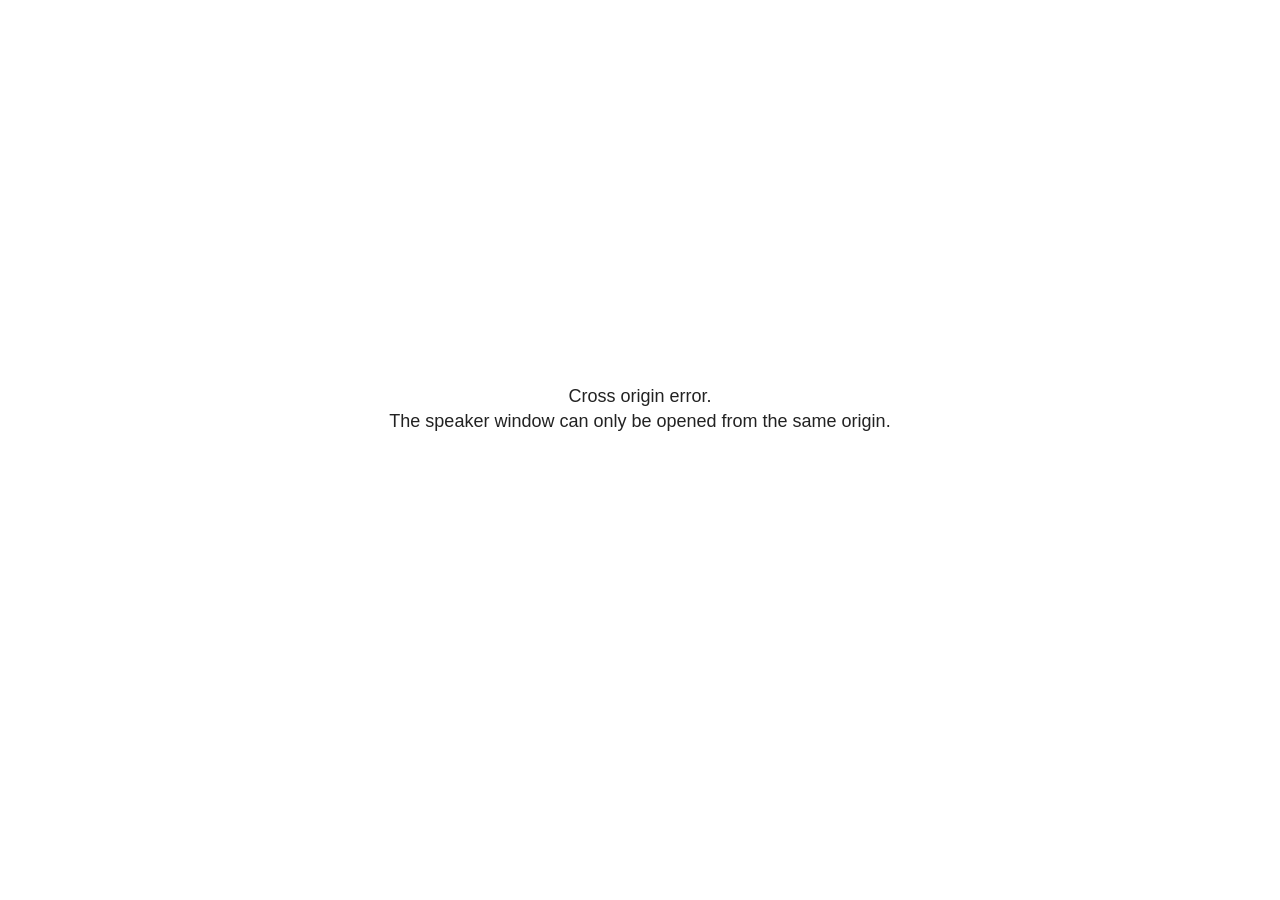
<file: docs/site_libs/revealjs/plugin/notes/speaker-view.html>
<!--
	NOTE: You need to build the notes plugin after making changes to this file.
-->
<html lang="en">
	<head>
		<meta charset="utf-8">

		<title>reveal.js - Speaker View</title>

		<style>
			body {
				font-family: Helvetica;
				font-size: 18px;
			}

			#current-slide,
			#upcoming-slide,
			#speaker-controls {
				padding: 6px;
				box-sizing: border-box;
				-moz-box-sizing: border-box;
			}

			#current-slide iframe,
			#upcoming-slide iframe {
				width: 100%;
				height: 100%;
				border: 1px solid #ddd;
			}

			#current-slide .label,
			#upcoming-slide .label {
				position: absolute;
				top: 10px;
				left: 10px;
				z-index: 2;
			}

			#connection-status {
				position: absolute;
				top: 0;
				left: 0;
				width: 100%;
				height: 100%;
				z-index: 20;
				padding: 30% 20% 20% 20%;
				font-size: 18px;
				color: #222;
				background: #fff;
				text-align: center;
				box-sizing: border-box;
				line-height: 1.4;
			}

			.overlay-element {
				height: 34px;
				line-height: 34px;
				padding: 0 10px;
				text-shadow: none;
				background: rgba( 220, 220, 220, 0.8 );
				color: #222;
				font-size: 14px;
			}

			.overlay-element.interactive:hover {
				background: rgba( 220, 220, 220, 1 );
			}

			#current-slide {
				position: absolute;
				width: 60%;
				height: 100%;
				top: 0;
				left: 0;
				padding-right: 0;
			}

			#upcoming-slide {
				position: absolute;
				width: 40%;
				height: 40%;
				right: 0;
				top: 0;
			}

			/* Speaker controls */
			#speaker-controls {
				position: absolute;
				top: 40%;
				right: 0;
				width: 40%;
				height: 60%;
				overflow: auto;
				font-size: 18px;
			}

				.speaker-controls-time.hidden,
				.speaker-controls-notes.hidden {
					display: none;
				}

				.speaker-controls-time .label,
				.speaker-controls-pace .label,
				.speaker-controls-notes .label {
					text-transform: uppercase;
					font-weight: normal;
					font-size: 0.66em;
					color: #666;
					margin: 0;
				}

				.speaker-controls-time, .speaker-controls-pace {
					border-bottom: 1px solid rgba( 200, 200, 200, 0.5 );
					margin-bottom: 10px;
					padding: 10px 16px;
					padding-bottom: 20px;
					cursor: pointer;
				}

				.speaker-controls-time .reset-button {
					opacity: 0;
					float: right;
					color: #666;
					text-decoration: none;
				}
				.speaker-controls-time:hover .reset-button {
					opacity: 1;
				}

				.speaker-controls-time .timer,
				.speaker-controls-time .clock {
					width: 50%;
				}

				.speaker-controls-time .timer,
				.speaker-controls-time .clock,
				.speaker-controls-time .pacing .hours-value,
				.speaker-controls-time .pacing .minutes-value,
				.speaker-controls-time .pacing .seconds-value {
					font-size: 1.9em;
				}

				.speaker-controls-time .timer {
					float: left;
				}

				.speaker-controls-time .clock {
					float: right;
					text-align: right;
				}

				.speaker-controls-time span.mute {
					opacity: 0.3;
				}

				.speaker-controls-time .pacing-title {
					margin-top: 5px;
				}

				.speaker-controls-time .pacing.ahead {
					color: blue;
				}

				.speaker-controls-time .pacing.on-track {
					color: green;
				}

				.speaker-controls-time .pacing.behind {
					color: red;
				}

				.speaker-controls-notes {
					padding: 10px 16px;
				}

				.speaker-controls-notes .value {
					margin-top: 5px;
					line-height: 1.4;
					font-size: 1.2em;
				}

			/* Layout selector */
			#speaker-layout {
				position: absolute;
				top: 10px;
				right: 10px;
				color: #222;
				z-index: 10;
			}
				#speaker-layout select {
					position: absolute;
					width: 100%;
					height: 100%;
					top: 0;
					left: 0;
					border: 0;
					box-shadow: 0;
					cursor: pointer;
					opacity: 0;

					font-size: 1em;
					background-color: transparent;

					-moz-appearance: none;
					-webkit-appearance: none;
					-webkit-tap-highlight-color: rgba(0, 0, 0, 0);
				}

				#speaker-layout select:focus {
					outline: none;
					box-shadow: none;
				}

			.clear {
				clear: both;
			}

			/* Speaker layout: Wide */
			body[data-speaker-layout="wide"] #current-slide,
			body[data-speaker-layout="wide"] #upcoming-slide {
				width: 50%;
				height: 45%;
				padding: 6px;
			}

			body[data-speaker-layout="wide"] #current-slide {
				top: 0;
				left: 0;
			}

			body[data-speaker-layout="wide"] #upcoming-slide {
				top: 0;
				left: 50%;
			}

			body[data-speaker-layout="wide"] #speaker-controls {
				top: 45%;
				left: 0;
				width: 100%;
				height: 50%;
				font-size: 1.25em;
			}

			/* Speaker layout: Tall */
			body[data-speaker-layout="tall"] #current-slide,
			body[data-speaker-layout="tall"] #upcoming-slide {
				width: 45%;
				height: 50%;
				padding: 6px;
			}

			body[data-speaker-layout="tall"] #current-slide {
				top: 0;
				left: 0;
			}

			body[data-speaker-layout="tall"] #upcoming-slide {
				top: 50%;
				left: 0;
			}

			body[data-speaker-layout="tall"] #speaker-controls {
				padding-top: 40px;
				top: 0;
				left: 45%;
				width: 55%;
				height: 100%;
				font-size: 1.25em;
			}

			/* Speaker layout: Notes only */
			body[data-speaker-layout="notes-only"] #current-slide,
			body[data-speaker-layout="notes-only"] #upcoming-slide {
				display: none;
			}

			body[data-speaker-layout="notes-only"] #speaker-controls {
				padding-top: 40px;
				top: 0;
				left: 0;
				width: 100%;
				height: 100%;
				font-size: 1.25em;
			}

			@media screen and (max-width: 1080px) {
				body[data-speaker-layout="default"] #speaker-controls {
					font-size: 16px;
				}
			}

			@media screen and (max-width: 900px) {
				body[data-speaker-layout="default"] #speaker-controls {
					font-size: 14px;
				}
			}

			@media screen and (max-width: 800px) {
				body[data-speaker-layout="default"] #speaker-controls {
					font-size: 12px;
				}
			}

		</style>
	</head>

	<body>

		<div id="connection-status">Loading speaker view...</div>

		<div id="current-slide"></div>
		<div id="upcoming-slide"><span class="overlay-element label">Upcoming</span></div>
		<div id="speaker-controls">
			<div class="speaker-controls-time">
				<h4 class="label">Time <span class="reset-button">Click to Reset</span></h4>
				<div class="clock">
					<span class="clock-value">0:00 AM</span>
				</div>
				<div class="timer">
					<span class="hours-value">00</span><span class="minutes-value">:00</span><span class="seconds-value">:00</span>
				</div>
				<div class="clear"></div>

				<h4 class="label pacing-title" style="display: none">Pacing – Time to finish current slide</h4>
				<div class="pacing" style="display: none">
					<span class="hours-value">00</span><span class="minutes-value">:00</span><span class="seconds-value">:00</span>
				</div>
			</div>

			<div class="speaker-controls-notes hidden">
				<h4 class="label">Notes</h4>
				<div class="value"></div>
			</div>
		</div>
		<div id="speaker-layout" class="overlay-element interactive">
			<span class="speaker-layout-label"></span>
			<select class="speaker-layout-dropdown"></select>
		</div>

		<script>

			(function() {

				var notes,
					notesValue,
					currentState,
					currentSlide,
					upcomingSlide,
					layoutLabel,
					layoutDropdown,
					pendingCalls = {},
					lastRevealApiCallId = 0,
					connected = false

				var connectionStatus = document.querySelector( '#connection-status' );

				var SPEAKER_LAYOUTS = {
					'default': 'Default',
					'wide': 'Wide',
					'tall': 'Tall',
					'notes-only': 'Notes only'
				};

				setupLayout();

				let openerOrigin;

				try {
					openerOrigin = window.opener.location.origin;
				}
				catch ( error ) { console.warn( error ) }

				// In order to prevent XSS, the speaker view will only run if its
				// opener has the same origin as itself
				if( window.location.origin !== openerOrigin ) {
					connectionStatus.innerHTML = 'Cross origin error.<br>The speaker window can only be opened from the same origin.';
					return;
				}

				var connectionTimeout = setTimeout( function() {
					connectionStatus.innerHTML = 'Error connecting to main window.<br>Please try closing and reopening the speaker view.';
				}, 5000 );

				window.addEventListener( 'message', function( event ) {

					// Validate the origin of all messages to avoid parsing messages
					// that aren't meant for us. Ignore when running off file:// so
					// that the speaker view continues to work without a web server.
					if( window.location.origin !== event.origin && window.location.origin !== 'file://' ) {
						return
					}

					clearTimeout( connectionTimeout );
					connectionStatus.style.display = 'none';

					var data = JSON.parse( event.data );

					// The overview mode is only useful to the reveal.js instance
					// where navigation occurs so we don't sync it
					if( data.state ) delete data.state.overview;

					// Messages sent by the notes plugin inside of the main window
					if( data && data.namespace === 'reveal-notes' ) {
						if( data.type === 'connect' ) {
							handleConnectMessage( data );
						}
						else if( data.type === 'state' ) {
							handleStateMessage( data );
						}
						else if( data.type === 'return' ) {
							pendingCalls[data.callId](data.result);
							delete pendingCalls[data.callId];
						}
					}
					// Messages sent by the reveal.js inside of the current slide preview
					else if( data && data.namespace === 'reveal' ) {
						if( /ready/.test( data.eventName ) ) {
							// Send a message back to notify that the handshake is complete
							window.opener.postMessage( JSON.stringify({ namespace: 'reveal-notes', type: 'connected'} ), '*' );
						}
						else if( /slidechanged|fragmentshown|fragmenthidden|paused|resumed/.test( data.eventName ) && currentState !== JSON.stringify( data.state ) ) {

							dispatchStateToMainWindow( data.state );

						}
					}

				} );

				/**
				 * Updates the presentation in the main window to match the state
				 * of the presentation in the notes window.
				 */
				const dispatchStateToMainWindow = debounce(( state ) => {
					window.opener.postMessage( JSON.stringify({ method: 'setState', args: [ state ]} ), '*' );
				}, 500);

				/**
				 * Asynchronously calls the Reveal.js API of the main frame.
				 */
				function callRevealApi( methodName, methodArguments, callback ) {

					var callId = ++lastRevealApiCallId;
					pendingCalls[callId] = callback;
					window.opener.postMessage( JSON.stringify( {
						namespace: 'reveal-notes',
						type: 'call',
						callId: callId,
						methodName: methodName,
						arguments: methodArguments
					} ), '*' );

				}

				/**
				 * Called when the main window is trying to establish a
				 * connection.
				 */
				function handleConnectMessage( data ) {

					if( connected === false ) {
						connected = true;

						setupIframes( data );
						setupKeyboard();
						setupNotes();
						setupTimer();
						setupHeartbeat();
					}

				}

				/**
				 * Called when the main window sends an updated state.
				 */
				function handleStateMessage( data ) {

					// Store the most recently set state to avoid circular loops
					// applying the same state
					currentState = JSON.stringify( data.state );

					// No need for updating the notes in case of fragment changes
					if ( data.notes ) {
						notes.classList.remove( 'hidden' );
						notesValue.style.whiteSpace = data.whitespace;
						if( data.markdown ) {
							notesValue.innerHTML = marked( data.notes );
						}
						else {
							notesValue.innerHTML = data.notes;
						}
					}
					else {
						notes.classList.add( 'hidden' );
					}

					// Update the note slides
					currentSlide.contentWindow.postMessage( JSON.stringify({ method: 'setState', args: [ data.state ] }), '*' );
					upcomingSlide.contentWindow.postMessage( JSON.stringify({ method: 'setState', args: [ data.state ] }), '*' );
					upcomingSlide.contentWindow.postMessage( JSON.stringify({ method: 'next' }), '*' );

				}

				// Limit to max one state update per X ms
				handleStateMessage = debounce( handleStateMessage, 200 );

				/**
				 * Forward keyboard events to the current slide window.
				 * This enables keyboard events to work even if focus
				 * isn't set on the current slide iframe.
				 *
				 * Block F5 default handling, it reloads and disconnects
				 * the speaker notes window.
				 */
				function setupKeyboard() {

					document.addEventListener( 'keydown', function( event ) {
						if( event.keyCode === 116 || ( event.metaKey && event.keyCode === 82 ) ) {
							event.preventDefault();
							return false;
						}
						currentSlide.contentWindow.postMessage( JSON.stringify({ method: 'triggerKey', args: [ event.keyCode ] }), '*' );
					} );

				}

				/**
				 * Creates the preview iframes.
				 */
				function setupIframes( data ) {

					var params = [
						'receiver',
						'progress=false',
						'history=false',
						'transition=none',
						'autoSlide=0',
						'backgroundTransition=none'
					].join( '&' );

					var urlSeparator = /\?/.test(data.url) ? '&' : '?';
					var hash = '#/' + data.state.indexh + '/' + data.state.indexv;
					var currentURL = data.url + urlSeparator + params + '&scrollActivationWidth=false&postMessageEvents=true' + hash;
					var upcomingURL = data.url + urlSeparator + params + '&scrollActivationWidth=false&controls=false' + hash;

					currentSlide = document.createElement( 'iframe' );
					currentSlide.setAttribute( 'width', 1280 );
					currentSlide.setAttribute( 'height', 1024 );
					currentSlide.setAttribute( 'src', currentURL );
					document.querySelector( '#current-slide' ).appendChild( currentSlide );

					upcomingSlide = document.createElement( 'iframe' );
					upcomingSlide.setAttribute( 'width', 640 );
					upcomingSlide.setAttribute( 'height', 512 );
					upcomingSlide.setAttribute( 'src', upcomingURL );
					document.querySelector( '#upcoming-slide' ).appendChild( upcomingSlide );

				}

				/**
				 * Setup the notes UI.
				 */
				function setupNotes() {

					notes = document.querySelector( '.speaker-controls-notes' );
					notesValue = document.querySelector( '.speaker-controls-notes .value' );

				}

				/**
				 * We send out a heartbeat at all times to ensure we can
				 * reconnect with the main presentation window after reloads.
				 */
				function setupHeartbeat() {

					setInterval( () => {
						window.opener.postMessage( JSON.stringify({ namespace: 'reveal-notes', type: 'heartbeat'} ), '*' );
					}, 1000 );

				}

				function getTimings( callback ) {

					callRevealApi( 'getSlidesAttributes', [], function ( slideAttributes ) {
						callRevealApi( 'getConfig', [], function ( config ) {
							var totalTime = config.totalTime;
							var minTimePerSlide = config.minimumTimePerSlide || 0;
							var defaultTiming = config.defaultTiming;
							if ((defaultTiming == null) && (totalTime == null)) {
								callback(null);
								return;
							}
							// Setting totalTime overrides defaultTiming
							if (totalTime) {
								defaultTiming = 0;
							}
							var timings = [];
							for ( var i in slideAttributes ) {
								var slide = slideAttributes[ i ];
								var timing = defaultTiming;
								if( slide.hasOwnProperty( 'data-timing' )) {
									var t = slide[ 'data-timing' ];
									timing = parseInt(t);
									if( isNaN(timing) ) {
										console.warn("Could not parse timing '" + t + "' of slide " + i + "; using default of " + defaultTiming);
										timing = defaultTiming;
									}
								}
								timings.push(timing);
							}
							if ( totalTime ) {
								// After we've allocated time to individual slides, we summarize it and
								// subtract it from the total time
								var remainingTime = totalTime - timings.reduce( function(a, b) { return a + b; }, 0 );
								// The remaining time is divided by the number of slides that have 0 seconds
								// allocated at the moment, giving the average time-per-slide on the remaining slides
								var remainingSlides = (timings.filter( function(x) { return x == 0 }) ).length
								var timePerSlide = Math.round( remainingTime / remainingSlides, 0 )
								// And now we replace every zero-value timing with that average
								timings = timings.map( function(x) { return (x==0 ? timePerSlide : x) } );
							}
							var slidesUnderMinimum = timings.filter( function(x) { return (x < minTimePerSlide) } ).length
							if ( slidesUnderMinimum ) {
								message = "The pacing time for " + slidesUnderMinimum + " slide(s) is under the configured minimum of " + minTimePerSlide + " seconds. Check the data-timing attribute on individual slides, or consider increasing the totalTime or minimumTimePerSlide configuration options (or removing some slides).";
								alert(message);
							}
							callback( timings );
						} );
					} );

				}

				/**
				 * Return the number of seconds allocated for presenting
				 * all slides up to and including this one.
				 */
				function getTimeAllocated( timings, callback ) {

					callRevealApi( 'getSlidePastCount', [], function ( currentSlide ) {
						var allocated = 0;
						for (var i in timings.slice(0, currentSlide + 1)) {
							allocated += timings[i];
						}
						callback( allocated );
					} );

				}

				/**
				 * Create the timer and clock and start updating them
				 * at an interval.
				 */
				function setupTimer() {

					var start = new Date(),
					timeEl = document.querySelector( '.speaker-controls-time' ),
					clockEl = timeEl.querySelector( '.clock-value' ),
					hoursEl = timeEl.querySelector( '.hours-value' ),
					minutesEl = timeEl.querySelector( '.minutes-value' ),
					secondsEl = timeEl.querySelector( '.seconds-value' ),
					pacingTitleEl = timeEl.querySelector( '.pacing-title' ),
					pacingEl = timeEl.querySelector( '.pacing' ),
					pacingHoursEl = pacingEl.querySelector( '.hours-value' ),
					pacingMinutesEl = pacingEl.querySelector( '.minutes-value' ),
					pacingSecondsEl = pacingEl.querySelector( '.seconds-value' );

					var timings = null;
					getTimings( function ( _timings ) {

						timings = _timings;
						if (_timings !== null) {
							pacingTitleEl.style.removeProperty('display');
							pacingEl.style.removeProperty('display');
						}

						// Update once directly
						_updateTimer();

						// Then update every second
						setInterval( _updateTimer, 1000 );

					} );


					function _resetTimer() {

						if (timings == null) {
							start = new Date();
							_updateTimer();
						}
						else {
							// Reset timer to beginning of current slide
							getTimeAllocated( timings, function ( slideEndTimingSeconds ) {
								var slideEndTiming = slideEndTimingSeconds * 1000;
								callRevealApi( 'getSlidePastCount', [], function ( currentSlide ) {
									var currentSlideTiming = timings[currentSlide] * 1000;
									var previousSlidesTiming = slideEndTiming - currentSlideTiming;
									var now = new Date();
									start = new Date(now.getTime() - previousSlidesTiming);
									_updateTimer();
								} );
							} );
						}

					}

					timeEl.addEventListener( 'click', function() {
						_resetTimer();
						return false;
					} );

					function _displayTime( hrEl, minEl, secEl, time) {

						var sign = Math.sign(time) == -1 ? "-" : "";
						time = Math.abs(Math.round(time / 1000));
						var seconds = time % 60;
						var minutes = Math.floor( time / 60 ) % 60 ;
						var hours = Math.floor( time / ( 60 * 60 )) ;
						hrEl.innerHTML = sign + zeroPadInteger( hours );
						if (hours == 0) {
							hrEl.classList.add( 'mute' );
						}
						else {
							hrEl.classList.remove( 'mute' );
						}
						minEl.innerHTML = ':' + zeroPadInteger( minutes );
						if (hours == 0 && minutes == 0) {
							minEl.classList.add( 'mute' );
						}
						else {
							minEl.classList.remove( 'mute' );
						}
						secEl.innerHTML = ':' + zeroPadInteger( seconds );
					}

					function _updateTimer() {

						var diff, hours, minutes, seconds,
						now = new Date();

						diff = now.getTime() - start.getTime();

						clockEl.innerHTML = now.toLocaleTimeString( 'en-US', { hour12: true, hour: '2-digit', minute:'2-digit' } );
						_displayTime( hoursEl, minutesEl, secondsEl, diff );
						if (timings !== null) {
							_updatePacing(diff);
						}

					}

					function _updatePacing(diff) {

						getTimeAllocated( timings, function ( slideEndTimingSeconds ) {
							var slideEndTiming = slideEndTimingSeconds * 1000;

							callRevealApi( 'getSlidePastCount', [], function ( currentSlide ) {
								var currentSlideTiming = timings[currentSlide] * 1000;
								var timeLeftCurrentSlide = slideEndTiming - diff;
								if (timeLeftCurrentSlide < 0) {
									pacingEl.className = 'pacing behind';
								}
								else if (timeLeftCurrentSlide < currentSlideTiming) {
									pacingEl.className = 'pacing on-track';
								}
								else {
									pacingEl.className = 'pacing ahead';
								}
								_displayTime( pacingHoursEl, pacingMinutesEl, pacingSecondsEl, timeLeftCurrentSlide );
							} );
						} );
					}

				}

				/**
				 * Sets up the speaker view layout and layout selector.
				 */
				function setupLayout() {

					layoutDropdown = document.querySelector( '.speaker-layout-dropdown' );
					layoutLabel = document.querySelector( '.speaker-layout-label' );

					// Render the list of available layouts
					for( var id in SPEAKER_LAYOUTS ) {
						var option = document.createElement( 'option' );
						option.setAttribute( 'value', id );
						option.textContent = SPEAKER_LAYOUTS[ id ];
						layoutDropdown.appendChild( option );
					}

					// Monitor the dropdown for changes
					layoutDropdown.addEventListener( 'change', function( event ) {

						setLayout( layoutDropdown.value );

					}, false );

					// Restore any currently persisted layout
					setLayout( getLayout() );

				}

				/**
				 * Sets a new speaker view layout. The layout is persisted
				 * in local storage.
				 */
				function setLayout( value ) {

					var title = SPEAKER_LAYOUTS[ value ];

					layoutLabel.innerHTML = 'Layout' + ( title ? ( ': ' + title ) : '' );
					layoutDropdown.value = value;

					document.body.setAttribute( 'data-speaker-layout', value );

					// Persist locally
					if( supportsLocalStorage() ) {
						window.localStorage.setItem( 'reveal-speaker-layout', value );
					}

				}

				/**
				 * Returns the ID of the most recently set speaker layout
				 * or our default layout if none has been set.
				 */
				function getLayout() {

					if( supportsLocalStorage() ) {
						var layout = window.localStorage.getItem( 'reveal-speaker-layout' );
						if( layout ) {
							return layout;
						}
					}

					// Default to the first record in the layouts hash
					for( var id in SPEAKER_LAYOUTS ) {
						return id;
					}

				}

				function supportsLocalStorage() {

					try {
						localStorage.setItem('test', 'test');
						localStorage.removeItem('test');
						return true;
					}
					catch( e ) {
						return false;
					}

				}

				function zeroPadInteger( num ) {

					var str = '00' + parseInt( num );
					return str.substring( str.length - 2 );

				}

				/**
				 * Limits the frequency at which a function can be called.
				 */
				function debounce( fn, ms ) {

					var lastTime = 0,
						timeout;

					return function() {

						var args = arguments;
						var context = this;

						clearTimeout( timeout );

						var timeSinceLastCall = Date.now() - lastTime;
						if( timeSinceLastCall > ms ) {
							fn.apply( context, args );
							lastTime = Date.now();
						}
						else {
							timeout = setTimeout( function() {
								fn.apply( context, args );
								lastTime = Date.now();
							}, ms - timeSinceLastCall );
						}

					}

				}

			})();

		</script>
	</body>
</html>
</file>
<file: docs/site_libs/quarto-html/tippy.css>
.tippy-box[data-animation=fade][data-state=hidden]{opacity:0}[data-tippy-root]{max-width:calc(100vw - 10px)}.tippy-box{position:relative;background-color:#333;color:#fff;border-radius:4px;font-size:14px;line-height:1.4;white-space:normal;outline:0;transition-property:transform,visibility,opacity}.tippy-box[data-placement^=top]>.tippy-arrow{bottom:0}.tippy-box[data-placement^=top]>.tippy-arrow:before{bottom:-7px;left:0;border-width:8px 8px 0;border-top-color:initial;transform-origin:center top}.tippy-box[data-placement^=bottom]>.tippy-arrow{top:0}.tippy-box[data-placement^=bottom]>.tippy-arrow:before{top:-7px;left:0;border-width:0 8px 8px;border-bottom-color:initial;transform-origin:center bottom}.tippy-box[data-placement^=left]>.tippy-arrow{right:0}.tippy-box[data-placement^=left]>.tippy-arrow:before{border-width:8px 0 8px 8px;border-left-color:initial;right:-7px;transform-origin:center left}.tippy-box[data-placement^=right]>.tippy-arrow{left:0}.tippy-box[data-placement^=right]>.tippy-arrow:before{left:-7px;border-width:8px 8px 8px 0;border-right-color:initial;transform-origin:center right}.tippy-box[data-inertia][data-state=visible]{transition-timing-function:cubic-bezier(.54,1.5,.38,1.11)}.tippy-arrow{width:16px;height:16px;color:#333}.tippy-arrow:before{content:"";position:absolute;border-color:transparent;border-style:solid}.tippy-content{position:relative;padding:5px 9px;z-index:1}
</file>
<file: docs/site_libs/quarto-html/quarto-syntax-highlighting-dark-ca1cb3032aa6b9181247695f27e2facc.css>
/* quarto syntax highlight colors */
:root {
  --quarto-hl-al-color: #f07178;
  --quarto-hl-an-color: #d4d0ab;
  --quarto-hl-at-color: #00e0e0;
  --quarto-hl-bn-color: #d4d0ab;
  --quarto-hl-bu-color: #abe338;
  --quarto-hl-ch-color: #abe338;
  --quarto-hl-co-color: #f8f8f2;
  --quarto-hl-cv-color: #ffd700;
  --quarto-hl-cn-color: #ffd700;
  --quarto-hl-cf-color: #ffa07a;
  --quarto-hl-dt-color: #ffa07a;
  --quarto-hl-dv-color: #d4d0ab;
  --quarto-hl-do-color: #f8f8f2;
  --quarto-hl-er-color: #f07178;
  --quarto-hl-ex-color: #00e0e0;
  --quarto-hl-fl-color: #d4d0ab;
  --quarto-hl-fu-color: #ffa07a;
  --quarto-hl-im-color: #abe338;
  --quarto-hl-in-color: #d4d0ab;
  --quarto-hl-kw-color: #ffa07a;
  --quarto-hl-op-color: #ffa07a;
  --quarto-hl-ot-color: #00e0e0;
  --quarto-hl-pp-color: #dcc6e0;
  --quarto-hl-re-color: #00e0e0;
  --quarto-hl-sc-color: #abe338;
  --quarto-hl-ss-color: #abe338;
  --quarto-hl-st-color: #abe338;
  --quarto-hl-va-color: #00e0e0;
  --quarto-hl-vs-color: #abe338;
  --quarto-hl-wa-color: #dcc6e0;
}

/* other quarto variables */
:root {
  --quarto-font-monospace: SFMono-Regular, Menlo, Monaco, Consolas, "Liberation Mono", "Courier New", monospace;
}

/* syntax highlight based on Pandoc's rules */
pre > code.sourceCode > span {
  color: #f8f8f2;
}

code.sourceCode > span {
  color: #f8f8f2;
}

div.sourceCode,
div.sourceCode pre.sourceCode {
  color: #f8f8f2;
}

/* Normal */
code span {
  color: #f8f8f2;
}

/* Alert */
code span.al {
  color: #f07178;
}

/* Annotation */
code span.an {
  color: #d4d0ab;
}

/* Attribute */
code span.at {
  color: #00e0e0;
}

/* BaseN */
code span.bn {
  color: #d4d0ab;
}

/* BuiltIn */
code span.bu {
  color: #abe338;
}

/* ControlFlow */
code span.cf {
  font-weight: bold;
  color: #ffa07a;
}

/* Char */
code span.ch {
  color: #abe338;
}

/* Constant */
code span.cn {
  color: #ffd700;
}

/* Comment */
code span.co {
  font-style: italic;
  color: #f8f8f2;
}

/* CommentVar */
code span.cv {
  color: #ffd700;
}

/* Documentation */
code span.do {
  color: #f8f8f2;
}

/* DataType */
code span.dt {
  color: #ffa07a;
}

/* DecVal */
code span.dv {
  color: #d4d0ab;
}

/* Error */
code span.er {
  color: #f07178;
  text-decoration: underline;
}

/* Extension */
code span.ex {
  font-weight: bold;
  color: #00e0e0;
}

/* Float */
code span.fl {
  color: #d4d0ab;
}

/* Function */
code span.fu {
  color: #ffa07a;
}

/* Import */
code span.im {
  color: #abe338;
}

/* Information */
code span.in {
  color: #d4d0ab;
}

/* Keyword */
code span.kw {
  font-weight: bold;
  color: #ffa07a;
}

/* Operator */
code span.op {
  color: #ffa07a;
}

/* Other */
code span.ot {
  color: #00e0e0;
}

/* Preprocessor */
code span.pp {
  color: #dcc6e0;
}

/* RegionMarker */
code span.re {
  background-color: #f8f8f2;
  color: #00e0e0;
}

/* SpecialChar */
code span.sc {
  color: #abe338;
}

/* SpecialString */
code span.ss {
  color: #abe338;
}

/* String */
code span.st {
  color: #abe338;
}

/* Variable */
code span.va {
  color: #00e0e0;
}

/* VerbatimString */
code span.vs {
  color: #abe338;
}

/* Warning */
code span.wa {
  color: #dcc6e0;
}

.prevent-inlining {
  content: "</";
}

/*# sourceMappingURL=5468c00f2258d02c5496e5d2350c1c34.css.map */
</file>
<file: Dashboard/Dashboard_files/libs/quarto-html/tippy.css>
.tippy-box[data-animation=fade][data-state=hidden]{opacity:0}[data-tippy-root]{max-width:calc(100vw - 10px)}.tippy-box{position:relative;background-color:#333;color:#fff;border-radius:4px;font-size:14px;line-height:1.4;white-space:normal;outline:0;transition-property:transform,visibility,opacity}.tippy-box[data-placement^=top]>.tippy-arrow{bottom:0}.tippy-box[data-placement^=top]>.tippy-arrow:before{bottom:-7px;left:0;border-width:8px 8px 0;border-top-color:initial;transform-origin:center top}.tippy-box[data-placement^=bottom]>.tippy-arrow{top:0}.tippy-box[data-placement^=bottom]>.tippy-arrow:before{top:-7px;left:0;border-width:0 8px 8px;border-bottom-color:initial;transform-origin:center bottom}.tippy-box[data-placement^=left]>.tippy-arrow{right:0}.tippy-box[data-placement^=left]>.tippy-arrow:before{border-width:8px 0 8px 8px;border-left-color:initial;right:-7px;transform-origin:center left}.tippy-box[data-placement^=right]>.tippy-arrow{left:0}.tippy-box[data-placement^=right]>.tippy-arrow:before{left:-7px;border-width:8px 8px 8px 0;border-right-color:initial;transform-origin:center right}.tippy-box[data-inertia][data-state=visible]{transition-timing-function:cubic-bezier(.54,1.5,.38,1.11)}.tippy-arrow{width:16px;height:16px;color:#333}.tippy-arrow:before{content:"";position:absolute;border-color:transparent;border-style:solid}.tippy-content{position:relative;padding:5px 9px;z-index:1}
</file>
<file: Dashboard/Dashboard_files/libs/quarto-html/quarto-syntax-highlighting-067f8ab80d092ae3595f7402c2c9b667.css>
/* quarto syntax highlight colors */
:root {
  --quarto-hl-ot-color: #003B4F;
  --quarto-hl-at-color: #657422;
  --quarto-hl-ss-color: #20794D;
  --quarto-hl-an-color: #5E5E5E;
  --quarto-hl-fu-color: #4758AB;
  --quarto-hl-st-color: #20794D;
  --quarto-hl-cf-color: #003B4F;
  --quarto-hl-op-color: #5E5E5E;
  --quarto-hl-er-color: #AD0000;
  --quarto-hl-bn-color: #AD0000;
  --quarto-hl-al-color: #AD0000;
  --quarto-hl-va-color: #111111;
  --quarto-hl-bu-color: inherit;
  --quarto-hl-ex-color: inherit;
  --quarto-hl-pp-color: #AD0000;
  --quarto-hl-in-color: #5E5E5E;
  --quarto-hl-vs-color: #20794D;
  --quarto-hl-wa-color: #5E5E5E;
  --quarto-hl-do-color: #5E5E5E;
  --quarto-hl-im-color: #00769E;
  --quarto-hl-ch-color: #20794D;
  --quarto-hl-dt-color: #AD0000;
  --quarto-hl-fl-color: #AD0000;
  --quarto-hl-co-color: #5E5E5E;
  --quarto-hl-cv-color: #5E5E5E;
  --quarto-hl-cn-color: #8f5902;
  --quarto-hl-sc-color: #5E5E5E;
  --quarto-hl-dv-color: #AD0000;
  --quarto-hl-kw-color: #003B4F;
}

/* other quarto variables */
:root {
  --quarto-font-monospace: SFMono-Regular, Menlo, Monaco, Consolas, "Liberation Mono", "Courier New", monospace;
}

/* syntax highlight based on Pandoc's rules */
pre > code.sourceCode > span {
  color: #003B4F;
}

code.sourceCode > span {
  color: #003B4F;
}

div.sourceCode,
div.sourceCode pre.sourceCode {
  color: #003B4F;
}

/* Normal */
code span {
  color: #003B4F;
}

/* Alert */
code span.al {
  color: #AD0000;
  font-style: inherit;
}

/* Annotation */
code span.an {
  color: #5E5E5E;
  font-style: inherit;
}

/* Attribute */
code span.at {
  color: #657422;
  font-style: inherit;
}

/* BaseN */
code span.bn {
  color: #AD0000;
  font-style: inherit;
}

/* BuiltIn */
code span.bu {
  font-style: inherit;
}

/* ControlFlow */
code span.cf {
  color: #003B4F;
  font-weight: bold;
  font-style: inherit;
}

/* Char */
code span.ch {
  color: #20794D;
  font-style: inherit;
}

/* Constant */
code span.cn {
  color: #8f5902;
  font-style: inherit;
}

/* Comment */
code span.co {
  color: #5E5E5E;
  font-style: inherit;
}

/* CommentVar */
code span.cv {
  color: #5E5E5E;
  font-style: italic;
}

/* Documentation */
code span.do {
  color: #5E5E5E;
  font-style: italic;
}

/* DataType */
code span.dt {
  color: #AD0000;
  font-style: inherit;
}

/* DecVal */
code span.dv {
  color: #AD0000;
  font-style: inherit;
}

/* Error */
code span.er {
  color: #AD0000;
  font-style: inherit;
}

/* Extension */
code span.ex {
  font-style: inherit;
}

/* Float */
code span.fl {
  color: #AD0000;
  font-style: inherit;
}

/* Function */
code span.fu {
  color: #4758AB;
  font-style: inherit;
}

/* Import */
code span.im {
  color: #00769E;
  font-style: inherit;
}

/* Information */
code span.in {
  color: #5E5E5E;
  font-style: inherit;
}

/* Keyword */
code span.kw {
  color: #003B4F;
  font-weight: bold;
  font-style: inherit;
}

/* Operator */
code span.op {
  color: #5E5E5E;
  font-style: inherit;
}

/* Other */
code span.ot {
  color: #003B4F;
  font-style: inherit;
}

/* Preprocessor */
code span.pp {
  color: #AD0000;
  font-style: inherit;
}

/* SpecialChar */
code span.sc {
  color: #5E5E5E;
  font-style: inherit;
}

/* SpecialString */
code span.ss {
  color: #20794D;
  font-style: inherit;
}

/* String */
code span.st {
  color: #20794D;
  font-style: inherit;
}

/* Variable */
code span.va {
  color: #111111;
  font-style: inherit;
}

/* VerbatimString */
code span.vs {
  color: #20794D;
  font-style: inherit;
}

/* Warning */
code span.wa {
  color: #5E5E5E;
  font-style: italic;
}

.prevent-inlining {
  content: "</";
}

/*# sourceMappingURL=a5a4cf37d387095e188c0de21a92ae1b.css.map */
</file>
<file: Dashboard/Dashboard_files/libs/quarto-html/quarto-syntax-highlighting-dark-ca1cb3032aa6b9181247695f27e2facc.css>
/* quarto syntax highlight colors */
:root {
  --quarto-hl-al-color: #f07178;
  --quarto-hl-an-color: #d4d0ab;
  --quarto-hl-at-color: #00e0e0;
  --quarto-hl-bn-color: #d4d0ab;
  --quarto-hl-bu-color: #abe338;
  --quarto-hl-ch-color: #abe338;
  --quarto-hl-co-color: #f8f8f2;
  --quarto-hl-cv-color: #ffd700;
  --quarto-hl-cn-color: #ffd700;
  --quarto-hl-cf-color: #ffa07a;
  --quarto-hl-dt-color: #ffa07a;
  --quarto-hl-dv-color: #d4d0ab;
  --quarto-hl-do-color: #f8f8f2;
  --quarto-hl-er-color: #f07178;
  --quarto-hl-ex-color: #00e0e0;
  --quarto-hl-fl-color: #d4d0ab;
  --quarto-hl-fu-color: #ffa07a;
  --quarto-hl-im-color: #abe338;
  --quarto-hl-in-color: #d4d0ab;
  --quarto-hl-kw-color: #ffa07a;
  --quarto-hl-op-color: #ffa07a;
  --quarto-hl-ot-color: #00e0e0;
  --quarto-hl-pp-color: #dcc6e0;
  --quarto-hl-re-color: #00e0e0;
  --quarto-hl-sc-color: #abe338;
  --quarto-hl-ss-color: #abe338;
  --quarto-hl-st-color: #abe338;
  --quarto-hl-va-color: #00e0e0;
  --quarto-hl-vs-color: #abe338;
  --quarto-hl-wa-color: #dcc6e0;
}

/* other quarto variables */
:root {
  --quarto-font-monospace: SFMono-Regular, Menlo, Monaco, Consolas, "Liberation Mono", "Courier New", monospace;
}

/* syntax highlight based on Pandoc's rules */
pre > code.sourceCode > span {
  color: #f8f8f2;
}

code.sourceCode > span {
  color: #f8f8f2;
}

div.sourceCode,
div.sourceCode pre.sourceCode {
  color: #f8f8f2;
}

/* Normal */
code span {
  color: #f8f8f2;
}

/* Alert */
code span.al {
  color: #f07178;
}

/* Annotation */
code span.an {
  color: #d4d0ab;
}

/* Attribute */
code span.at {
  color: #00e0e0;
}

/* BaseN */
code span.bn {
  color: #d4d0ab;
}

/* BuiltIn */
code span.bu {
  color: #abe338;
}

/* ControlFlow */
code span.cf {
  font-weight: bold;
  color: #ffa07a;
}

/* Char */
code span.ch {
  color: #abe338;
}

/* Constant */
code span.cn {
  color: #ffd700;
}

/* Comment */
code span.co {
  font-style: italic;
  color: #f8f8f2;
}

/* CommentVar */
code span.cv {
  color: #ffd700;
}

/* Documentation */
code span.do {
  color: #f8f8f2;
}

/* DataType */
code span.dt {
  color: #ffa07a;
}

/* DecVal */
code span.dv {
  color: #d4d0ab;
}

/* Error */
code span.er {
  color: #f07178;
  text-decoration: underline;
}

/* Extension */
code span.ex {
  font-weight: bold;
  color: #00e0e0;
}

/* Float */
code span.fl {
  color: #d4d0ab;
}

/* Function */
code span.fu {
  color: #ffa07a;
}

/* Import */
code span.im {
  color: #abe338;
}

/* Information */
code span.in {
  color: #d4d0ab;
}

/* Keyword */
code span.kw {
  font-weight: bold;
  color: #ffa07a;
}

/* Operator */
code span.op {
  color: #ffa07a;
}

/* Other */
code span.ot {
  color: #00e0e0;
}

/* Preprocessor */
code span.pp {
  color: #dcc6e0;
}

/* RegionMarker */
code span.re {
  background-color: #f8f8f2;
  color: #00e0e0;
}

/* SpecialChar */
code span.sc {
  color: #abe338;
}

/* SpecialString */
code span.ss {
  color: #abe338;
}

/* String */
code span.st {
  color: #abe338;
}

/* Variable */
code span.va {
  color: #00e0e0;
}

/* VerbatimString */
code span.vs {
  color: #abe338;
}

/* Warning */
code span.wa {
  color: #dcc6e0;
}

.prevent-inlining {
  content: "</";
}

/*# sourceMappingURL=5468c00f2258d02c5496e5d2350c1c34.css.map */
</file>
